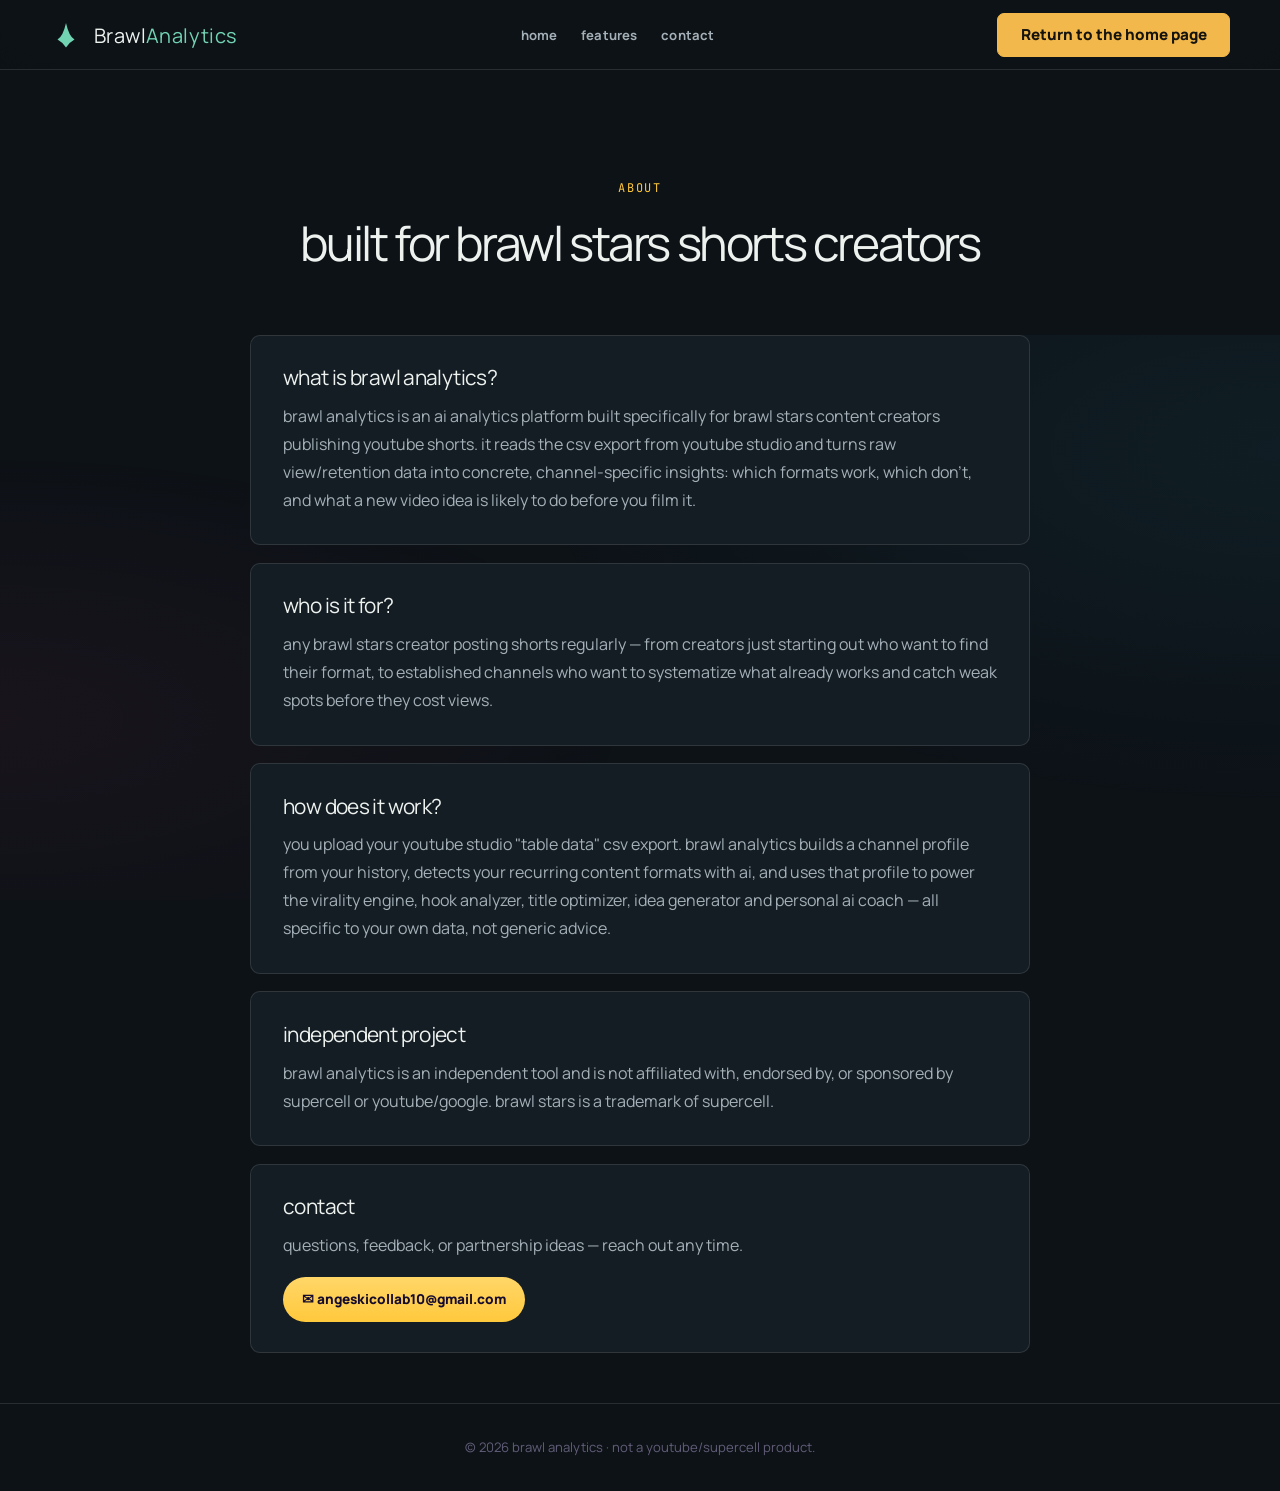
<file: about.html>
<!DOCTYPE html>
<html lang="en">
<head>
<meta charset="UTF-8">
<meta name="viewport" content="width=device-width, initial-scale=1.0">
<title>About | Brawl Analytics</title>
<meta name="description" content="Brawl Analytics is an AI analytics platform built for Brawl Stars YouTube Shorts creators. Learn what it is, who it's for, and how it works.">
<link rel="canonical" href="https://brawl-analytics-official.vercel.app/about.html">    <link rel="icon" href="assets/favicon.svg" type="image/svg+xml">
<link rel="preconnect" href="https://fonts.googleapis.com">
<link rel="preconnect" href="https://fonts.gstatic.com" crossorigin>
<link href="https://fonts.googleapis.com/css2?family=Manrope:wght@400;500;600;700;800&family=JetBrains+Mono:wght@400;500;600;700&display=swap" rel="stylesheet">
<link rel="stylesheet" href="css/css_variables.css">
<link rel="stylesheet" href="css/css_reset.css">
<link rel="stylesheet" href="css/css_layout.css">
<link rel="stylesheet" href="css/css_buttons.css">
<link rel="stylesheet" href="css/css_navbar.css">
<style>
:root{
    --bg:#150B2E; --surface:#1F1240; --primary:#FFC93C; --primary-hover:#FFD668;
    --success:#3EDC9A; --text:#F4F0FF; --muted:#A79BC9;
    --faded:rgba(167,155,201,.55); --border:rgba(244,240,255,.12);
    --font-display:'Plus Jakarta Sans',sans-serif; --font-body:'Manrope',sans-serif; --font-mono:'JetBrains Mono',monospace;
}
*,*::before,*::after{margin:0;padding:0;box-sizing:border-box}
html{scroll-behavior:smooth}
body{
    background:radial-gradient(circle at 12% -10%, rgba(61,220,255,.09), transparent 45%),
        radial-gradient(circle at 100% 0%, rgba(255,201,60,.08), transparent 40%), var(--bg);
    color:var(--text); font-family:var(--font-body); line-height:1.75; -webkit-font-smoothing:antialiased;
}
a{color:var(--secondary)}
.container{width:min(100% - 2.5rem,780px);margin-inline:auto}
.hero{padding:4.5rem 0 2rem;text-align:center}
.eyebrow{display:inline-block;font-family:var(--font-mono);font-size:.75rem;letter-spacing:.14em;text-transform:uppercase;color:var(--primary);margin-bottom:1rem}
.hero h1{font-family:var(--font-display);font-size:clamp(2rem,5vw,3rem);margin-bottom:1rem}
section.card{
    background:linear-gradient(160deg,rgba(31,18,64,.7),rgba(22,13,47,.7));
    border:1px solid var(--border);border-radius:18px;padding:1.9rem 2rem;margin-bottom:1.1rem;
}
section.card h2{font-family:var(--font-display);font-size:1.3rem;margin-bottom:.75rem}
section.card p{color:var(--muted);margin-bottom:.75rem}
section.card p:last-child{margin-bottom:0}
.mail-btn{display:inline-flex;align-items:center;gap:.5rem;margin-top:.4rem;background:linear-gradient(180deg,var(--primary-hover),var(--primary));color:#150B2E;font-weight:800;font-size:.85rem;padding:.65rem 1.2rem;border-radius:999px;text-decoration:none}
footer{border-top:1px solid var(--border);padding:2rem 0;color:var(--faded);font-size:.82rem;text-align:center;margin-top:2rem}
</style>
<link rel="stylesheet" href="css/css_design_refresh.css">
</head>
<body>
<header id="navbar" class="navbar">
    <div class="navbar__inner">
        <a href="index.html" class="logo">
            <img src="assets/favicon.svg" alt="Brawl Analytics logo" width="32" height="32">
            <span class="logo__text">Brawl<strong>Analytics</strong></span>
        </a>
        <nav class="navlinks">
            <a href="index.html">Home</a>
            <a href="features.html">Features</a>
            <a href="https://mail.google.com/mail/?view=cm&fs=1&to=angeskicollab10@gmail.com" target="_blank" rel="noopener">Contact</a>
        </nav>
        <div class="navbar__actions">
            <a href="index.html" class="btn btn-primary">Return to the home page</a>
        </div>
    </div>
</header>

<section class="hero">
    <div class="container">
        <span class="eyebrow">About</span>
        <h1>Built for Brawl Stars Shorts creators</h1>
    </div>
</section>

<div class="container">

    <section class="card">
        <h2>What is Brawl Analytics?</h2>
        <p>Brawl Analytics is an AI analytics platform built specifically for Brawl Stars content creators publishing YouTube Shorts. It reads the CSV export from YouTube Studio and turns raw view/retention data into concrete, channel-specific insights: which formats work, which don't, and what a new video idea is likely to do before you film it.</p>
    </section>

    <section class="card">
        <h2>Who is it for?</h2>
        <p>Any Brawl Stars creator posting Shorts regularly — from creators just starting out who want to find their format, to established channels who want to systematize what already works and catch weak spots before they cost views.</p>
    </section>

    <section class="card">
        <h2>How does it work?</h2>
        <p>You upload your YouTube Studio "Table data" CSV export. Brawl Analytics builds a Channel Profile from your history, detects your recurring content formats with AI, and uses that profile to power the Virality Engine, Hook Analyzer, Title Optimizer, Idea Generator and Personal AI Coach — all specific to your own data, not generic advice.</p>
    </section>

    <section class="card">
        <h2>Independent project</h2>
        <p>Brawl Analytics is an independent tool and is not affiliated with, endorsed by, or sponsored by Supercell or YouTube/Google. Brawl Stars is a trademark of Supercell.</p>
    </section>

    <section class="card">
        <h2>Contact</h2>
        <p>Questions, feedback, or partnership ideas — reach out any time.</p>
        <a class="mail-btn" href="https://mail.google.com/mail/?view=cm&fs=1&to=angeskicollab10@gmail.com" target="_blank" rel="noopener">✉ angeskicollab10@gmail.com</a>
    </section>

</div>

<footer>© 2026 Brawl Analytics · Not a YouTube/Supercell product.</footer>

</body>
</html>
</file>
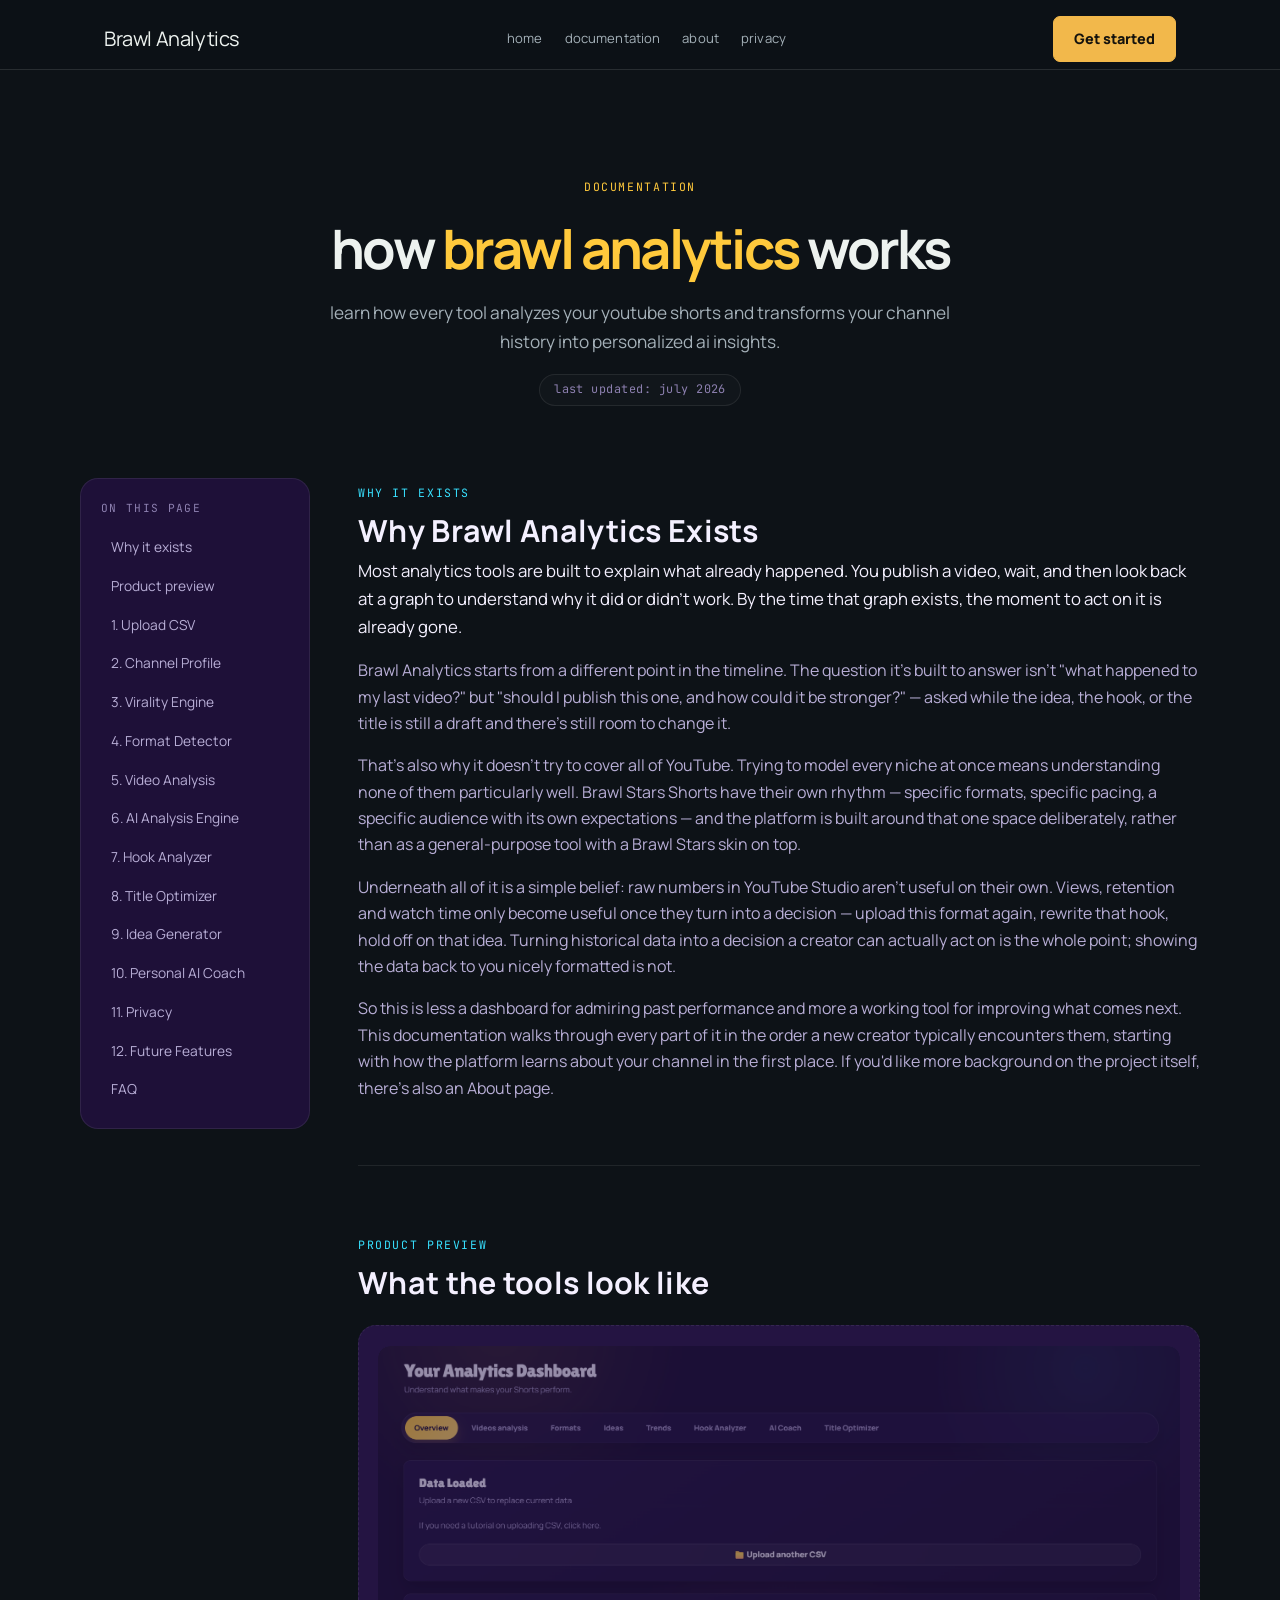
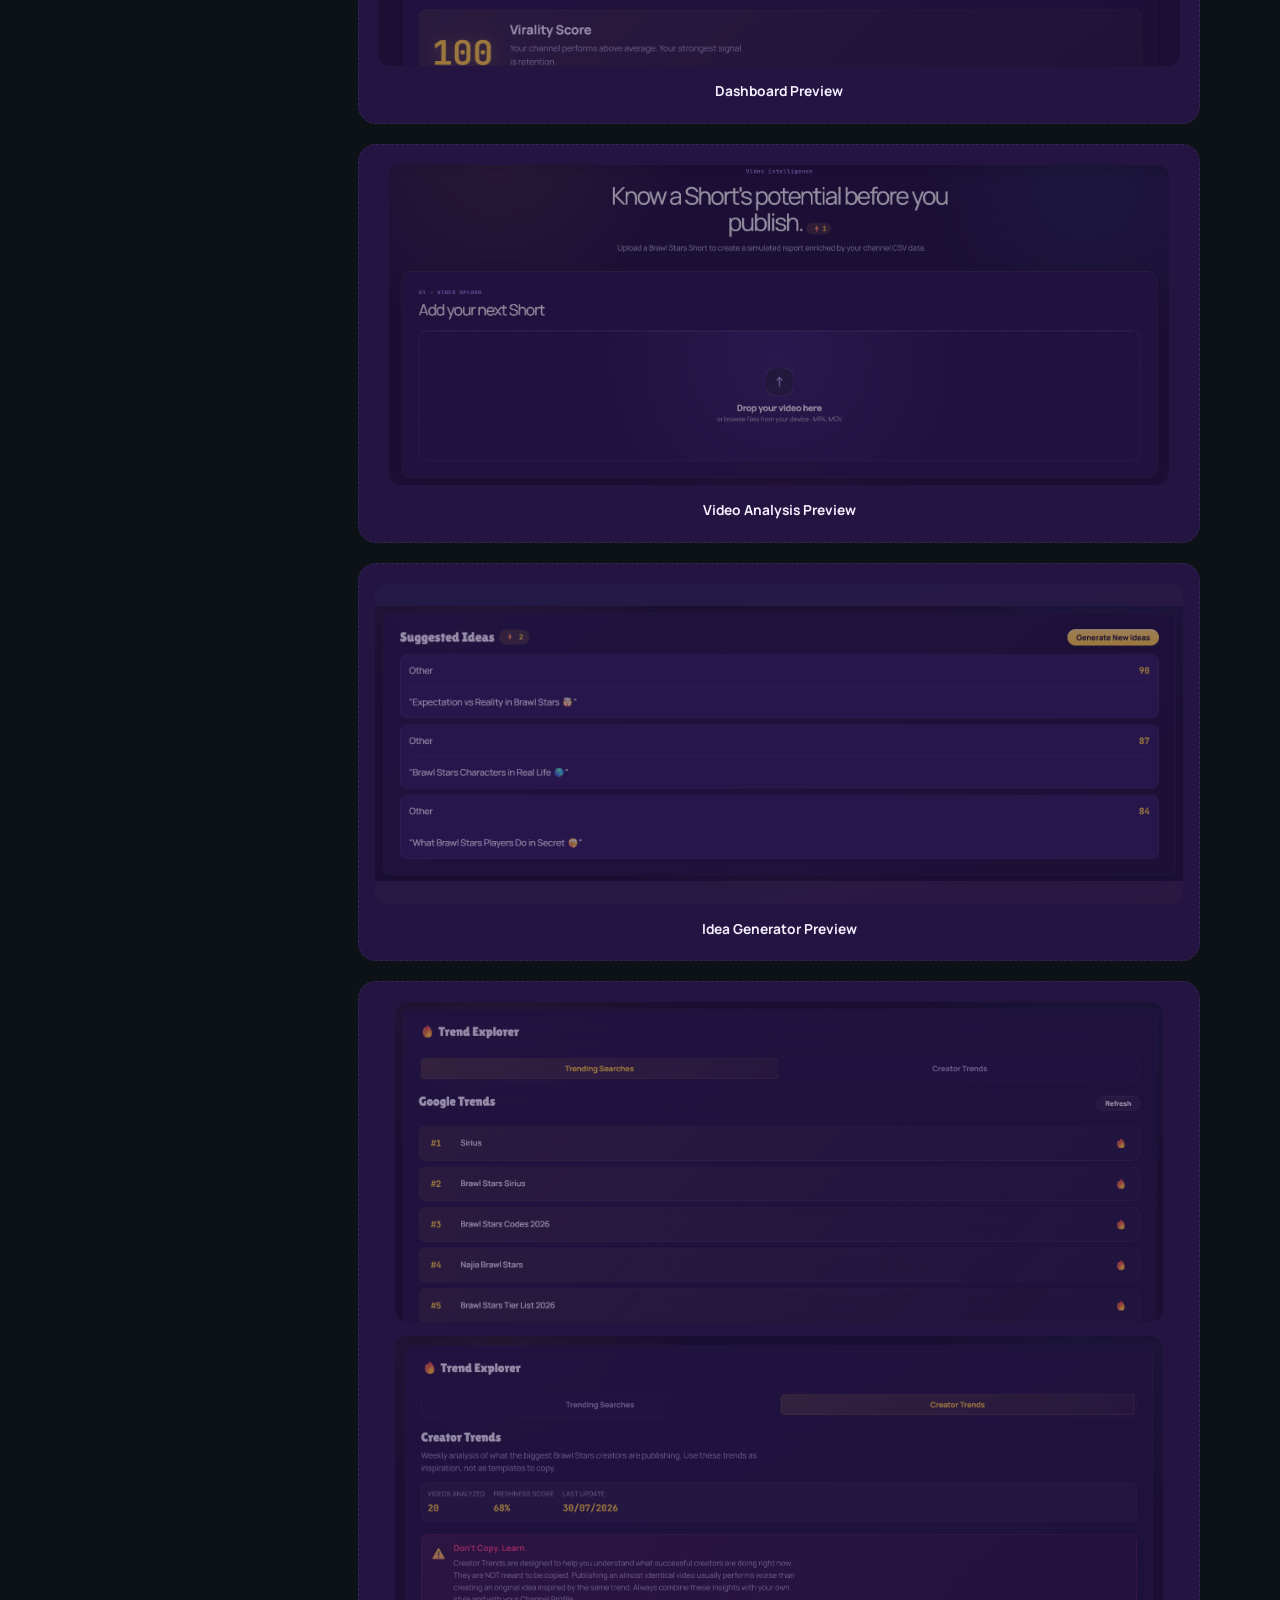
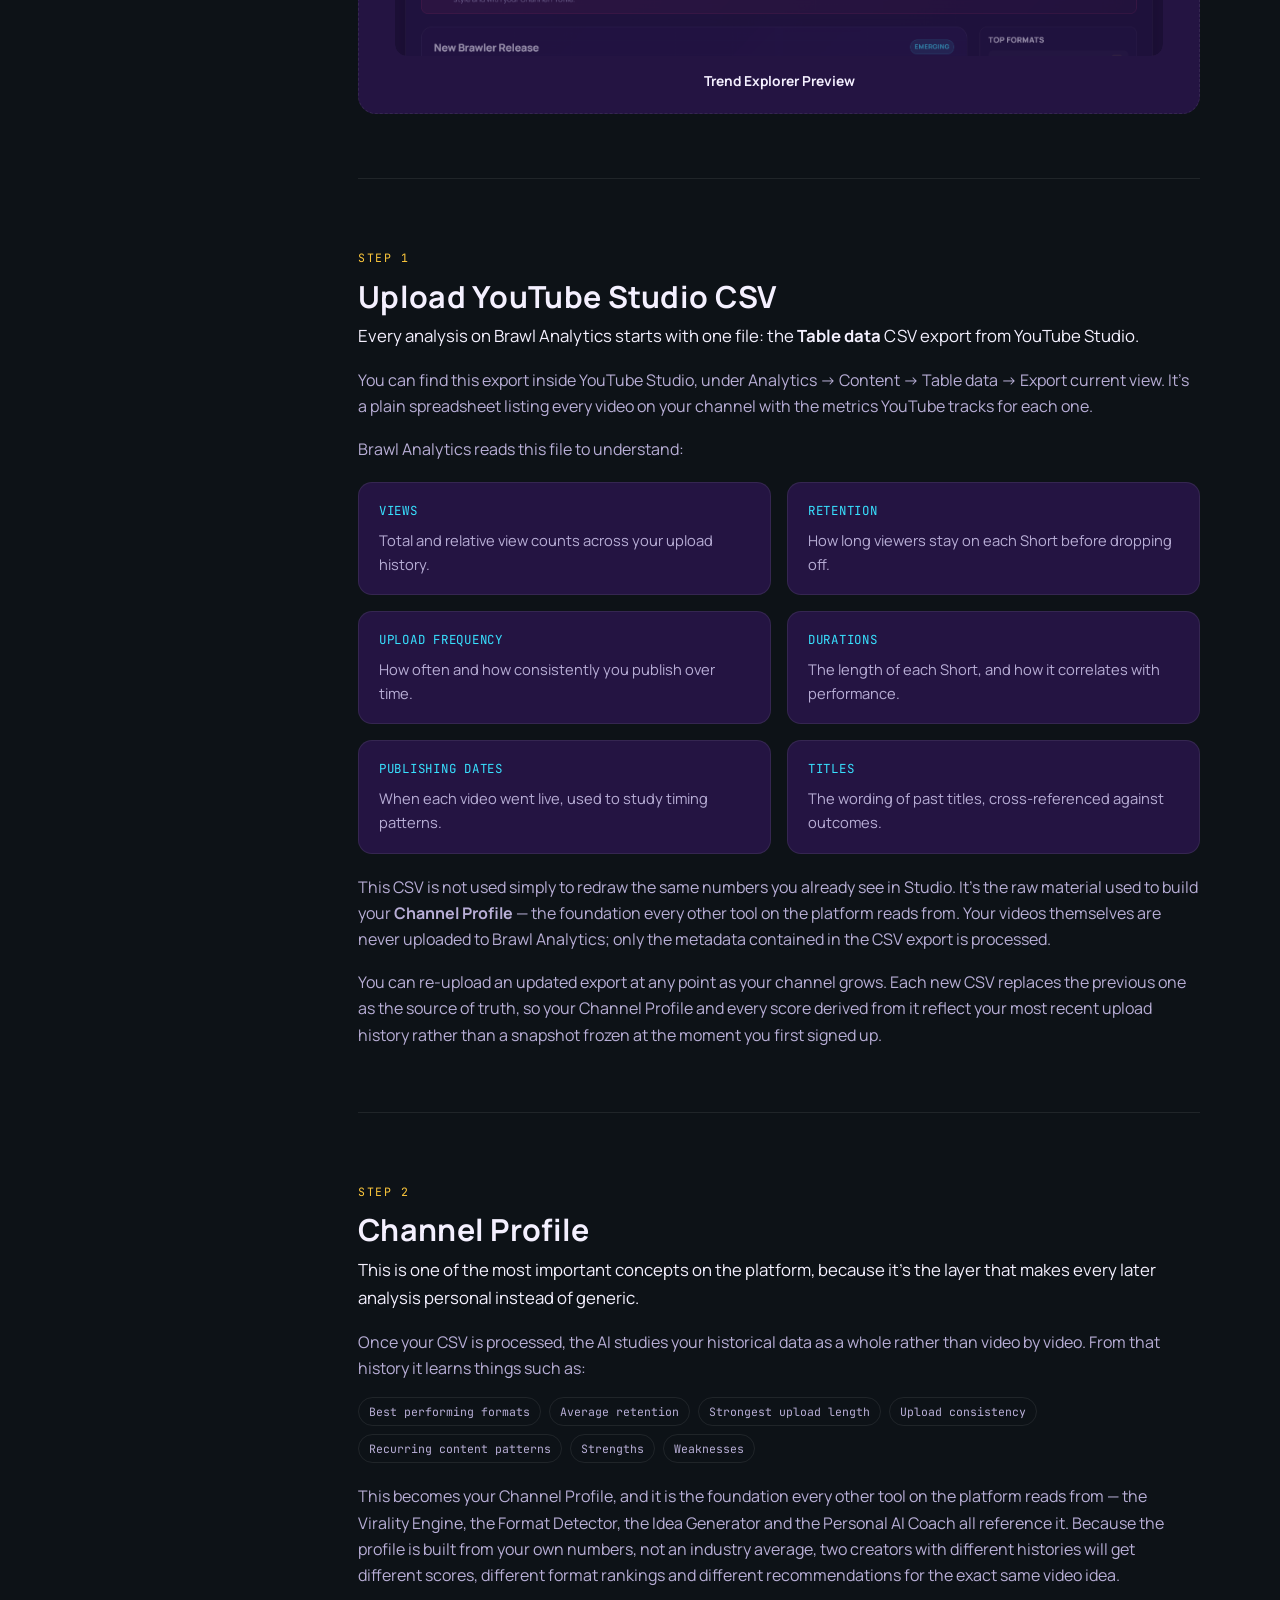
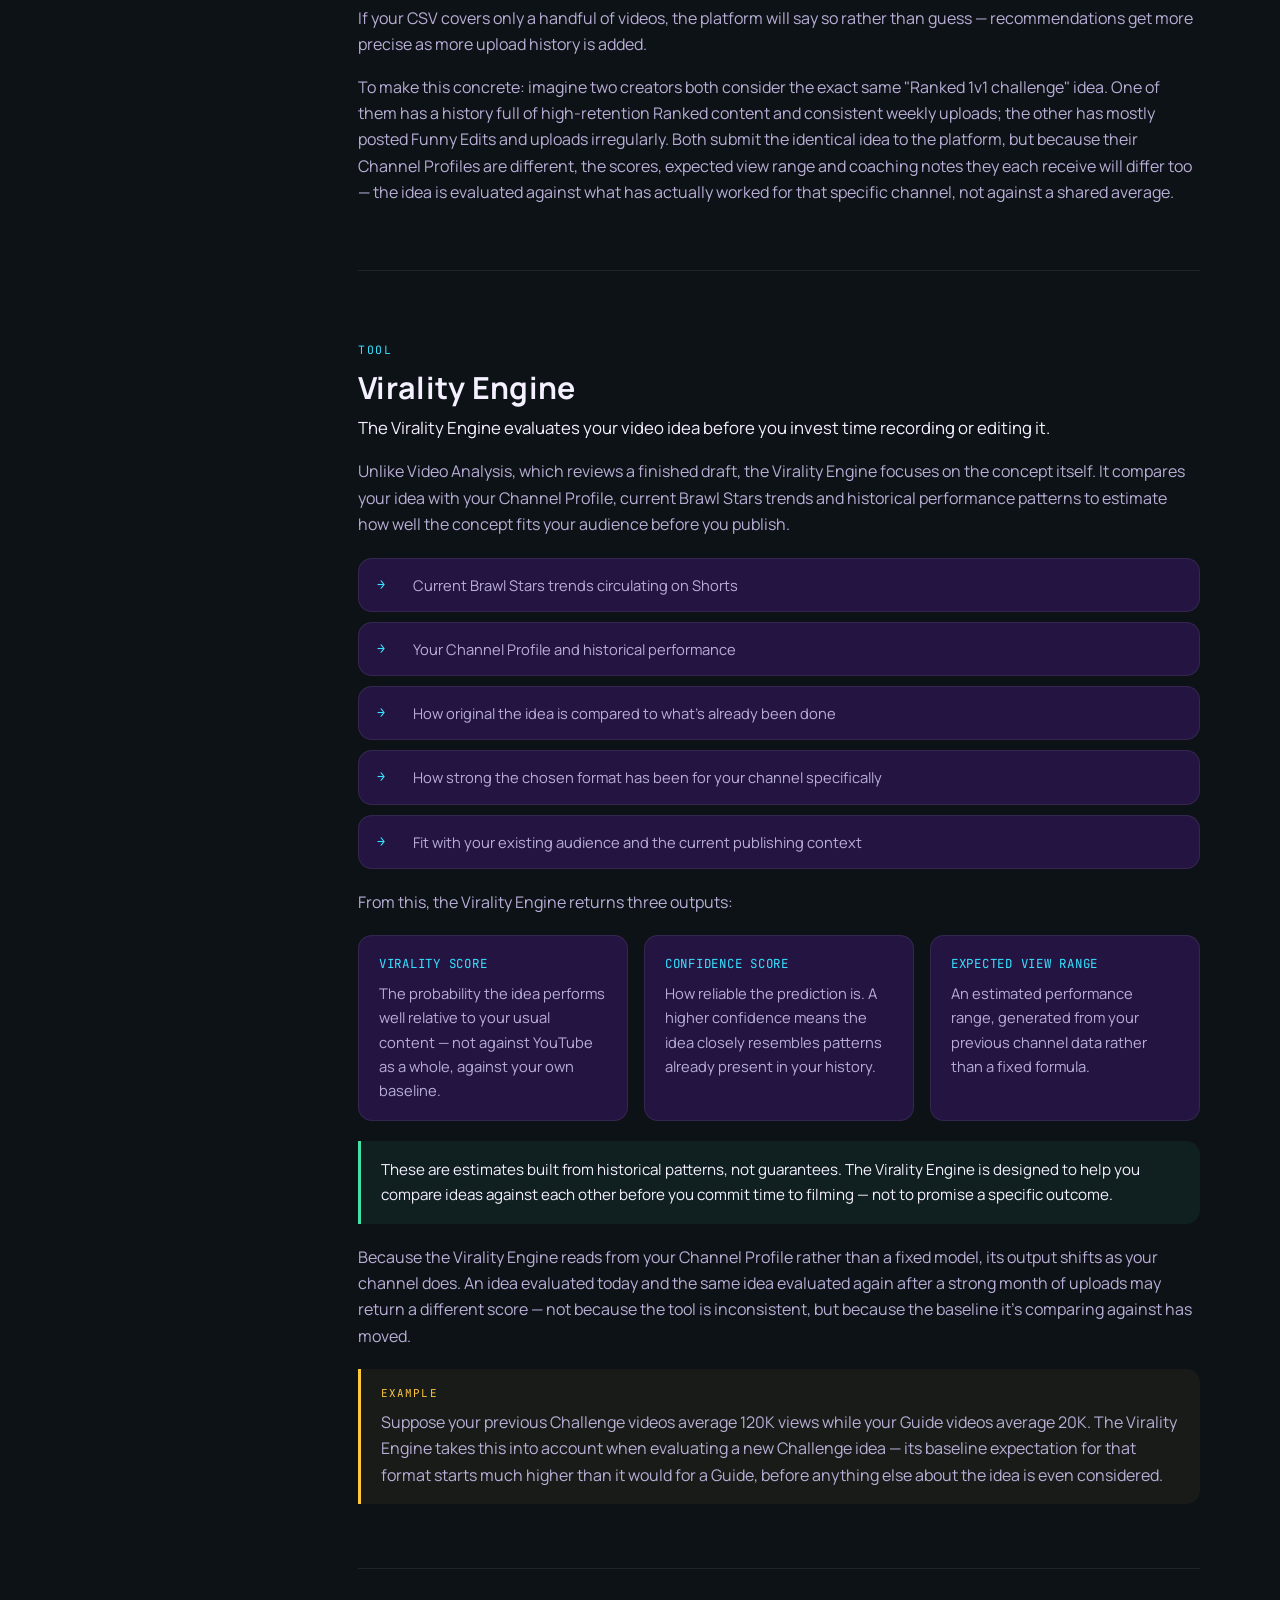
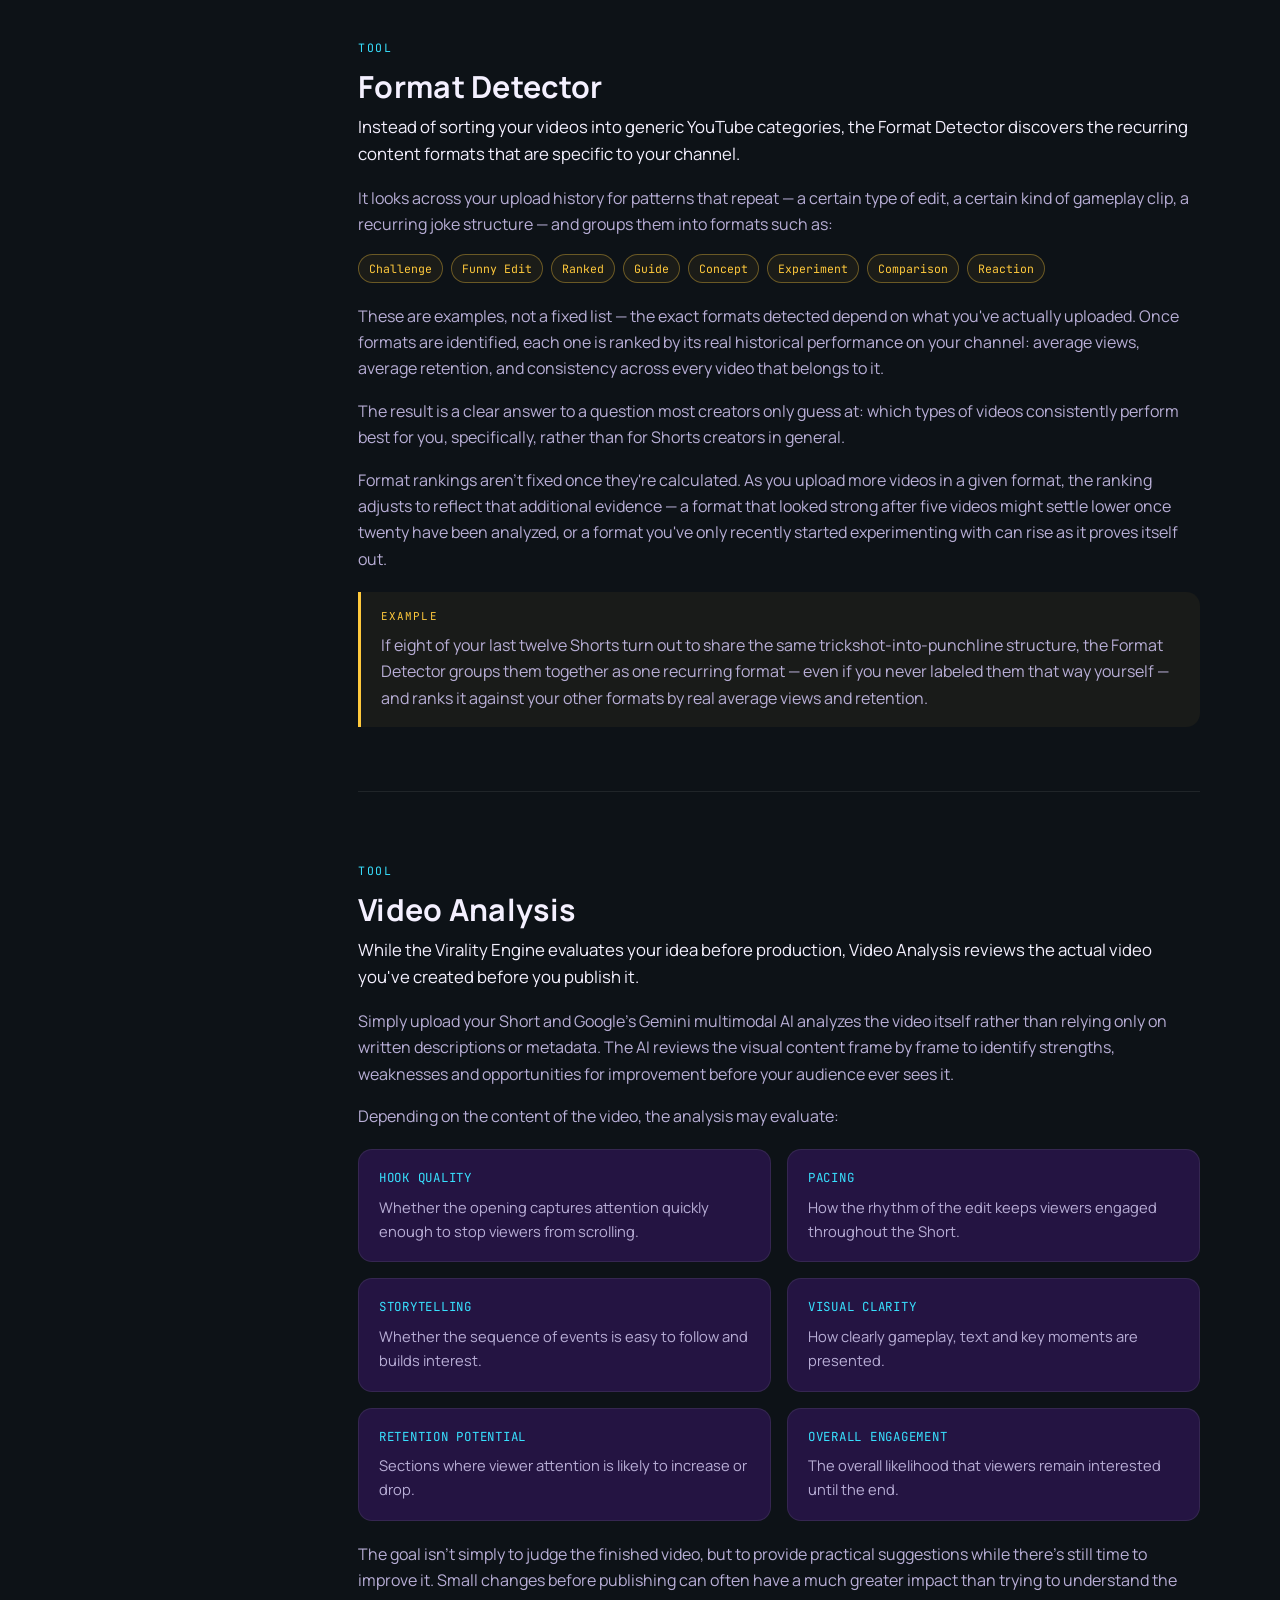
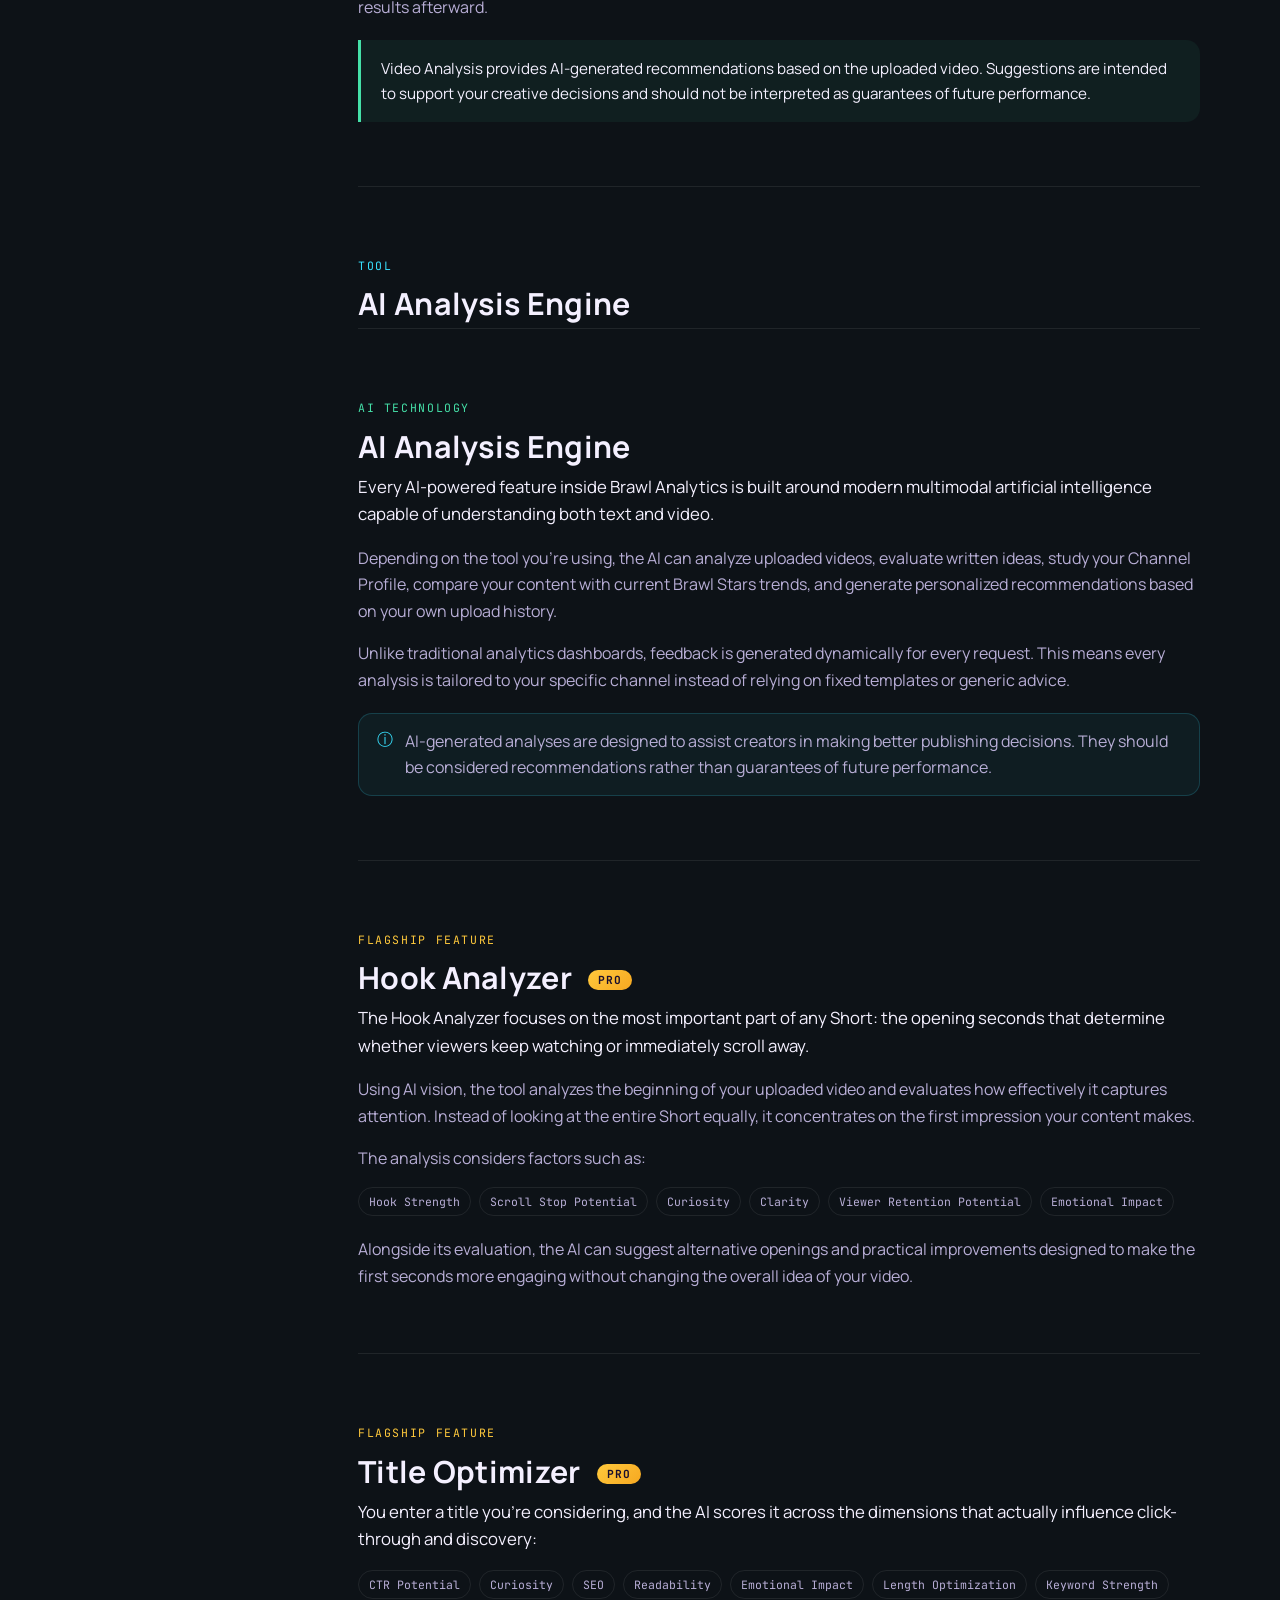
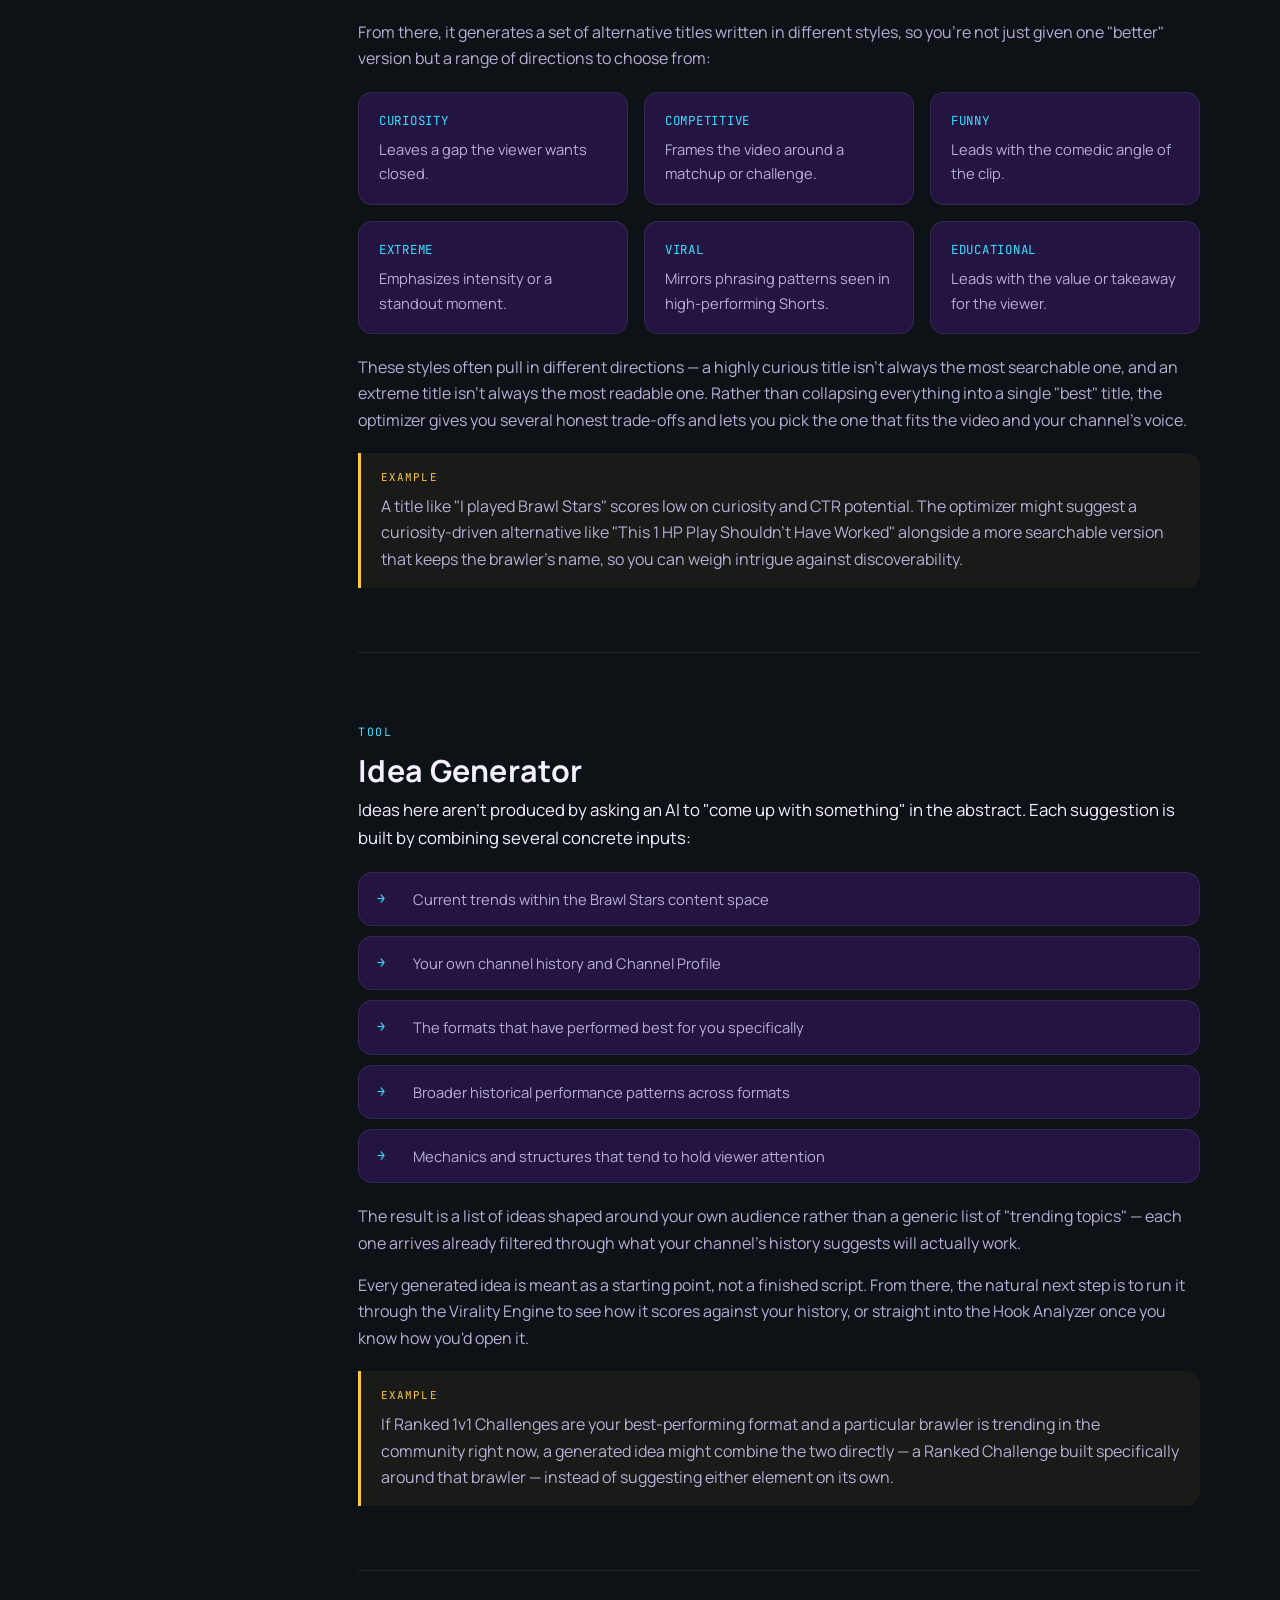
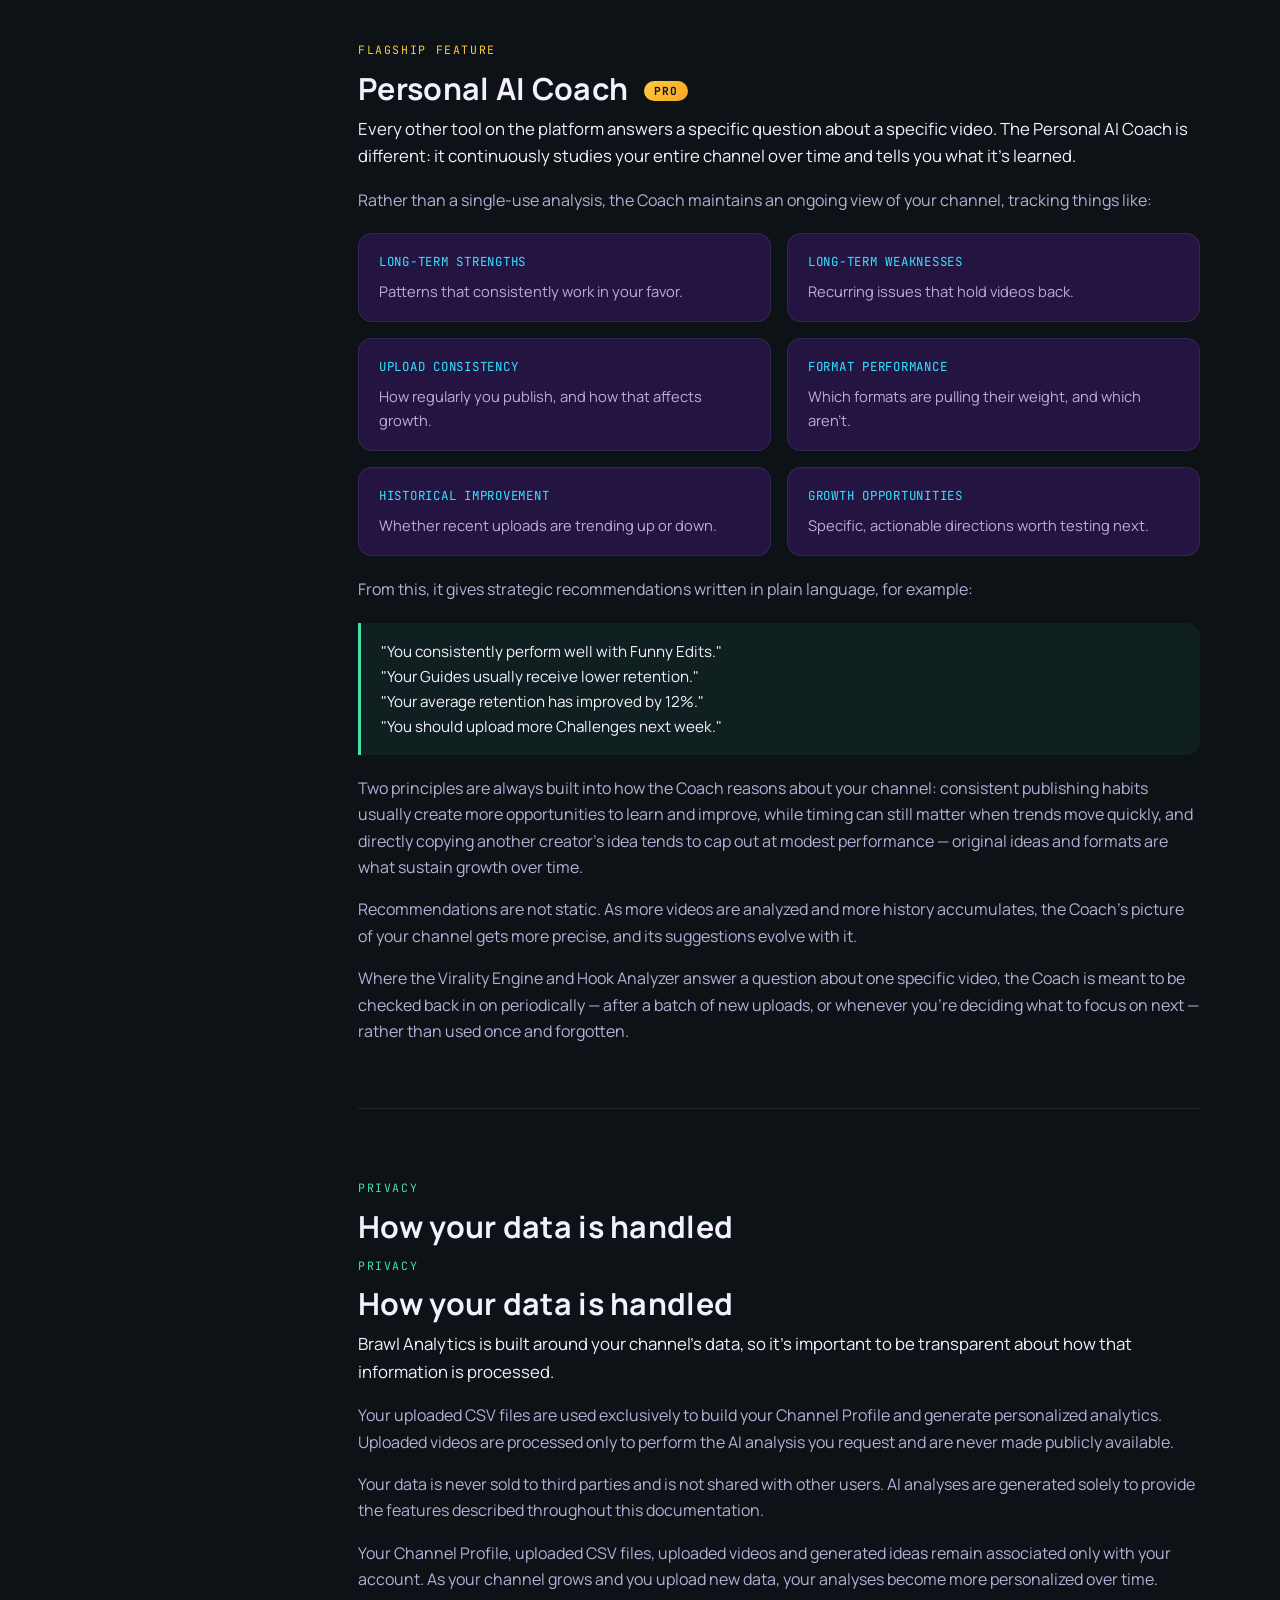
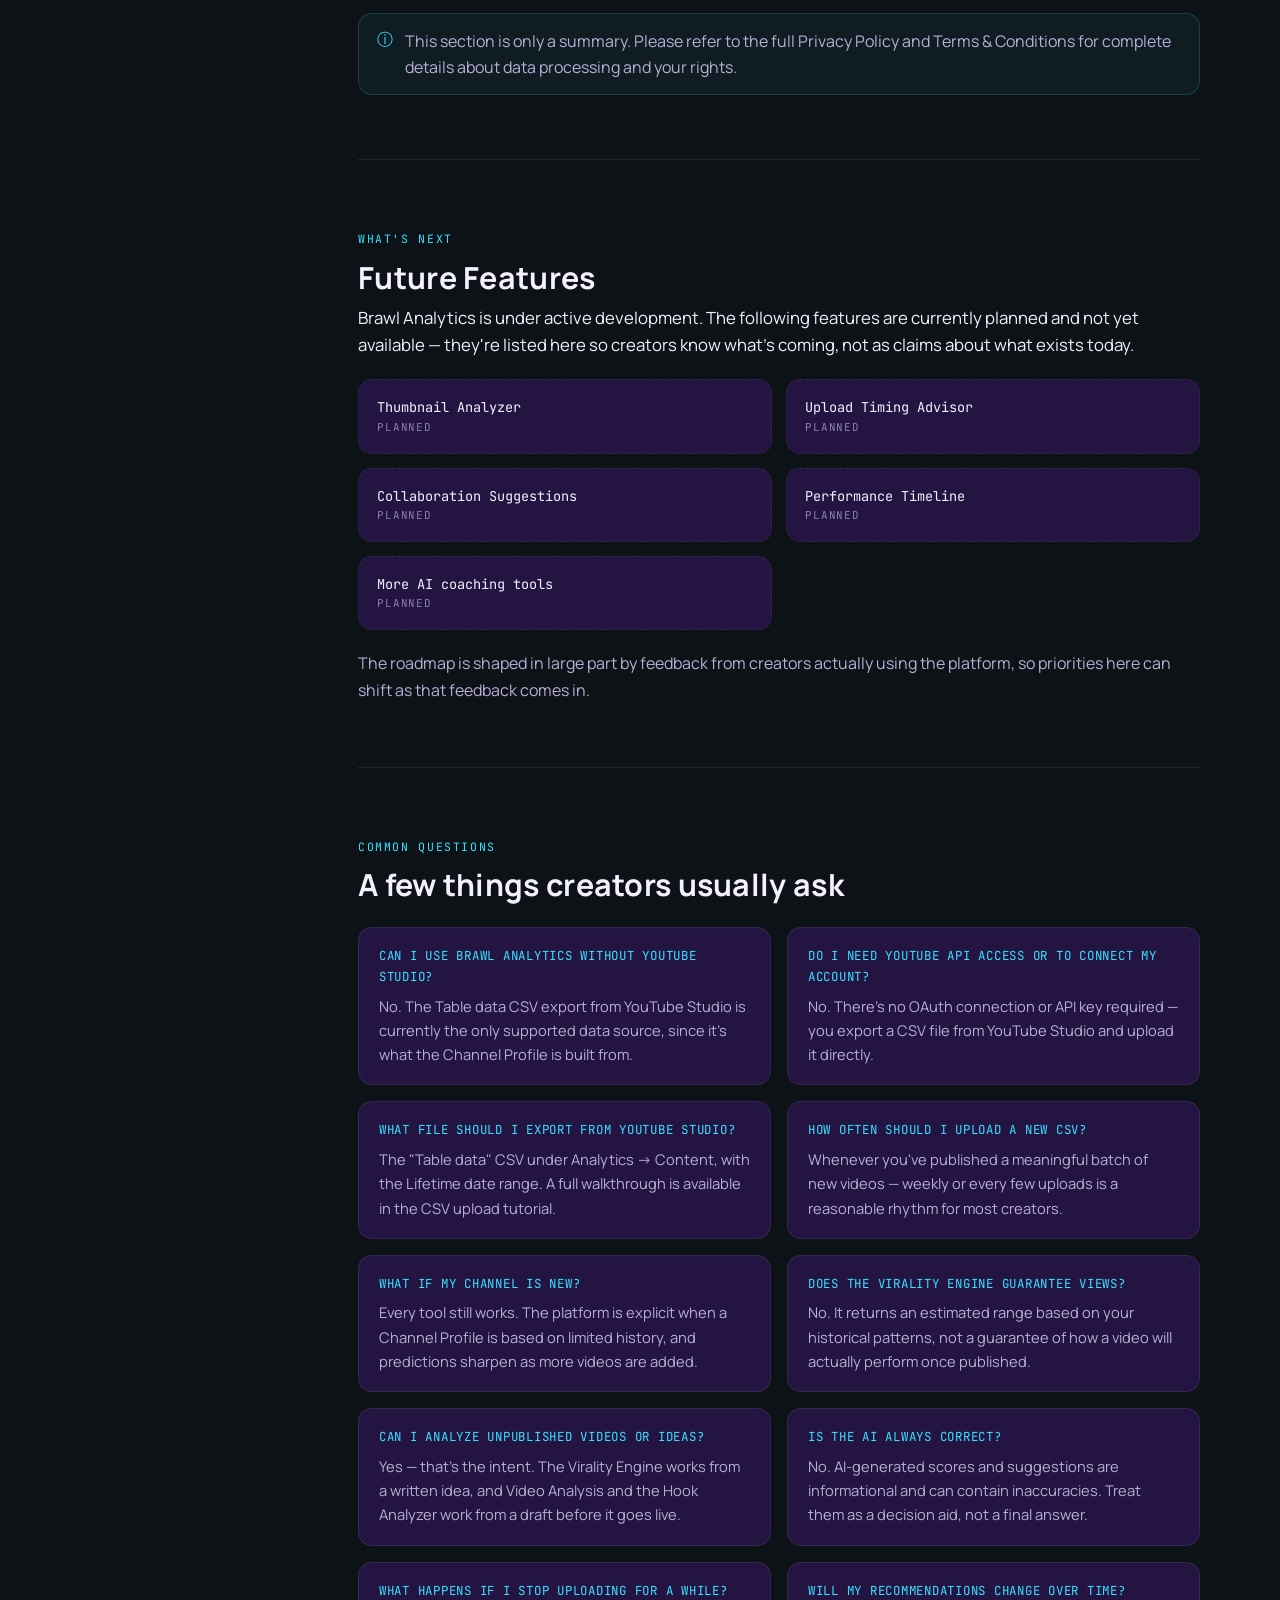
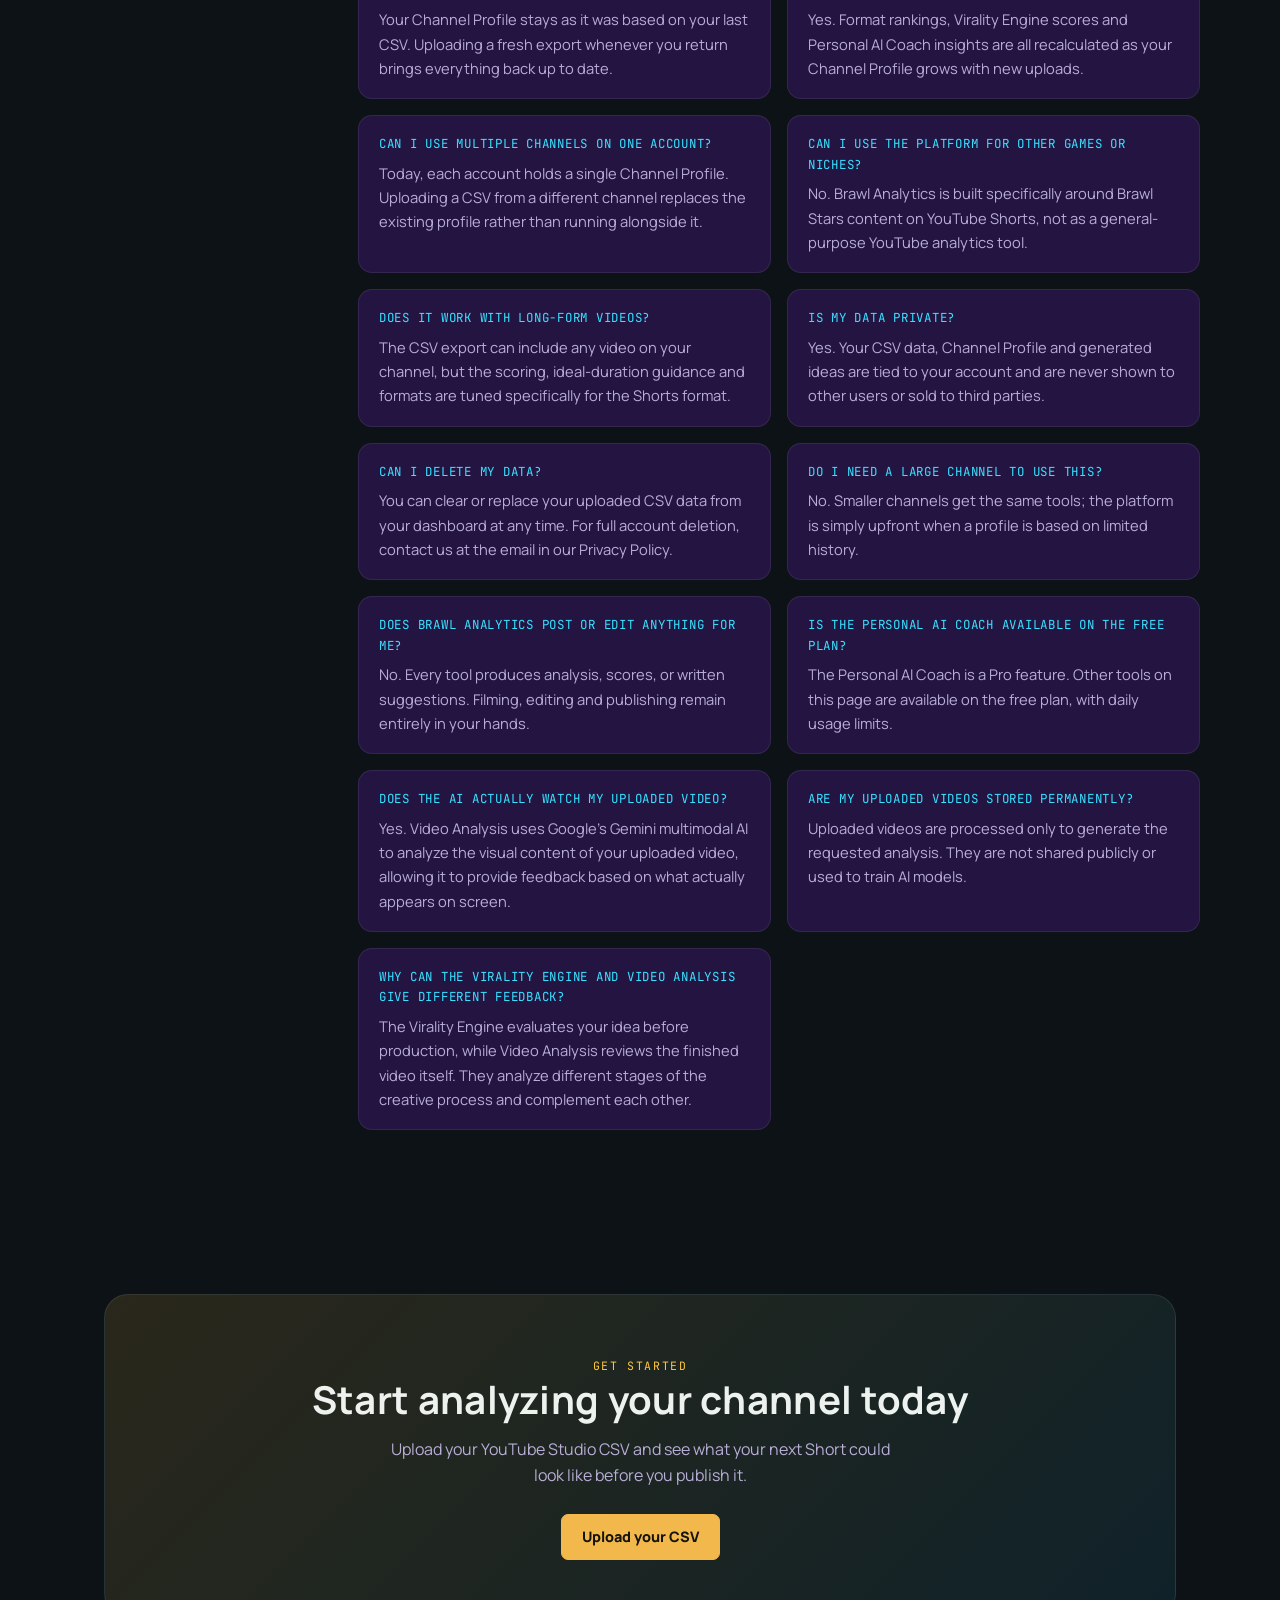
<file: documentation.html>
<!DOCTYPE html>
<html lang="en">
<head>
<meta charset="UTF-8">
<meta name="viewport" content="width=device-width, initial-scale=1.0">
<title>How Brawl Analytics Works — Documentation | Brawl Analytics</title>
<meta name="description" content="A complete guide to every Brawl Analytics tool: CSV upload, Channel Profile, Virality Engine, Format Detector, Hook Analyzer, Title Optimizer, Idea Generator and the Personal AI Coach.">
<link rel="preconnect" href="https://fonts.googleapis.com">
<link rel="preconnect" href="https://fonts.gstatic.com" crossorigin>
<link href="https://fonts.googleapis.com/css2?family=Manrope:wght@400;500;600;700;800&family=JetBrains+Mono:wght@400;500;600;700&display=swap" rel="stylesheet">
<link rel="canonical" href="https://brawl-analytics-official.vercel.app/documentation.html">

<script type="application/ld+json">
{
  "@context": "https://schema.org",
  "@type": "Organization",
  "name": "Brawl Analytics",
  "url": "https://brawl-analytics-official.vercel.app/",
  "logo": "https://brawl-analytics-official.vercel.app/assets/favicon.ico",
  "email": "angeskicollab10@gmail.com",
  "description": "AI-powered analytics platform for Brawl Stars YouTube Shorts creators."
}
</script>

<script type="application/ld+json">
{
  "@context": "https://schema.org",
  "@type": "BreadcrumbList",
  "itemListElement": [
    {
      "@type": "ListItem",
      "position": 1,
      "name": "Home",
      "item": "https://brawl-analytics-official.vercel.app/"
    },
    {
      "@type": "ListItem",
      "position": 2,
      "name": "Documentation",
      "item": "https://brawl-analytics-official.vercel.app/documentation.html"
    }
  ]
}
</script>

<script type="application/ld+json">
{
  "@context": "https://schema.org",
  "@type": "WebPage",
  "name": "How Brawl Analytics Works — Documentation",
  "url": "https://brawl-analytics-official.vercel.app/documentation.html",
  "description": "A complete guide to every Brawl Analytics tool: CSV upload, Channel Profile, Virality Engine, Format Detector, Hook Analyzer, Title Optimizer, Idea Generator and the Personal AI Coach.",
  "isPartOf": {
    "@type": "WebSite",
    "name": "Brawl Analytics",
    "url": "https://brawl-analytics-official.vercel.app/"
  },
  "publisher": {
    "@type": "Organization",
    "name": "Brawl Analytics"
  }
}
</script>

<script type="application/ld+json">
{
  "@context": "https://schema.org",
  "@type": "TechArticle",
  "headline": "How Brawl Analytics Works",
  "description": "Documentation covering CSV upload, the Channel Profile, the Virality Engine, Format Detector, Video Analysis, Hook Analyzer, Title Optimizer, Idea Generator and the Personal AI Coach.",
  "dateModified": "2026-07-01",
  "author": {
    "@type": "Organization",
    "name": "Brawl Analytics"
  },
  "publisher": {
    "@type": "Organization",
    "name": "Brawl Analytics",
    "logo": {
      "@type": "ImageObject",
      "url": "https://brawl-analytics-official.vercel.app/assets/favicon.ico"
    }
  },
  "mainEntityOfPage": "https://brawl-analytics-official.vercel.app/documentation.html"
}
</script>

<style>
  :root{
    --bg-deep: #150a26;
    --bg-panel: #1e1038;
    --bg-panel-alt: #241442;
    --border-soft: rgba(255,255,255,0.08);
    --text-primary: #f4f0ff;
    --text-secondary: #b8aed6;
    --text-muted: #8d80b0;
    --gold: #ffc93c;
    --gold-deep: #f6a821;
    --cyan: #38e1ff;
    --green: #45e0a8;
    --font-display: 'Plus Jakarta Sans', system-ui, sans-serif;
    --font-body: 'Manrope', system-ui, sans-serif;
    --font-mono: 'JetBrains Mono', monospace;
    --radius-card: 18px;
    --radius-pill: 999px;
  }

  *{box-sizing:border-box;}
  html{scroll-behavior:smooth;}
  body{
    margin:0;
    background:
      radial-gradient(circle at 15% 0%, rgba(56,225,255,0.10), transparent 45%),
      radial-gradient(circle at 85% 10%, rgba(255,201,60,0.08), transparent 40%),
      var(--bg-deep);
    color:var(--text-primary);
    font-family:var(--font-body);
    line-height:1.65;
    -webkit-font-smoothing:antialiased;
  }
  a{color:inherit;text-decoration:none;}
  h1,h2,h3{font-family:var(--font-display);letter-spacing:0.3px;line-height:1.15;margin:0;}
  .eyebrow{
    font-family:var(--font-mono);
    font-size:0.72rem;
    letter-spacing:0.14em;
    text-transform:uppercase;
    color:var(--cyan);
    display:inline-flex;
    align-items:center;
    gap:8px;
  }
  .eyebrow.gold{color:var(--gold);}
  .eyebrow.green{color:var(--green);}
  .wrap{max-width:1120px;margin:0 auto;padding:0 24px;}
  @media (max-width:480px){.wrap{padding:0 16px;}}
  img{display:block;max-width:100%;border-radius:14px;border:1px solid var(--border)}

  /* NAV */
  .nav{
    position:sticky;top:0;z-index:50;
    background:rgba(21,10,38,0.85);
    backdrop-filter:blur(10px);
    border-bottom:1px solid var(--border-soft);
  }
  .nav-inner{
    max-width:1120px;margin:0 auto;padding:16px 24px;
    display:flex;align-items:center;justify-content:space-between;
  }
  @media (max-width:480px){.nav-inner{padding:16px 16px;}}
  .logo{font-family:var(--font-display);font-size:1.25rem;color:var(--gold);}
  .nav-links{display:flex;align-items:center;gap:22px;font-size:0.92rem;color:var(--text-secondary);}
  .nav-links a:hover{color:var(--text-primary);}
  .btn{
    font-family:var(--font-body);font-weight:700;font-size:0.9rem;
    padding:10px 20px;border-radius:var(--radius-pill);
    display:inline-block;border:1px solid transparent;
  }
  .btn-primary{
    background:linear-gradient(135deg, var(--gold), var(--gold-deep));
    color:#1a0f2e;
    box-shadow:0 8px 24px rgba(255,201,60,0.25);
  }
  .btn-ghost{
    border-color:var(--border-soft); color:var(--text-primary);
  }

  /* HERO */
  .hero{padding:88px 0 56px;text-align:center;}
  @media (max-width:480px){.hero{padding:60px 0 40px;}}
  .hero h1{font-size:clamp(2.1rem, 5vw, 3.4rem); color:var(--text-primary); max-width:820px; margin:18px auto 0;}
  .hero h1 span{color:var(--gold);}
  .hero p.subtitle{
    max-width:620px;margin:20px auto 0;color:var(--text-secondary);
    font-size:1.08rem;
  }
  .updated-label{
    display:inline-block;margin-top:18px;
    font-family:var(--font-mono);font-size:0.74rem;
    color:var(--text-muted);letter-spacing:0.04em;
    border:1px solid var(--border-soft);
    padding:5px 14px;border-radius:var(--radius-pill);
    background:rgba(255,255,255,0.02);
  }

  .shots-grid{width:100%; display:grid;grid-template-columns:1fr;gap:20px;margin-top:24px;}
  .shot-card{
    background:var(--bg-panel-alt);
    border:1px dashed var(--border-soft);
    border-radius:var(--radius-card);
    padding:20px 16px;text-align:center;
    width:100%;display:flex;flex-direction:column;align-items:center;
  }
  .shot-frame{
    height:320px;display:flex;align-items:center;justify-content:center;
    font-size:1.8rem;opacity:0.55;
    background:linear-gradient(160deg, rgba(56,225,255,0.06), rgba(255,201,60,0.05));
    border-radius:12px;margin-bottom:14px;
    overflow:hidden;
  }
  .shot-frame img{
    width:100%;height:100%;object-fit:contain;border-radius:12px;
  }
  .shot-label{font-size:0.86rem;font-weight:700;color:var(--text-primary);}
  .shot-note{font-family:var(--font-mono);font-size:0.68rem;color:var(--text-muted);letter-spacing:0.08em;text-transform:uppercase;margin-top:4px;}

  .example-callout{
    border-left:3px solid var(--gold);
    background:rgba(255,201,60,0.05);
    border-radius:0 14px 14px 0;
    padding:16px 20px;margin:20px 0;
  }
  .example-callout .ex-label{
    font-family:var(--font-mono);font-size:0.68rem;letter-spacing:0.1em;
    text-transform:uppercase;color:var(--gold);display:block;margin-bottom:6px;
  }
  .example-callout p{margin:0;color:var(--text-primary);font-size:0.92rem;}

  .info-note{
    display:flex;gap:12px;align-items:flex-start;
    background:rgba(56,225,255,0.05);border:1px solid rgba(56,225,255,0.18);
    border-radius:14px;padding:14px 18px;margin:20px 0;
  }
  .info-note .dot{color:var(--cyan);font-size:1rem;line-height:1.4;}
  .info-note p{margin:0;font-size:0.9rem;color:var(--text-secondary);}

  /* LAYOUT: sidebar + content */
  .doc-layout{
    display:grid;grid-template-columns:230px 1fr;gap:48px;
    align-items:start;padding:24px 0 100px;
  }
  @media (max-width:480px){.doc-layout{padding:16px 0 60px;}}
  .toc{
    position:sticky;top:88px;
    background:var(--bg-panel);
    border:1px solid var(--border-soft);
    border-radius:var(--radius-card);
    padding:20px;
  }
  .toc-title{font-family:var(--font-mono);font-size:0.7rem;letter-spacing:0.12em;text-transform:uppercase;color:var(--text-muted);margin-bottom:12px;}
  .toc ul{list-style:none;margin:0;padding:0;display:flex;flex-direction:column;gap:2px;}
  .toc a{
    display:block;padding:7px 10px;border-radius:10px;
    font-size:0.86rem;color:var(--text-secondary);
  }
  .toc a:hover{background:var(--bg-panel-alt);color:var(--text-primary);}

  .content section{margin-bottom:64px;scroll-margin-top:90px;}
  @media (max-width:480px){.content section{margin-bottom:48px;}}
  .content h2{font-size:clamp(1.5rem,3vw,1.9rem);color:var(--text-primary);margin:10px 0 6px;}
  .content p{color:var(--text-secondary);font-size:1rem;}
  .content .lede{color:var(--text-primary);font-size:1.05rem;margin-top:8px;}
  @media (max-width:480px){.content h2{margin:8px 0 4px;}.content p{font-size:0.95rem;}}

  .card{
    background:var(--bg-panel);
    border:1px solid var(--border-soft);
    border-radius:var(--radius-card);
    padding:24px;
  }
  @media (max-width:480px){.card{padding:16px;}}
  .card-grid{display:grid;gap:16px;margin-top:20px;}
  .cols-2{grid-template-columns:repeat(2,1fr);}
  .cols-3{grid-template-columns:repeat(3,1fr);}

  .metric-card{
    background:var(--bg-panel-alt);
    border:1px solid var(--border-soft);
    border-radius:14px;padding:18px 20px;
  }
  .metric-card .m-title{font-family:var(--font-mono);font-size:0.78rem;color:var(--cyan);text-transform:uppercase;letter-spacing:0.06em;margin-bottom:6px;}
  .metric-card p{margin:0;font-size:0.92rem;color:var(--text-secondary);}

  .tag{
    font-family:var(--font-mono);font-size:0.72rem;
    padding:4px 10px;border-radius:var(--radius-pill);
    border:1px solid var(--border-soft);color:var(--text-secondary);
    display:inline-block;
  }
  .tag.format{color:var(--gold);border-color:rgba(255,201,60,0.35);background:rgba(255,201,60,0.06);}
  .tag-row{display:flex;flex-wrap:wrap;gap:8px;margin-top:16px;}

  .pro-badge{
    font-family:var(--font-mono);font-size:0.7rem;letter-spacing:0.08em;
    background:linear-gradient(135deg, var(--gold), var(--gold-deep));
    color:#1a0f2e;padding:3px 10px;border-radius:var(--radius-pill);
    margin-left:10px;vertical-align:middle;
  }

  .flow{display:flex;flex-direction:column;gap:10px;margin-top:20px;}
  .flow-step{
    display:flex;gap:14px;align-items:flex-start;
    background:var(--bg-panel-alt);border:1px solid var(--border-soft);
    border-radius:14px;padding:14px 18px;
  }
  .flow-step .num{
    font-family:var(--font-mono);color:var(--cyan);font-size:0.85rem;
    min-width:22px;
  }
  .flow-step p{margin:0;font-size:0.92rem;}

  .quote-callout{
    border-left:3px solid var(--green);
    background:rgba(69,224,168,0.06);
    border-radius:0 14px 14px 0;
    padding:16px 20px;margin:20px 0;
    font-style:normal;color:var(--text-primary);font-size:0.95rem;
  }

  .divider{height:1px;background:var(--border-soft);margin:0 0 64px;}

  .roadmap-grid{display:grid;grid-template-columns:repeat(2,1fr);gap:14px;margin-top:20px;}
  .roadmap-item{
    background:var(--bg-panel-alt);border:1px dashed var(--border-soft);
    border-radius:14px;padding:16px 18px;
  }
  .roadmap-item .m-title{font-family:var(--font-mono);font-size:0.85rem;color:var(--text-primary);}
  .roadmap-item .planned{font-family:var(--font-mono);font-size:0.68rem;color:var(--text-muted);letter-spacing:0.08em;}

  /* CTA */
  .cta{
    background:linear-gradient(135deg, rgba(255,201,60,0.12), rgba(56,225,255,0.08));
    border:1px solid var(--border-soft);
    border-radius:24px;padding:56px 40px;text-align:center;
    margin:0 auto 90px;
  }
  .cta h2{font-size:clamp(1.7rem,4vw,2.4rem);}
  .cta p{max-width:520px;margin:14px auto 26px;color:var(--text-secondary);}

  footer{border-top:1px solid var(--border-soft);padding:44px 0 28px;color:var(--text-muted);font-size:0.85rem;}
  .footer-grid{display:flex;justify-content:space-between;flex-wrap:wrap;gap:24px;margin-bottom:24px;}
  .footer-brand{font-family:var(--font-display);color:var(--text-secondary);font-size:1.05rem;}
  .footer-links{display:flex;flex-wrap:wrap;gap:18px;font-size:0.86rem;}
  .footer-links a:hover{color:var(--text-primary);}
  .footer-legal{border-top:1px solid var(--border-soft);padding-top:18px;font-size:0.78rem;text-align:center;}

  @media (max-width:860px){
    .doc-layout{grid-template-columns:1fr;}
    .toc{position:relative;top:0;}
    .cols-2,.cols-3{grid-template-columns:1fr;}
    .roadmap-grid{grid-template-columns:1fr;}
    .shots-grid{grid-template-columns:repeat(2,1fr);}
    .nav-links{display:none;}
    .footer-grid{flex-direction:column;text-align:center;}
    .footer-links{justify-content:center;}
    .card-grid{gap:12px;}
    .metric-card{padding:16px;}
  }
  @media (max-width:480px){
    .shots-grid{grid-template-columns:1fr;}
    .shot-frame{height:160px;}
    .card{padding:20px 16px;}
    .hero{padding:64px 0 40px;}
    .cta{padding:40px 24px;}
  }
</style>
<link rel="stylesheet" href="css/css_design_refresh.css">
</head>
<body>

<nav class="nav">
  <div class="nav-inner">
    <a class="logo" href="index.html">Brawl Analytics</a>
    <div class="nav-links">
      <a href="index.html">Home</a>
      <a href="documentation.html">Documentation</a>
      <a href="about.html">About</a>
      <a href="#privacy">Privacy</a>
    </div>
    <a class="btn btn-primary" href="index.html#signup">Get started</a>
  </div>
</nav>

<header class="hero">
  <div class="wrap">
    <span class="eyebrow gold">DOCUMENTATION</span>
    <h1>How <span>Brawl Analytics</span> Works</h1>
    <p class="subtitle">Learn how every tool analyzes your YouTube Shorts and transforms your channel history into personalized AI insights.</p>
    <span class="updated-label">Last updated: July 2026</span>
  </div>
</header>

<div class="wrap doc-layout">
  <aside class="toc">
    <div class="toc-title">On this page</div>
    <ul>
      <li><a href="#why-it-exists">Why it exists</a></li>
      <li><a href="#preview">Product preview</a></li>
      <li><a href="#csv-upload">1. Upload CSV</a></li>
      <li><a href="#channel-profile">2. Channel Profile</a></li>
      <li><a href="#virality-engine">3. Virality Engine</a></li>
      <li><a href="#format-detector">4. Format Detector</a></li>
      <li><a href="#video-analysis">5. Video Analysis</a></li>
      <li><a href="#ai-analysis">6. AI Analysis Engine</a></li>
      <li><a href="#hook-analyzer">7. Hook Analyzer</a></li>
      <li><a href="#title-optimizer">8. Title Optimizer</a></li>
      <li><a href="#idea-generator">9. Idea Generator</a></li>
      <li><a href="#ai-coach">10. Personal AI Coach</a></li>
      <li><a href="#privacy">11. Privacy</a></li>
      <li><a href="#roadmap">12. Future Features</a></li>
      <li><a href="#faq">FAQ</a></li>
    </ul>
  </aside>

  <main class="content">

    <section id="why-it-exists">
      <span class="eyebrow">Why it exists</span>
      <h2>Why Brawl Analytics Exists</h2>
      <p class="lede">Most analytics tools are built to explain what already happened. You publish a video, wait, and then look back at a graph to understand why it did or didn't work. By the time that graph exists, the moment to act on it is already gone.</p>
      <p>Brawl Analytics starts from a different point in the timeline. The question it's built to answer isn't "what happened to my last video?" but "should I publish this one, and how could it be stronger?" — asked while the idea, the hook, or the title is still a draft and there's still room to change it.</p>
      <p>That's also why it doesn't try to cover all of YouTube. Trying to model every niche at once means understanding none of them particularly well. Brawl Stars Shorts have their own rhythm — specific formats, specific pacing, a specific audience with its own expectations — and the platform is built around that one space deliberately, rather than as a general-purpose tool with a Brawl Stars skin on top.</p>
      <p>Underneath all of it is a simple belief: raw numbers in YouTube Studio aren't useful on their own. Views, retention and watch time only become useful once they turn into a decision — upload this format again, rewrite that hook, hold off on that idea. Turning historical data into a decision a creator can actually act on is the whole point; showing the data back to you nicely formatted is not.</p>
      <p>So this is less a dashboard for admiring past performance and more a working tool for improving what comes next. This documentation walks through every part of it in the order a new creator typically encounters them, starting with how the platform learns about your channel in the first place. If you'd like more background on the project itself, there's also an <a href="about.html">About page</a>.</p>
    </section>

    <div class="divider"></div>

    <section id="preview">
      <span class="eyebrow">Product preview</span>
      <h2>What the tools look like</h2>
      <div class="shots-grid">
        <div class="shot-card"><div class="shot-frame"><img src="assets/dashboard.png" alt="Dashboard Preview"></div><div class="shot-label">Dashboard Preview</div></div>
        <div class="shot-card"><div class="shot-frame"><img src="assets/video-analysis.png" alt="Video Analysis Preview"></div><div class="shot-label">Video Analysis Preview</div></div>
        <div class="shot-card"><div class="shot-frame"><img src="assets/idea-generator.png" alt="Idea Generator Preview"></div><div class="shot-label">Idea Generator Preview</div></div>
        <div class="shot-card"><div class="shot-frame"><img src="assets/search-trends.png" alt="Search Trends Preview"></div> <div class="shot-frame"><img src="assets/creators-trends.png" alt="Creators Trends Preview"></div><div class="shot-label">Trend Explorer Preview</div></div>
      </div>
    </section>

    <div class="divider"></div>

    <section id="csv-upload">
      <span class="eyebrow gold">Step 1</span>
      <h2>Upload YouTube Studio CSV</h2>
      <p class="lede">Every analysis on Brawl Analytics starts with one file: the <strong>Table data</strong> CSV export from YouTube Studio.</p>
      <p>You can find this export inside YouTube Studio, under Analytics → Content → Table data → Export current view. It's a plain spreadsheet listing every video on your channel with the metrics YouTube tracks for each one.</p>
      <p>Brawl Analytics reads this file to understand:</p>
      <div class="card-grid cols-2">
        <div class="metric-card"><div class="m-title">Views</div><p>Total and relative view counts across your upload history.</p></div>
        <div class="metric-card"><div class="m-title">Retention</div><p>How long viewers stay on each Short before dropping off.</p></div>
        <div class="metric-card"><div class="m-title">Upload frequency</div><p>How often and how consistently you publish over time.</p></div>
        <div class="metric-card"><div class="m-title">Durations</div><p>The length of each Short, and how it correlates with performance.</p></div>
        <div class="metric-card"><div class="m-title">Publishing dates</div><p>When each video went live, used to study timing patterns.</p></div>
        <div class="metric-card"><div class="m-title">Titles</div><p>The wording of past titles, cross-referenced against outcomes.</p></div>
      </div>
      <p style="margin-top:20px;">This CSV is not used simply to redraw the same numbers you already see in Studio. It's the raw material used to build your <strong>Channel Profile</strong> — the foundation every other tool on the platform reads from. Your videos themselves are never uploaded to Brawl Analytics; only the metadata contained in the CSV export is processed.</p>
      <p>You can re-upload an updated export at any point as your channel grows. Each new CSV replaces the previous one as the source of truth, so your Channel Profile and every score derived from it reflect your most recent upload history rather than a snapshot frozen at the moment you first signed up.</p>
    </section>

    <div class="divider"></div>

    <section id="channel-profile">
      <span class="eyebrow gold">Step 2</span>
      <h2>Channel Profile</h2>
      <p class="lede">This is one of the most important concepts on the platform, because it's the layer that makes every later analysis personal instead of generic.</p>
      <p>Once your CSV is processed, the AI studies your historical data as a whole rather than video by video. From that history it learns things such as:</p>
      <div class="tag-row">
        <span class="tag">Best performing formats</span>
        <span class="tag">Average retention</span>
        <span class="tag">Strongest upload length</span>
        <span class="tag">Upload consistency</span>
        <span class="tag">Recurring content patterns</span>
        <span class="tag">Strengths</span>
        <span class="tag">Weaknesses</span>
      </div>
      <p style="margin-top:20px;">This becomes your Channel Profile, and it is the foundation every other tool on the platform reads from — the Virality Engine, the Format Detector, the Idea Generator and the Personal AI Coach all reference it. Because the profile is built from your own numbers, not an industry average, two creators with different histories will get different scores, different format rankings and different recommendations for the exact same video idea.</p>
      <p>If your CSV covers only a handful of videos, the platform will say so rather than guess — recommendations get more precise as more upload history is added.</p>
      <p>To make this concrete: imagine two creators both consider the exact same "Ranked 1v1 challenge" idea. One of them has a history full of high-retention Ranked content and consistent weekly uploads; the other has mostly posted Funny Edits and uploads irregularly. Both submit the identical idea to the platform, but because their Channel Profiles are different, the scores, expected view range and coaching notes they each receive will differ too — the idea is evaluated against what has actually worked for that specific channel, not against a shared average.</p>
    </section>

    <div class="divider"></div>

    <section id="virality-engine">
      <span class="eyebrow">Tool</span>
      <h2>Virality Engine</h2>
      <p class="lede">
      The Virality Engine evaluates your video idea before you invest time recording or editing it.</p>
      <p>
          Unlike Video Analysis, which reviews a finished draft, the Virality Engine focuses on the concept itself. It compares your idea with your Channel Profile, current Brawl Stars trends and historical performance patterns to estimate how well the concept fits your audience before you publish.
      </p>
      <div class="flow">
        <div class="flow-step"><span class="num">→</span><p>Current Brawl Stars trends circulating on Shorts</p></div>
        <div class="flow-step"><span class="num">→</span><p>Your Channel Profile and historical performance</p></div>
        <div class="flow-step"><span class="num">→</span><p>How original the idea is compared to what's already been done</p></div>
        <div class="flow-step"><span class="num">→</span><p>How strong the chosen format has been for your channel specifically</p></div>
        <div class="flow-step"><span class="num">→</span><p>Fit with your existing audience and the current publishing context</p></div>
      </div>
      <p style="margin-top:20px;">From this, the Virality Engine returns three outputs:</p>
      <div class="card-grid cols-3">
        <div class="metric-card"><div class="m-title">Virality Score</div><p>The probability the idea performs well relative to your usual content — not against YouTube as a whole, against your own baseline.</p></div>
        <div class="metric-card"><div class="m-title">Confidence Score</div><p>How reliable the prediction is. A higher confidence means the idea closely resembles patterns already present in your history.</p></div>
        <div class="metric-card"><div class="m-title">Expected View Range</div><p>An estimated performance range, generated from your previous channel data rather than a fixed formula.</p></div>
      </div>
      <div class="quote-callout">These are estimates built from historical patterns, not guarantees. The Virality Engine is designed to help you compare ideas against each other before you commit time to filming — not to promise a specific outcome.</div>
      <p>Because the Virality Engine reads from your Channel Profile rather than a fixed model, its output shifts as your channel does. An idea evaluated today and the same idea evaluated again after a strong month of uploads may return a different score — not because the tool is inconsistent, but because the baseline it's comparing against has moved.</p>
      <div class="example-callout">
        <span class="ex-label">Example</span>
        <p>Suppose your previous Challenge videos average 120K views while your Guide videos average 20K. The Virality Engine takes this into account when evaluating a new Challenge idea — its baseline expectation for that format starts much higher than it would for a Guide, before anything else about the idea is even considered.</p>
      </div>
    </section>

    <div class="divider"></div>

    <section id="format-detector">
      <span class="eyebrow">Tool</span>
      <h2>Format Detector</h2>
      <p class="lede">Instead of sorting your videos into generic YouTube categories, the Format Detector discovers the recurring content formats that are specific to your channel.</p>
      <p>It looks across your upload history for patterns that repeat — a certain type of edit, a certain kind of gameplay clip, a recurring joke structure — and groups them into formats such as:</p>
      <div class="tag-row">
        <span class="tag format">Challenge</span>
        <span class="tag format">Funny Edit</span>
        <span class="tag format">Ranked</span>
        <span class="tag format">Guide</span>
        <span class="tag format">Concept</span>
        <span class="tag format">Experiment</span>
        <span class="tag format">Comparison</span>
        <span class="tag format">Reaction</span>
      </div>
      <p style="margin-top:20px;">These are examples, not a fixed list — the exact formats detected depend on what you've actually uploaded. Once formats are identified, each one is ranked by its real historical performance on your channel: average views, average retention, and consistency across every video that belongs to it.</p>
      <p>The result is a clear answer to a question most creators only guess at: which types of videos consistently perform best for you, specifically, rather than for Shorts creators in general.</p>
      <p>Format rankings aren't fixed once they're calculated. As you upload more videos in a given format, the ranking adjusts to reflect that additional evidence — a format that looked strong after five videos might settle lower once twenty have been analyzed, or a format you've only recently started experimenting with can rise as it proves itself out.</p>
      <div class="example-callout">
        <span class="ex-label">Example</span>
        <p>If eight of your last twelve Shorts turn out to share the same trickshot-into-punchline structure, the Format Detector groups them together as one recurring format — even if you never labeled them that way yourself — and ranks it against your other formats by real average views and retention.</p>
      </div>
    </section>

    <div class="divider"></div>

    <section id="video-analysis">
    <span class="eyebrow">Tool</span>
    <h2>Video Analysis</h2>

      <p class="lede">
        While the Virality Engine evaluates your idea before production, Video Analysis reviews the actual video you've created before you publish it.
      </p>

      <p>
        Simply upload your Short and Google's Gemini multimodal AI analyzes the video itself rather than relying only on written descriptions or metadata. The AI reviews the visual content frame by frame to identify strengths, weaknesses and opportunities for improvement before your audience ever sees it.
      </p>

      <p>
        Depending on the content of the video, the analysis may evaluate:
      </p>

      <div class="card-grid cols-2">
          <div class="metric-card">
              <div class="m-title">Hook quality</div>
              <p>Whether the opening captures attention quickly enough to stop viewers from scrolling.</p>
          </div>

          <div class="metric-card">
              <div class="m-title">Pacing</div>
              <p>How the rhythm of the edit keeps viewers engaged throughout the Short.</p>
          </div>

          <div class="metric-card">
              <div class="m-title">Storytelling</div>
              <p>Whether the sequence of events is easy to follow and builds interest.</p>
          </div>

          <div class="metric-card">
              <div class="m-title">Visual clarity</div>
              <p>How clearly gameplay, text and key moments are presented.</p>
          </div>

          <div class="metric-card">
              <div class="m-title">Retention potential</div>
              <p>Sections where viewer attention is likely to increase or drop.</p>
          </div>

          <div class="metric-card">
              <div class="m-title">Overall engagement</div>
              <p>The overall likelihood that viewers remain interested until the end.</p>
          </div>
      </div>

      <p style="margin-top:20px;">
        The goal isn't simply to judge the finished video, but to provide practical suggestions while there's still time to improve it. Small changes before publishing can often have a much greater impact than trying to understand the results afterward.
      </p>

      <div class="quote-callout">
        Video Analysis provides AI-generated recommendations based on the uploaded video. Suggestions are intended to support your creative decisions and should not be interpreted as guarantees of future performance.
      </div>

  </section>

    <div class="divider"></div>

    <section id="ai-analysis">
    <span class="eyebrow">Tool</span>
    <h2>AI Analysis Engine</h2>

      <div class="divider"></div>

  <section id="ai-analysis">
    <span class="eyebrow green">AI Technology</span>
    <h2>AI Analysis Engine</h2>

      <p class="lede">
          Every AI-powered feature inside Brawl Analytics is built around modern multimodal artificial intelligence capable of understanding both text and video.
      </p>

      <p>
          Depending on the tool you're using, the AI can analyze uploaded videos, evaluate written ideas, study your Channel Profile, compare your content with current Brawl Stars trends, and generate personalized recommendations based on your own upload history.
      </p>

      <p>
          Unlike traditional analytics dashboards, feedback is generated dynamically for every request. This means every analysis is tailored to your specific channel instead of relying on fixed templates or generic advice.
      </p>

      <div class="info-note">
          <span class="dot">ⓘ</span>
          <p>
              AI-generated analyses are designed to assist creators in making better publishing decisions. They should be considered recommendations rather than guarantees of future performance.
          </p>
      </div>

  </section>

    <div class="divider"></div>

    <section id="hook-analyzer">
    <span class="eyebrow gold">Flagship feature</span>
    <h2>Hook Analyzer <span class="pro-badge">PRO</span></h2>

      <p class="lede">
        The Hook Analyzer focuses on the most important part of any Short: the opening seconds that determine whether viewers keep watching or immediately scroll away.
      </p>

      <p>
        Using AI vision, the tool analyzes the beginning of your uploaded video and evaluates how effectively it captures attention. Instead of looking at the entire Short equally, it concentrates on the first impression your content makes.
      </p>

      <p>
        The analysis considers factors such as:
      </p>

      <div class="tag-row">
          <span class="tag">Hook Strength</span>
          <span class="tag">Scroll Stop Potential</span>
          <span class="tag">Curiosity</span>
          <span class="tag">Clarity</span>
          <span class="tag">Viewer Retention Potential</span>
          <span class="tag">Emotional Impact</span>
      </div>

      <p style="margin-top:20px;">
        Alongside its evaluation, the AI can suggest alternative openings and practical improvements designed to make the first seconds more engaging without changing the overall idea of your video.
      </p>

  </section>

    <div class="divider"></div>

    <section id="title-optimizer">
      <span class="eyebrow gold">Flagship feature</span>
      <h2>Title Optimizer <span class="pro-badge">PRO</span></h2>
      <p class="lede">You enter a title you're considering, and the AI scores it across the dimensions that actually influence click-through and discovery:</p>
      <div class="tag-row">
        <span class="tag">CTR Potential</span>
        <span class="tag">Curiosity</span>
        <span class="tag">SEO</span>
        <span class="tag">Readability</span>
        <span class="tag">Emotional Impact</span>
        <span class="tag">Length Optimization</span>
        <span class="tag">Keyword Strength</span>
      </div>
      <p style="margin-top:20px;">From there, it generates a set of alternative titles written in different styles, so you're not just given one "better" version but a range of directions to choose from:</p>
      <div class="card-grid cols-3">
        <div class="metric-card"><div class="m-title">Curiosity</div><p>Leaves a gap the viewer wants closed.</p></div>
        <div class="metric-card"><div class="m-title">Competitive</div><p>Frames the video around a matchup or challenge.</p></div>
        <div class="metric-card"><div class="m-title">Funny</div><p>Leads with the comedic angle of the clip.</p></div>
        <div class="metric-card"><div class="m-title">Extreme</div><p>Emphasizes intensity or a standout moment.</p></div>
        <div class="metric-card"><div class="m-title">Viral</div><p>Mirrors phrasing patterns seen in high-performing Shorts.</p></div>
        <div class="metric-card"><div class="m-title">Educational</div><p>Leads with the value or takeaway for the viewer.</p></div>
      </div>
      <p style="margin-top:20px;">These styles often pull in different directions — a highly curious title isn't always the most searchable one, and an extreme title isn't always the most readable one. Rather than collapsing everything into a single "best" title, the optimizer gives you several honest trade-offs and lets you pick the one that fits the video and your channel's voice.</p>
      <div class="example-callout">
        <span class="ex-label">Example</span>
        <p>A title like "I played Brawl Stars" scores low on curiosity and CTR potential. The optimizer might suggest a curiosity-driven alternative like "This 1 HP Play Shouldn't Have Worked" alongside a more searchable version that keeps the brawler's name, so you can weigh intrigue against discoverability.</p>
      </div>
    </section>

    <div class="divider"></div>

    <section id="idea-generator">
      <span class="eyebrow">Tool</span>
      <h2>Idea Generator</h2>
      <p class="lede">Ideas here aren't produced by asking an AI to "come up with something" in the abstract. Each suggestion is built by combining several concrete inputs:</p>
      <div class="flow">
        <div class="flow-step"><span class="num">→</span><p>Current trends within the Brawl Stars content space</p></div>
        <div class="flow-step"><span class="num">→</span><p>Your own channel history and Channel Profile</p></div>
        <div class="flow-step"><span class="num">→</span><p>The formats that have performed best for you specifically</p></div>
        <div class="flow-step"><span class="num">→</span><p>Broader historical performance patterns across formats</p></div>
        <div class="flow-step"><span class="num">→</span><p>Mechanics and structures that tend to hold viewer attention</p></div>
      </div>
      <p style="margin-top:20px;">The result is a list of ideas shaped around your own audience rather than a generic list of "trending topics" — each one arrives already filtered through what your channel's history suggests will actually work.</p>
      <p>Every generated idea is meant as a starting point, not a finished script. From there, the natural next step is to run it through the Virality Engine to see how it scores against your history, or straight into the Hook Analyzer once you know how you'd open it.</p>
      <div class="example-callout">
        <span class="ex-label">Example</span>
        <p>If Ranked 1v1 Challenges are your best-performing format and a particular brawler is trending in the community right now, a generated idea might combine the two directly — a Ranked Challenge built specifically around that brawler — instead of suggesting either element on its own.</p>
      </div>
    </section>

    <div class="divider"></div>

    <section id="ai-coach">
      <span class="eyebrow gold">Flagship feature</span>
      <h2>Personal AI Coach <span class="pro-badge">PRO</span></h2>
      <p class="lede">Every other tool on the platform answers a specific question about a specific video. The Personal AI Coach is different: it continuously studies your entire channel over time and tells you what it's learned.</p>
      <p>Rather than a single-use analysis, the Coach maintains an ongoing view of your channel, tracking things like:</p>
      <div class="card-grid cols-2">
        <div class="metric-card"><div class="m-title">Long-term strengths</div><p>Patterns that consistently work in your favor.</p></div>
        <div class="metric-card"><div class="m-title">Long-term weaknesses</div><p>Recurring issues that hold videos back.</p></div>
        <div class="metric-card"><div class="m-title">Upload consistency</div><p>How regularly you publish, and how that affects growth.</p></div>
        <div class="metric-card"><div class="m-title">Format performance</div><p>Which formats are pulling their weight, and which aren't.</p></div>
        <div class="metric-card"><div class="m-title">Historical improvement</div><p>Whether recent uploads are trending up or down.</p></div>
        <div class="metric-card"><div class="m-title">Growth opportunities</div><p>Specific, actionable directions worth testing next.</p></div>
      </div>
      <p style="margin-top:20px;">From this, it gives strategic recommendations written in plain language, for example:</p>
      <div class="quote-callout">"You consistently perform well with Funny Edits."<br>"Your Guides usually receive lower retention."<br>"Your average retention has improved by 12%."<br>"You should upload more Challenges next week."</div>
      <p>Two principles are always built into how the Coach reasons about your channel: consistent publishing habits usually create more opportunities to learn and improve, while timing can still matter when trends move quickly, and directly copying another creator's idea tends to cap out at modest performance — original ideas and formats are what sustain growth over time.</p>
      <p>Recommendations are not static. As more videos are analyzed and more history accumulates, the Coach's picture of your channel gets more precise, and its suggestions evolve with it.</p>
      <p>Where the Virality Engine and Hook Analyzer answer a question about one specific video, the Coach is meant to be checked back in on periodically — after a batch of new uploads, or whenever you're deciding what to focus on next — rather than used once and forgotten.</p>
    </section>

    <div class="divider"></div>

    <section id="privacy">
      <span class="eyebrow green">Privacy</span>
      <h2>How your data is handled</h2>
      <section id="privacy">
      <span class="eyebrow green">Privacy</span>
      <h2>How your data is handled</h2>

      <p class="lede">
        Brawl Analytics is built around your channel's data, so it's important to be transparent about how that information is processed.
      </p>

      <p>
        Your uploaded CSV files are used exclusively to build your Channel Profile and generate personalized analytics. Uploaded videos are processed only to perform the AI analysis you request and are never made publicly available.
      </p>

      <p>
        Your data is never sold to third parties and is not shared with other users. AI analyses are generated solely to provide the features described throughout this documentation.
      </p>

      <p>
        Your Channel Profile, uploaded CSV files, uploaded videos and generated ideas remain associated only with your account. As your channel grows and you upload new data, your analyses become more personalized over time.
      </p>

      <div class="info-note">
          <span class="dot">ⓘ</span>
          <p>
              This section is only a summary. Please refer to the full
              <a href="legal/privacy.html">Privacy Policy</a>
              and
              <a href="legal/terms.html">Terms &amp; Conditions</a>
              for complete details about data processing and your rights.
          </p>
      </div>

  </section>

    <div class="divider"></div>

    <section id="roadmap">
      <span class="eyebrow">What's next</span>
      <h2>Future Features</h2>
      <p class="lede">Brawl Analytics is under active development. The following features are currently planned and not yet available — they're listed here so creators know what's coming, not as claims about what exists today.</p>
      <div class="roadmap-grid">
        <div class="roadmap-item"><div class="m-title">Thumbnail Analyzer</div><div class="planned">PLANNED</div></div>
        <div class="roadmap-item"><div class="m-title">Upload Timing Advisor</div><div class="planned">PLANNED</div></div>
        <div class="roadmap-item"><div class="m-title">Collaboration Suggestions</div><div class="planned">PLANNED</div></div>
        <div class="roadmap-item"><div class="m-title">Performance Timeline</div><div class="planned">PLANNED</div></div>
        <div class="roadmap-item"><div class="m-title">More AI coaching tools</div><div class="planned">PLANNED</div></div>
      </div>
      <p style="margin-top:20px;">The roadmap is shaped in large part by feedback from creators actually using the platform, so priorities here can shift as that feedback comes in.</p>
    </section>

    <div class="divider"></div>

    <section id="faq">
      <span class="eyebrow">Common questions</span>
      <h2>A few things creators usually ask</h2>
      <div class="card-grid cols-2" style="margin-top:24px;">
        <div class="metric-card">
          <div class="m-title">Can I use Brawl Analytics without YouTube Studio?</div>
          <p>No. The Table data CSV export from YouTube Studio is currently the only supported data source, since it's what the Channel Profile is built from.</p>
        </div>
        <div class="metric-card">
          <div class="m-title">Do I need YouTube API access or to connect my account?</div>
          <p>No. There's no OAuth connection or API key required — you export a CSV file from YouTube Studio and upload it directly.</p>
        </div>
        <div class="metric-card">
          <div class="m-title">What file should I export from YouTube Studio?</div>
          <p>The "Table data" CSV under Analytics → Content, with the Lifetime date range. A full walkthrough is available in the CSV upload tutorial.</p>
        </div>
        <div class="metric-card">
          <div class="m-title">How often should I upload a new CSV?</div>
          <p>Whenever you've published a meaningful batch of new videos — weekly or every few uploads is a reasonable rhythm for most creators.</p>
        </div>
        <div class="metric-card">
          <div class="m-title">What if my channel is new?</div>
          <p>Every tool still works. The platform is explicit when a Channel Profile is based on limited history, and predictions sharpen as more videos are added.</p>
        </div>
        <div class="metric-card">
          <div class="m-title">Does the Virality Engine guarantee views?</div>
          <p>No. It returns an estimated range based on your historical patterns, not a guarantee of how a video will actually perform once published.</p>
        </div>
        <div class="metric-card">
          <div class="m-title">Can I analyze unpublished videos or ideas?</div>
          <p>Yes — that's the intent. The Virality Engine works from a written idea, and Video Analysis and the Hook Analyzer work from a draft before it goes live.</p>
        </div>
        <div class="metric-card">
          <div class="m-title">Is the AI always correct?</div>
          <p>No. AI-generated scores and suggestions are informational and can contain inaccuracies. Treat them as a decision aid, not a final answer.</p>
        </div>
        <div class="metric-card">
          <div class="m-title">What happens if I stop uploading for a while?</div>
          <p>Your Channel Profile stays as it was based on your last CSV. Uploading a fresh export whenever you return brings everything back up to date.</p>
        </div>
        <div class="metric-card">
          <div class="m-title">Will my recommendations change over time?</div>
          <p>Yes. Format rankings, Virality Engine scores and Personal AI Coach insights are all recalculated as your Channel Profile grows with new uploads.</p>
        </div>
        <div class="metric-card">
          <div class="m-title">Can I use multiple channels on one account?</div>
          <p>Today, each account holds a single Channel Profile. Uploading a CSV from a different channel replaces the existing profile rather than running alongside it.</p>
        </div>
        <div class="metric-card">
          <div class="m-title">Can I use the platform for other games or niches?</div>
          <p>No. Brawl Analytics is built specifically around Brawl Stars content on YouTube Shorts, not as a general-purpose YouTube analytics tool.</p>
        </div>
        <div class="metric-card">
          <div class="m-title">Does it work with long-form videos?</div>
          <p>The CSV export can include any video on your channel, but the scoring, ideal-duration guidance and formats are tuned specifically for the Shorts format.</p>
        </div>
        <div class="metric-card">
          <div class="m-title">Is my data private?</div>
          <p>Yes. Your CSV data, Channel Profile and generated ideas are tied to your account and are never shown to other users or sold to third parties.</p>
        </div>
        <div class="metric-card">
          <div class="m-title">Can I delete my data?</div>
          <p>You can clear or replace your uploaded CSV data from your dashboard at any time. For full account deletion, contact us at the email in our <a href="legal/privacy.html">Privacy Policy</a>.</p>
        </div>
        <div class="metric-card">
          <div class="m-title">Do I need a large channel to use this?</div>
          <p>No. Smaller channels get the same tools; the platform is simply upfront when a profile is based on limited history.</p>
        </div>
        <div class="metric-card">
          <div class="m-title">Does Brawl Analytics post or edit anything for me?</div>
          <p>No. Every tool produces analysis, scores, or written suggestions. Filming, editing and publishing remain entirely in your hands.</p>
        </div>
        <div class="metric-card">
          <div class="m-title">Is the Personal AI Coach available on the free plan?</div>
          <p>The Personal AI Coach is a Pro feature. Other tools on this page are available on the free plan, with daily usage limits.</p>
        </div>
        <div class="metric-card">
        <div class="m-title">Does the AI actually watch my uploaded video?</div>
        <p>Yes. Video Analysis uses Google's Gemini multimodal AI to analyze the visual content of your uploaded video, allowing it to provide feedback based on what actually appears on screen.</p>
        </div>
        <div class="metric-card">
            <div class="m-title">Are my uploaded videos stored permanently?</div>
            <p>Uploaded videos are processed only to generate the requested analysis. They are not shared publicly or used to train AI models.</p>
        </div>
        <div class="metric-card">
            <div class="m-title">Why can the Virality Engine and Video Analysis give different feedback?</div>
            <p>The Virality Engine evaluates your idea before production, while Video Analysis reviews the finished video itself. They analyze different stages of the creative process and complement each other.</p>
        </div>
      </div>
    </section>

  </main>
</div>

<div class="wrap">
  <div class="cta">
    <span class="eyebrow gold">Get started</span>
    <h2>Start analyzing your channel today</h2>
    <p>Upload your YouTube Studio CSV and see what your next Short could look like before you publish it.</p>
    <a class="btn btn-primary" href="index.html#signup">Upload your CSV</a>
  </div>
</div>

<footer>
  <div class="wrap">
    <div class="footer-grid">
      <div class="footer-brand">Brawl Analytics</div>
      <nav class="footer-links">
        <a href="index.html">Home</a>
        <a href="documentation.html">Documentation</a>
        <a href="about.html">About</a>
        <a href="legal/privacy.html">Privacy Policy</a>
        <a href="legal/terms.html">Terms &amp; Conditions</a>
        <a href="https://mail.google.com/mail/?view=cm&fs=1&to=angeskicollab10@gmail.com" target="_blank" rel="noopener">Contact</a>
      </nav>
    </div>
    <div class="footer-legal">© 2026 Brawl Analytics · Not a YouTube/Supercell product.</div>
  </div>
</footer>

</body>
</html>
</file>
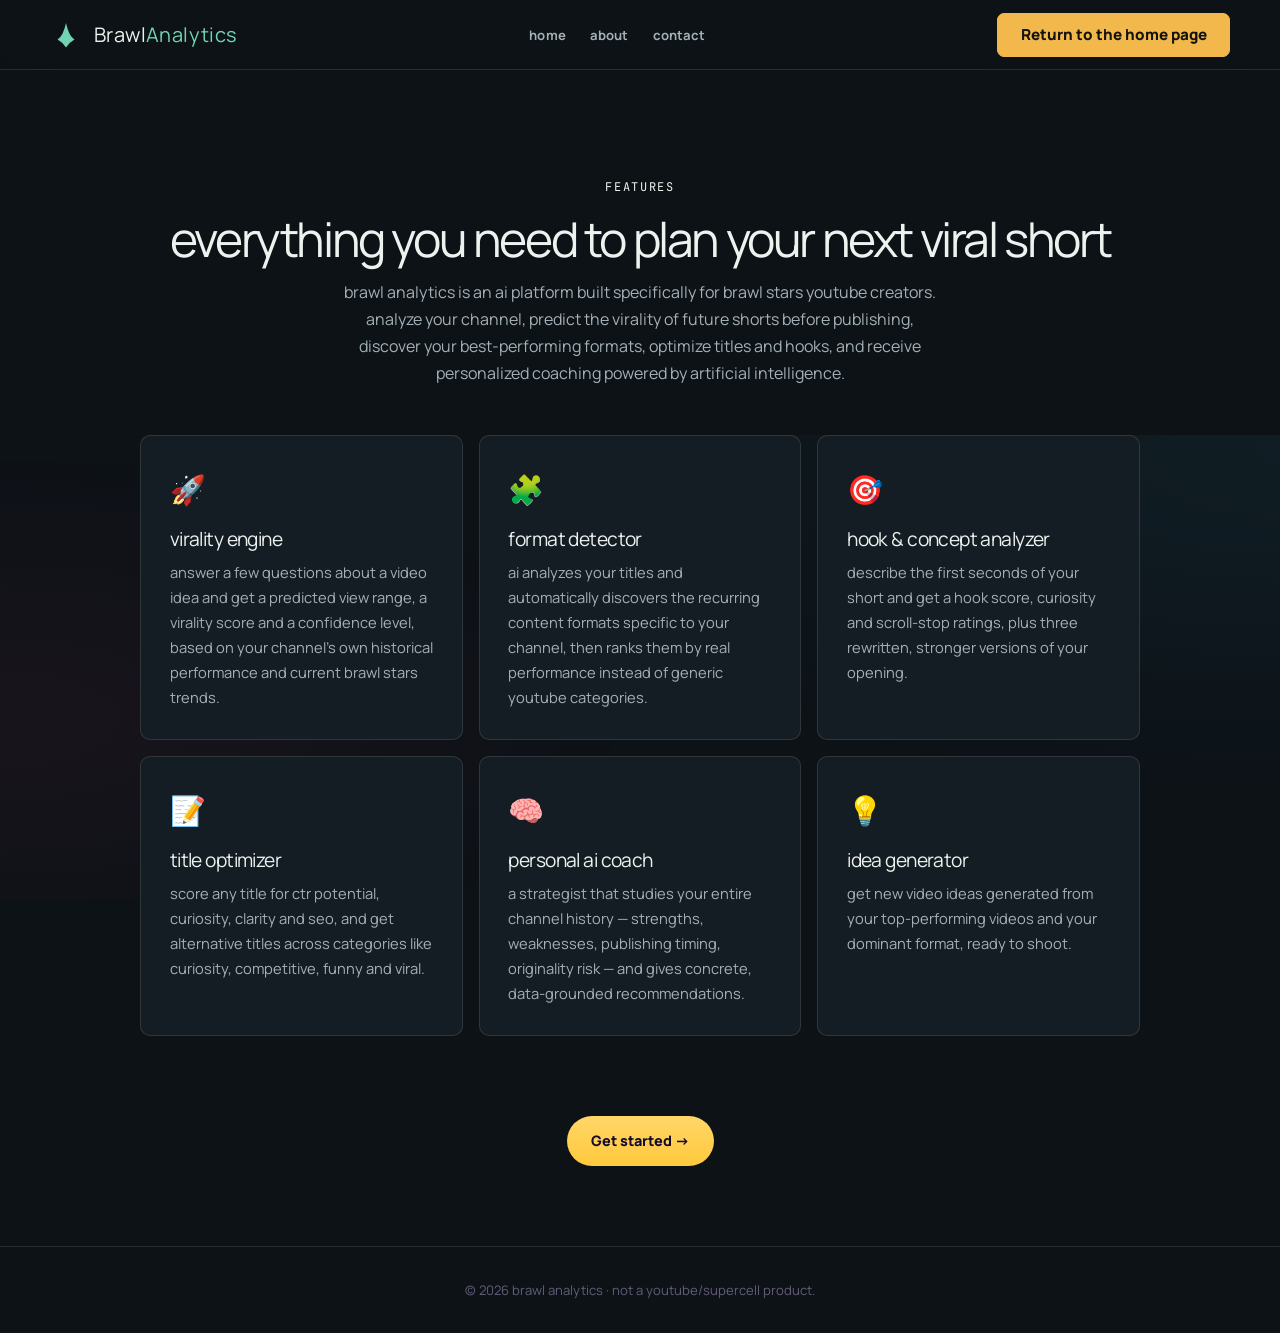
<file: features.html>
<!DOCTYPE html>
<html lang="en">
<head>
<meta charset="UTF-8">
<meta name="viewport" content="width=device-width, initial-scale=1.0">
<meta property="og:type" content="website">
<meta property="og:title" content="Brawl Analytics Features">
<meta property="og:description" content="Explore AI-powered tools for Brawl Stars creators including the Virality Engine, Hook Analyzer, Title Optimizer and Personal AI Coach.">
<meta property="og:image" content="https://brawl-analytics-official.vercel.app/favicon.ico">
<meta property="og:url" content="https://brawl-analytics-official.vercel.app/features.html">
<meta name="twitter:card" content="summary_large_image">
<title>Features | Brawl Analytics</title>
<meta name="description" content="Explore Brawl Analytics features: Virality Engine, Format Detector, Hook Analyzer, Title Optimizer, AI Coach and Idea Generator for Brawl Stars YouTube Shorts creators.">
<link rel="canonical" href="https://brawl-analytics-official.vercel.app/features.html">    <link rel="icon" href="assets/favicon.svg" type="image/svg+xml">
<link rel="preconnect" href="https://fonts.googleapis.com">
<link rel="preconnect" href="https://fonts.gstatic.com" crossorigin>
<link href="https://fonts.googleapis.com/css2?family=Manrope:wght@400;500;600;700;800&family=JetBrains+Mono:wght@400;500;600;700&display=swap" rel="stylesheet">
<link rel="stylesheet" href="css/css_variables.css">
<link rel="stylesheet" href="css/css_reset.css">
<link rel="stylesheet" href="css/css_layout.css">
<link rel="stylesheet" href="css/css_buttons.css">
<link rel="stylesheet" href="css/css_navbar.css">
<script type="application/ld+json">
{
  "@context":"https://schema.org",
  "@type":"SoftwareApplication",
  "name":"Brawl Analytics",
  "applicationCategory":"BusinessApplication",
  "operatingSystem":"Web",
  "description":"AI analytics platform for Brawl Stars YouTube Shorts creators.",
  "url":"https://brawl-analytics-official.vercel.app",
  "offers":{
    "@type":"Offer",
    "price":"0",
    "priceCurrency":"EUR"
  }
}
</script>
<style>
:root{
    --bg:#150B2E; --surface:#1F1240; --primary:#FFC93C; --primary-hover:#FFD668;
    --success:#3EDC9A; --text:#F4F0FF; --muted:#A79BC9;
    --faded:rgba(167,155,201,.55); --border:rgba(244,240,255,.12);
    --font-display:'Plus Jakarta Sans',sans-serif; --font-body:'Manrope',sans-serif; --font-mono:'JetBrains Mono',monospace;
}
*,*::before,*::after{margin:0;padding:0;box-sizing:border-box}
html{scroll-behavior:smooth}
body{
    background:radial-gradient(circle at 12% -10%, rgba(255,201,60,.10), transparent 45%),
        radial-gradient(circle at 100% 10%, rgba(61,220,255,.08), transparent 40%), var(--bg);
    color:var(--text); font-family:var(--font-body); line-height:1.7; -webkit-font-smoothing:antialiased;
}
a{color:var(--secondary);text-decoration:none}
.container{width:min(100% - 2.5rem,1000px);margin-inline:auto}
.hero{padding:4rem 0 2.5rem;text-align:center}
.eyebrow{display:inline-block;font-family:var(--font-mono);font-size:.75rem;letter-spacing:.14em;text-transform:uppercase;color:var(--secondary);margin-bottom:1rem}
.hero h1{font-family:var(--font-display);font-size:clamp(2rem,5vw,3rem);line-height:1.05;margin-bottom:.9rem}
.hero p{color:var(--muted);max-width:600px;margin:0 auto;font-size:1rem}
.grid{display:grid;grid-template-columns:repeat(auto-fit,minmax(260px,1fr));gap:1.1rem;padding-bottom:5rem}
.card{
    background:linear-gradient(160deg,rgba(31,18,64,.7),rgba(22,13,47,.7));
    border:1px solid var(--border);border-radius:18px;padding:1.8rem;
}
.card-icon{font-size:1.8rem;margin-bottom:.9rem;display:block}
.card h2{font-family:var(--font-display);font-size:1.2rem;margin-bottom:.6rem}
.card p{color:var(--muted);font-size:.92rem}
.cta-band{text-align:center;padding:0 0 5rem}
.cta{display:inline-flex;align-items:center;gap:.5rem;background:linear-gradient(180deg,var(--primary-hover),var(--primary));color:#150B2E;font-weight:800;font-size:.9rem;padding:.8rem 1.5rem;border-radius:999px;text-decoration:none}
footer{border-top:1px solid var(--border);padding:2rem 0;color:var(--faded);font-size:.82rem;text-align:center}
</style>
<link rel="stylesheet" href="css/css_design_refresh.css">
</head>
<body>
<header id="navbar" class="navbar">
    <div class="navbar__inner">
        <a href="index.html" class="logo">
            <img src="assets/favicon.svg" alt="Brawl Analytics logo" width="32" height="32">
            <span class="logo__text">Brawl<strong>Analytics</strong></span>
        </a>
        <nav class="navlinks">
            <a href="index.html">Home</a>
            <a href="about.html">About</a>
            <a href="https://mail.google.com/mail/?view=cm&fs=1&to=angeskicollab10@gmail.com" target="_blank" rel="noopener">Contact</a>
        </nav>
        <div class="navbar__actions">
            <a href="index.html" class="btn btn-primary">Return to the home page</a>
        </div>
    </div>
</header>

<section class="hero">
    <div class="container">
        <span class="eyebrow">Features</span>
        <h1>Everything you need to plan your next viral Short</h1>
        <p>Brawl Analytics is an AI platform built specifically for Brawl Stars YouTube creators. Analyze your channel, predict the virality of future Shorts before publishing, discover your best-performing formats, optimize titles and hooks, and receive personalized coaching powered by artificial intelligence.</p>
    </div>
</section>

<div class="container grid">

    <div class="card">
        <span class="card-icon">🚀</span>
        <h2>Virality Engine</h2>
        <p>Answer a few questions about a video idea and get a predicted view range, a Virality Score and a confidence level, based on your channel's own historical performance and current Brawl Stars trends.</p>
    </div>

    <div class="card">
        <span class="card-icon">🧩</span>
        <h2>Format Detector</h2>
        <p>AI analyzes your titles and automatically discovers the recurring content formats specific to your channel, then ranks them by real performance instead of generic YouTube categories.</p>
    </div>

    <div class="card">
        <span class="card-icon">🎯</span>
        <h2>Hook & Concept Analyzer</h2>
        <p>Describe the first seconds of your Short and get a hook score, curiosity and scroll-stop ratings, plus three rewritten, stronger versions of your opening.</p>
    </div>

    <div class="card">
        <span class="card-icon">📝</span>
        <h2>Title Optimizer</h2>
        <p>Score any title for CTR potential, curiosity, clarity and SEO, and get alternative titles across categories like curiosity, competitive, funny and viral.</p>
    </div>

    <div class="card">
        <span class="card-icon">🧠</span>
        <h2>Personal AI Coach</h2>
        <p>A strategist that studies your entire channel history — strengths, weaknesses, publishing timing, originality risk — and gives concrete, data-grounded recommendations.</p>
    </div>

    <div class="card">
        <span class="card-icon">💡</span>
        <h2>Idea Generator</h2>
        <p>Get new video ideas generated from your top-performing videos and your dominant format, ready to shoot.</p>
    </div>

</div>

<section class="cta-band">
    <a class="cta" href="index.html">Get started →</a>
</section>

<footer>© 2026 Brawl Analytics · Not a YouTube/Supercell product.</footer>

</body>
</html>
</file>
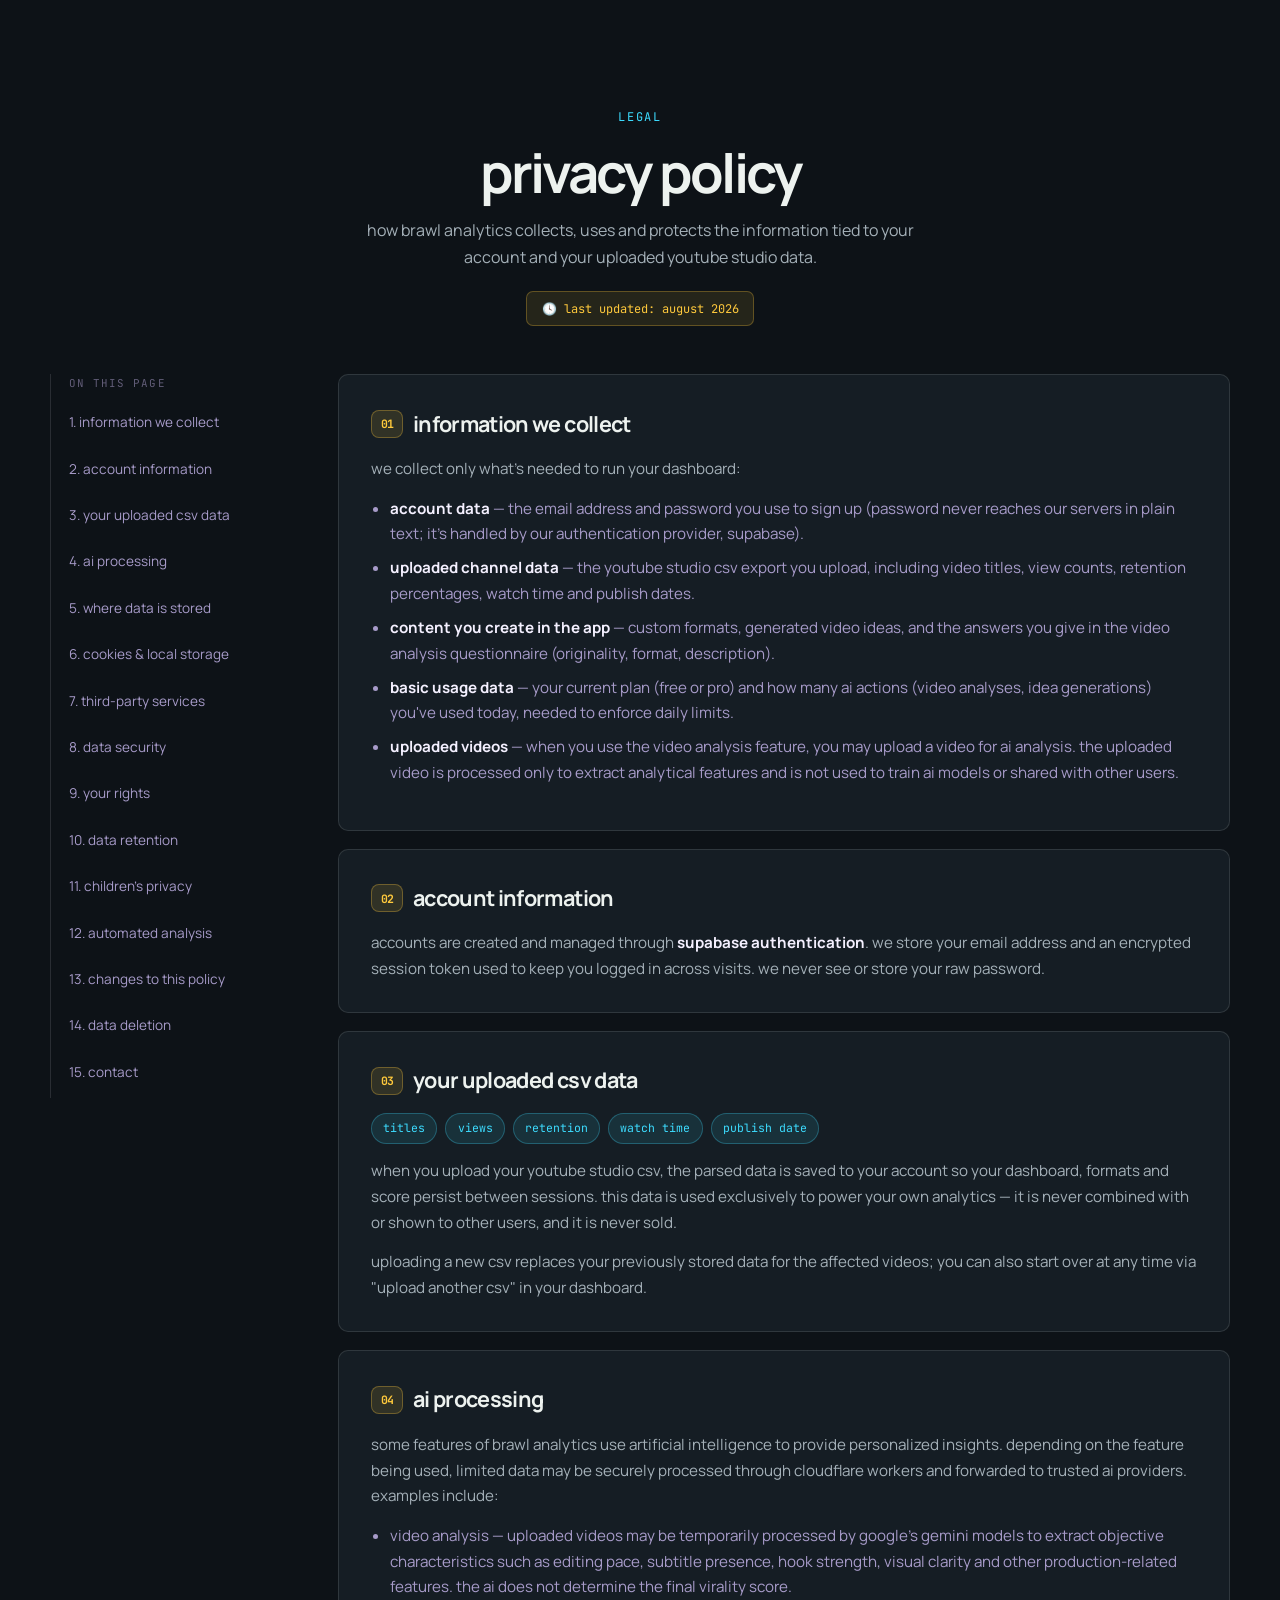
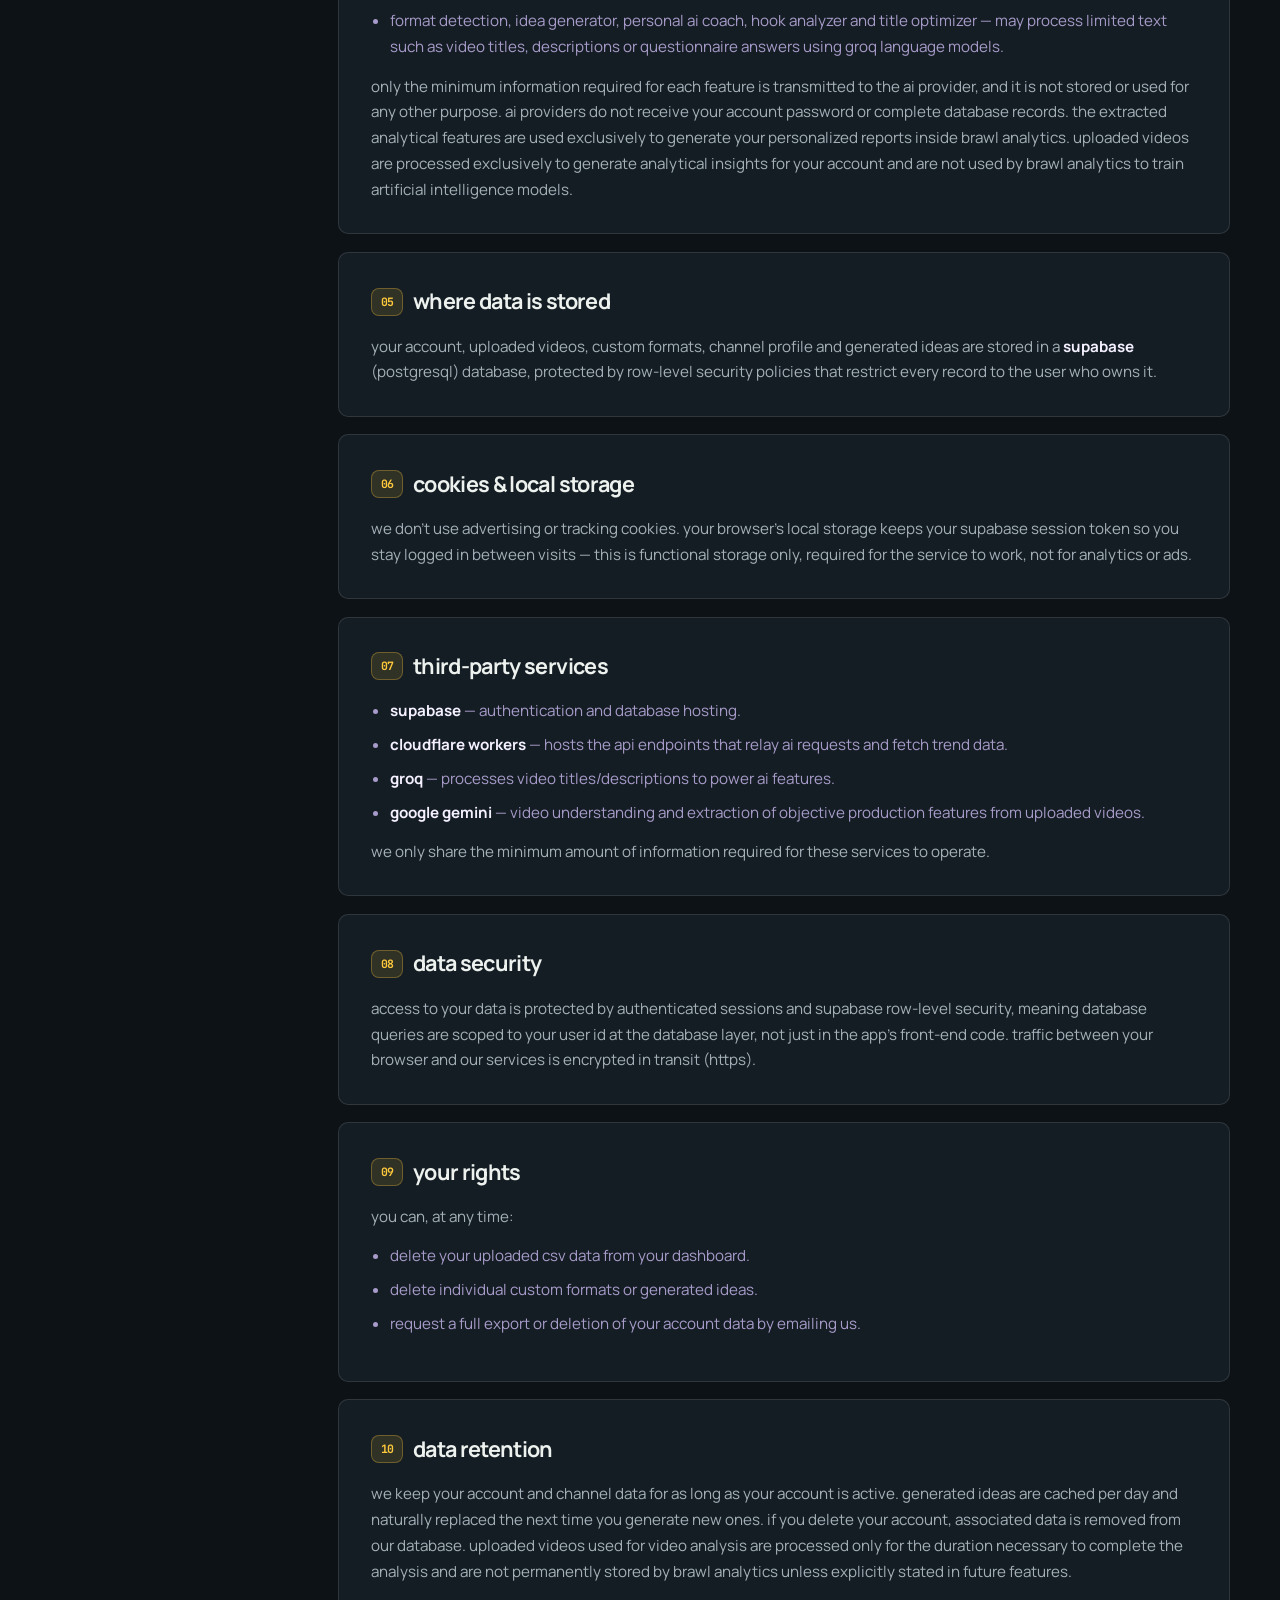
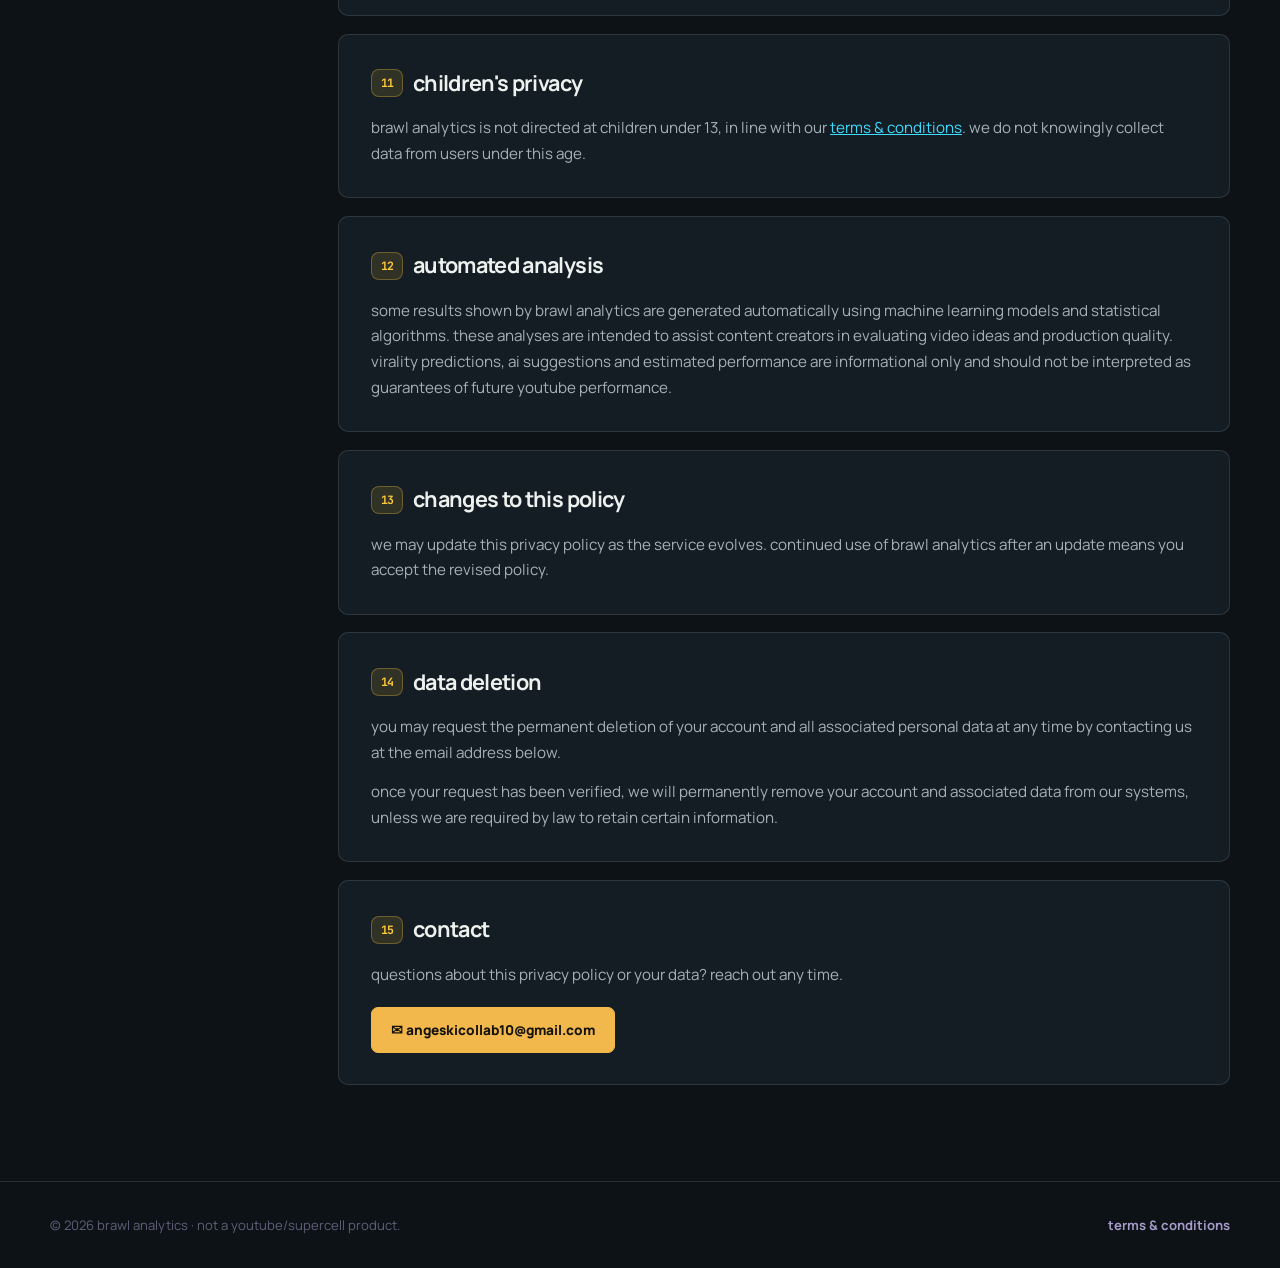
<file: legal/privacy.html>
<!DOCTYPE html>
<html lang="en">
<head>
<meta charset="UTF-8">
<meta name="viewport" content="width=device-width, initial-scale=1.0">
<title>Privacy Policy | Brawl Analytics</title>
<link rel="preconnect" href="https://fonts.googleapis.com">
<link rel="preconnect" href="https://fonts.gstatic.com" crossorigin>
<link href="https://fonts.googleapis.com/css2?family=Manrope:wght@400;500;600;700;800&family=JetBrains+Mono:wght@400;500;600;700&display=swap" rel="stylesheet">
<style>
:root{
    --bg:#150B2E;
    --surface:#1F1240;
    --surface-light:#2A1856;
    --primary:#FFC93C;
    --primary-hover:#FFD668;
    --secondary:#3DDCFF;
    --accent:#FF3D7F;
    --success:#3EDC9A;
    --text:#F4F0FF;
    --muted:#A79BC9;
    --faded:rgba(167,155,201,.55);
    --border:rgba(244,240,255,.12);
    --font-display:'Plus Jakarta Sans',sans-serif;
    --font-body:'Manrope',sans-serif;
    --font-mono:'JetBrains Mono',monospace;
}
*,*::before,*::after{margin:0;padding:0;box-sizing:border-box}
html{scroll-behavior:smooth}
body{
    background:
        radial-gradient(circle at 12% -10%, rgba(255,201,60,.10), transparent 45%),
        radial-gradient(circle at 100% 0%, rgba(61,220,255,.08), transparent 40%),
        var(--bg);
    color:var(--text);
    font-family:var(--font-body);
    line-height:1.7;
    -webkit-font-smoothing:antialiased;
}
a{color:inherit}
.container{width:min(100% - 2.5rem,1180px);margin-inline:auto}


/* ---------- Hero ---------- */
.legal-hero{padding:4.5rem 0 3rem;text-align:center}
.eyebrow{
    display:inline-block;font-family:var(--font-mono);font-size:.75rem;letter-spacing:.14em;
    text-transform:uppercase;color:var(--secondary);margin-bottom:1rem;
}
.legal-hero h1{
    font-family:var(--font-display);font-size:clamp(2.2rem,5vw,3.4rem);line-height:1.05;
    letter-spacing:.01em;margin-bottom:1rem;
}
.legal-hero p{color:var(--muted);max-width:560px;margin:0 auto 1.25rem;font-size:1rem}
.updated-badge{
    display:inline-flex;align-items:center;gap:.5rem;font-family:var(--font-mono);font-size:.75rem;
    color:var(--primary);background:rgba(255,201,60,.1);border:1px solid rgba(255,201,60,.28);
    padding:.4rem .9rem;border-radius:999px;
}

/* ---------- Layout ---------- */
.legal-layout{
    display:grid;grid-template-columns:240px 1fr;gap:3rem;
    padding-bottom:6rem;align-items:start;
}
.toc{
    position:sticky;top:100px;
    display:flex;flex-direction:column;gap:.15rem;
    border-left:1px solid var(--border);padding-left:1.1rem;
}
.toc span{
    font-family:var(--font-mono);font-size:.68rem;text-transform:uppercase;letter-spacing:.1em;
    color:var(--faded);margin-bottom:.6rem;
}
.toc a{
    font-size:.85rem;color:var(--muted);text-decoration:none;padding:.4rem 0;
    border-left:2px solid transparent;margin-left:-1.12rem;padding-left:1rem;transition:.15s ease;
}
.toc a:hover{color:var(--text);border-left-color:var(--secondary)}

.content{display:flex;flex-direction:column;gap:1.1rem}
section.card{
    scroll-margin-top:100px;
    background:linear-gradient(160deg,rgba(31,18,64,.7),rgba(22,13,47,.7));
    border:1px solid var(--border);border-radius:18px;padding:1.9rem 2rem;
}
section.card h2{
    font-family:var(--font-display);font-size:1.35rem;letter-spacing:.01em;margin-bottom:.85rem;
    display:flex;align-items:center;gap:.6rem;
}
section.card h2 .num{
    font-family:var(--font-mono);font-size:.72rem;color:var(--primary);
    background:rgba(255,201,60,.12);border:1px solid rgba(255,201,60,.3);
    border-radius:8px;padding:.2rem .55rem;
}
section.card p{color:var(--muted);margin-bottom:.85rem;font-size:.95rem}
section.card p:last-child{margin-bottom:0}
section.card ul{margin:0 0 .85rem 1.2rem;color:var(--muted);font-size:.95rem}
section.card li{margin-bottom:.5rem}
section.card li:last-child{margin-bottom:0}
section.card strong{color:var(--text)}
.mail-btn{
    display:inline-flex;align-items:center;gap:.5rem;margin-top:.4rem;
    background:linear-gradient(180deg,var(--primary-hover),var(--primary));
    color:#150B2E;font-weight:800;font-size:.85rem;padding:.65rem 1.2rem;
    border-radius:999px;text-decoration:none;
}
.tag-row{display:flex;flex-wrap:wrap;gap:.5rem;margin-bottom:.9rem}
.tag{
    font-family:var(--font-mono);font-size:.72rem;color:var(--secondary);
    background:rgba(61,220,255,.1);border:1px solid rgba(61,220,255,.28);
    border-radius:999px;padding:.3rem .7rem;
}

/* ---------- Footer ---------- */
footer{border-top:1px solid var(--border);padding:2rem 0;color:var(--faded);font-size:.82rem}
footer .container{display:flex;justify-content:space-between;flex-wrap:wrap;gap:.75rem}
footer a{color:var(--muted);text-decoration:none;font-weight:700}
footer a:hover{color:var(--primary)}

@media(max-width:880px){
    .legal-layout{grid-template-columns:1fr}
    .toc{position:static;border-left:none;padding-left:0;flex-direction:row;flex-wrap:wrap;gap:.5rem}
    .toc span{display:none}
    .toc a{border:1px solid var(--border);border-radius:999px;margin:0;padding:.4rem .8rem}
    .toc a:hover{border-color:var(--secondary)}
}
</style>
<link rel="stylesheet" href="../css/css_design_refresh.css">
</head>
<body>

<section class="legal-hero">
    <div class="container">
        <span class="eyebrow">Legal</span>
        <h1>Privacy Policy</h1>
        <p>How Brawl Analytics collects, uses and protects the information tied to your account and your uploaded YouTube Studio data.</p>
        <span class="updated-badge">🕓 Last updated: August 2026</span>
    </div>
</section>

<div class="container legal-layout">

    <nav class="toc">
        <span>On this page</span>
        <a href="#information">1. Information we collect</a>
        <a href="#account">2. Account information</a>
        <a href="#uploaded-data">3. Your uploaded CSV data</a>
        <a href="#ai">4. AI processing</a>
        <a href="#storage">5. Where data is stored</a>
        <a href="#cookies">6. Cookies & local storage</a>
        <a href="#third-party">7. Third-party services</a>
        <a href="#security">8. Data security</a>
        <a href="#rights">9. Your rights</a>
        <a href="#retention">10. Data retention</a>
        <a href="#children">11. Children's privacy</a>
        <a href="#automated">12. Automated Analysis</a> 
        <a href="#changes">13. Changes to this policy</a>
        <a href="#deletion">14. Data deletion</a>
        <a href="#contact">15. Contact</a>
    </nav>

    <div class="content">

        <section class="card" id="information">
            <h2><span class="num">01</span>Information we collect</h2>
            <p>We collect only what's needed to run your dashboard:</p>
            <ul>
                <li><strong>Account data</strong> — the email address and password you use to sign up (password never reaches our servers in plain text; it's handled by our authentication provider, Supabase).</li>
                <li><strong>Uploaded channel data</strong> — the YouTube Studio CSV export you upload, including video titles, view counts, retention percentages, watch time and publish dates.</li>
                <li><strong>Content you create in the app</strong> — custom formats, generated video ideas, and the answers you give in the Video Analysis questionnaire (originality, format, description).</li>
                <li><strong>Basic usage data</strong> — your current plan (Free or Pro) and how many AI actions (video analyses, idea generations) you've used today, needed to enforce daily limits.</li>
                <li><strong>Uploaded videos</strong> — when you use the Video Analysis feature, you may upload a video for AI analysis. The uploaded video is processed only to extract analytical features and is not used to train AI models or shared with other users.</li>
            </ul>
        </section>

        <section class="card" id="account">
            <h2><span class="num">02</span>Account information</h2>
            <p>Accounts are created and managed through <strong>Supabase Authentication</strong>. We store your email address and an encrypted session token used to keep you logged in across visits. We never see or store your raw password.</p>
        </section>

        <section class="card" id="uploaded-data">
            <h2><span class="num">03</span>Your uploaded CSV data</h2>
            <div class="tag-row"><span class="tag">titles</span><span class="tag">views</span><span class="tag">retention</span><span class="tag">watch time</span><span class="tag">publish date</span></div>
            <p>When you upload your YouTube Studio CSV, the parsed data is saved to your account so your dashboard, formats and score persist between sessions. This data is used exclusively to power your own analytics — it is never combined with or shown to other users, and it is never sold.</p>
            <p>Uploading a new CSV replaces your previously stored data for the affected videos; you can also start over at any time via "Upload another CSV" in your dashboard.</p>
        </section>

        <section class="card" id="ai">
            <h2><span class="num">04</span>AI processing</h2>
            <p>Some features of Brawl Analytics use artificial intelligence to provide personalized insights.

                Depending on the feature being used, limited data may be securely processed through Cloudflare Workers and forwarded to trusted AI providers.

                Examples include:

                <ul>

                <li>Video Analysis — uploaded videos may be temporarily processed by Google's Gemini models to extract objective characteristics such as editing pace, subtitle presence, hook strength, visual clarity and other production-related features. The AI does not determine the final Virality Score.</li>

                <li>Format Detection, Idea Generator, Personal AI Coach, Hook Analyzer and Title Optimizer — may process limited text such as video titles, descriptions or questionnaire answers using Groq language models.</li>
                
                </ul>
                <p>
                Only the minimum information required for each feature is transmitted to the AI provider, and it is not stored or used for any other purpose.
                AI providers do not receive your account password or complete database records.

                The extracted analytical features are used exclusively to generate your personalized reports inside Brawl Analytics.
                
                Uploaded videos are processed exclusively to generate analytical insights for your account and are not used by Brawl Analytics to train artificial intelligence models.
            </p>
            </section>

        <section class="card" id="storage">
            <h2><span class="num">05</span>Where data is stored</h2>
            <p>Your account, uploaded videos, custom formats, channel profile and generated ideas are stored in a <strong>Supabase</strong> (PostgreSQL) database, protected by row-level security policies that restrict every record to the user who owns it.</p>
        </section>

        <section class="card" id="cookies">
            <h2><span class="num">06</span>Cookies & local storage</h2>
            <p>We don't use advertising or tracking cookies. Your browser's local storage keeps your Supabase session token so you stay logged in between visits — this is functional storage only, required for the Service to work, not for analytics or ads.</p>
        </section>

        <section class="card" id="third-party">
            <h2><span class="num">07</span>Third-party services</h2>
            <ul>
                <li><strong>Supabase</strong> — authentication and database hosting.</li>
                <li><strong>Cloudflare Workers</strong> — hosts the API endpoints that relay AI requests and fetch trend data.</li>
                <li><strong>Groq</strong> — processes video titles/descriptions to power AI features.</li>
                <li><strong>Google Gemini</strong> — video understanding and extraction of objective production features from uploaded videos.</li>
            </ul>
            <p>We only share the minimum amount of information required for these services to operate.</p>
        </section>

        <section class="card" id="security">
            <h2><span class="num">08</span>Data security</h2>
            <p>Access to your data is protected by authenticated sessions and Supabase row-level security, meaning database queries are scoped to your user ID at the database layer, not just in the app's front-end code. Traffic between your browser and our services is encrypted in transit (HTTPS).</p>
        </section>

        <section class="card" id="rights">
            <h2><span class="num">09</span>Your rights</h2>
            <p>You can, at any time:</p>
            <ul>
                <li>Delete your uploaded CSV data from your dashboard.</li>
                <li>Delete individual custom formats or generated ideas.</li>
                <li>Request a full export or deletion of your account data by emailing us.</li>
            </ul>
        </section>

        <section class="card" id="retention">
            <h2><span class="num">10</span>Data retention</h2>
            <p>We keep your account and channel data for as long as your account is active. Generated ideas are cached per day and naturally replaced the next time you generate new ones. If you delete your account, associated data is removed from our database. Uploaded videos used for Video Analysis are processed only for the duration necessary to complete the analysis and are not permanently stored by Brawl Analytics unless explicitly stated in future features.</p>
        </section>

        <section class="card" id="children">
            <h2><span class="num">11</span>Children's privacy</h2>
            <p>Brawl Analytics is not directed at children under 13, in line with our <a href="terms.html" style="color:var(--secondary)">Terms & Conditions</a>. We do not knowingly collect data from users under this age.</p>
        </section>

        
        <section class="card" id="automated">
            <h2><span class="num">12</span>Automated Analysis</h2>
            <p>Some results shown by Brawl Analytics are generated automatically using machine learning models and statistical algorithms.

                These analyses are intended to assist content creators in evaluating video ideas and production quality.

                Virality predictions, AI suggestions and estimated performance are informational only and should not be interpreted as guarantees of future YouTube performance.</p>
        </section>

        <section class="card" id="changes">
            <h2><span class="num">13</span>Changes to this policy</h2>
            <p>We may update this Privacy Policy as the Service evolves. Continued use of Brawl Analytics after an update means you accept the revised policy.</p>
        </section>

        <section class="card" id="deletion">

            <h2><span class="num">14</span>Data deletion</h2>

            <p>
                You may request the permanent deletion of your account and all associated personal
                data at any time by contacting us at the email address below.
            </p>

            <p>
                Once your request has been verified, we will permanently remove your account and
                associated data from our systems, unless we are required by law to retain certain
                information.
            </p>

        </section>

        <section class="card" id="contact">
            <h2><span class="num">15</span>Contact</h2>
            <p>Questions about this Privacy Policy or your data? Reach out any time.</p>
            <a class="mail-btn" href="https://mail.google.com/mail/?view=cm&fs=1&to=angeskicollab10@gmail.com" target="_blank" rel="noopener">✉ angeskicollab10@gmail.com</a>
        </section>

    </div>
</div>

<footer>
    <div class="container">
        <span>© 2026 Brawl Analytics · Not a YouTube/Supercell product.</span>
        <span><a href="terms.html">Terms & Conditions</a></span>
    </div>
</footer>

</body>
</html>
</file>
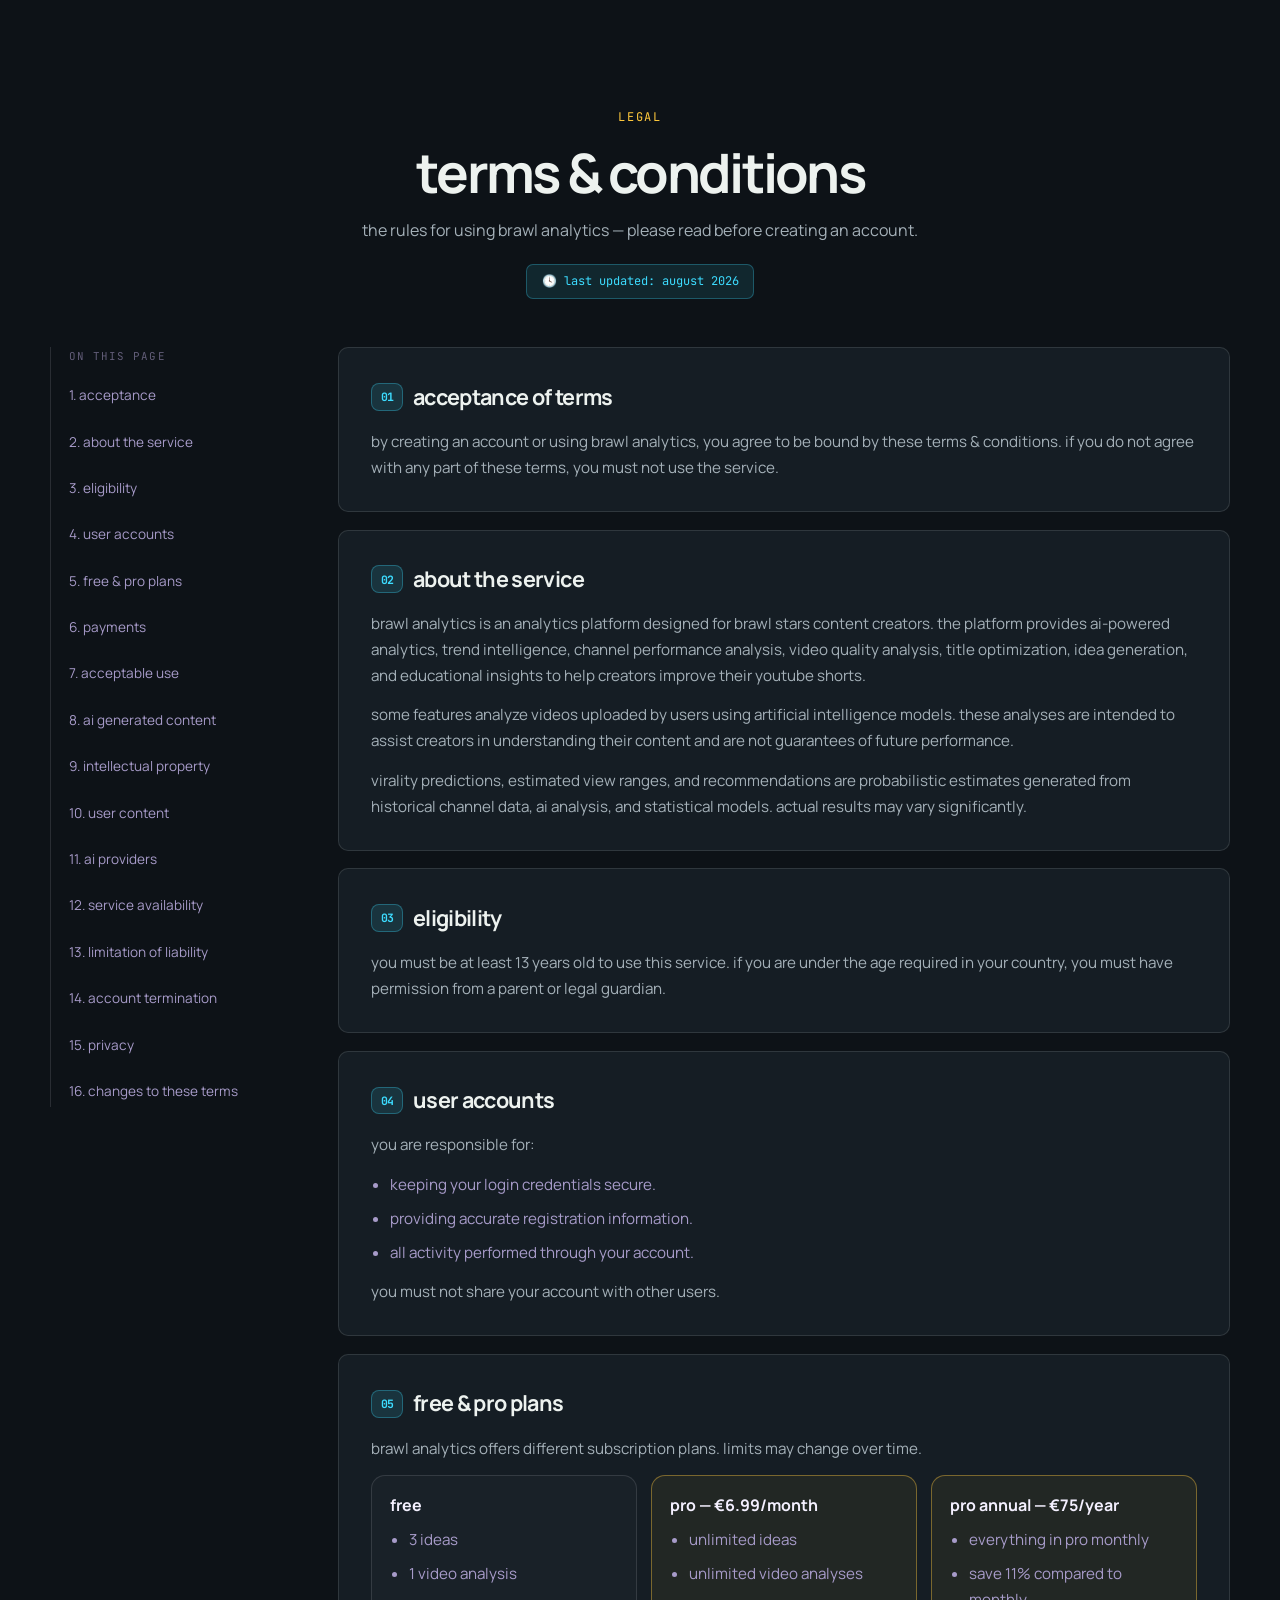
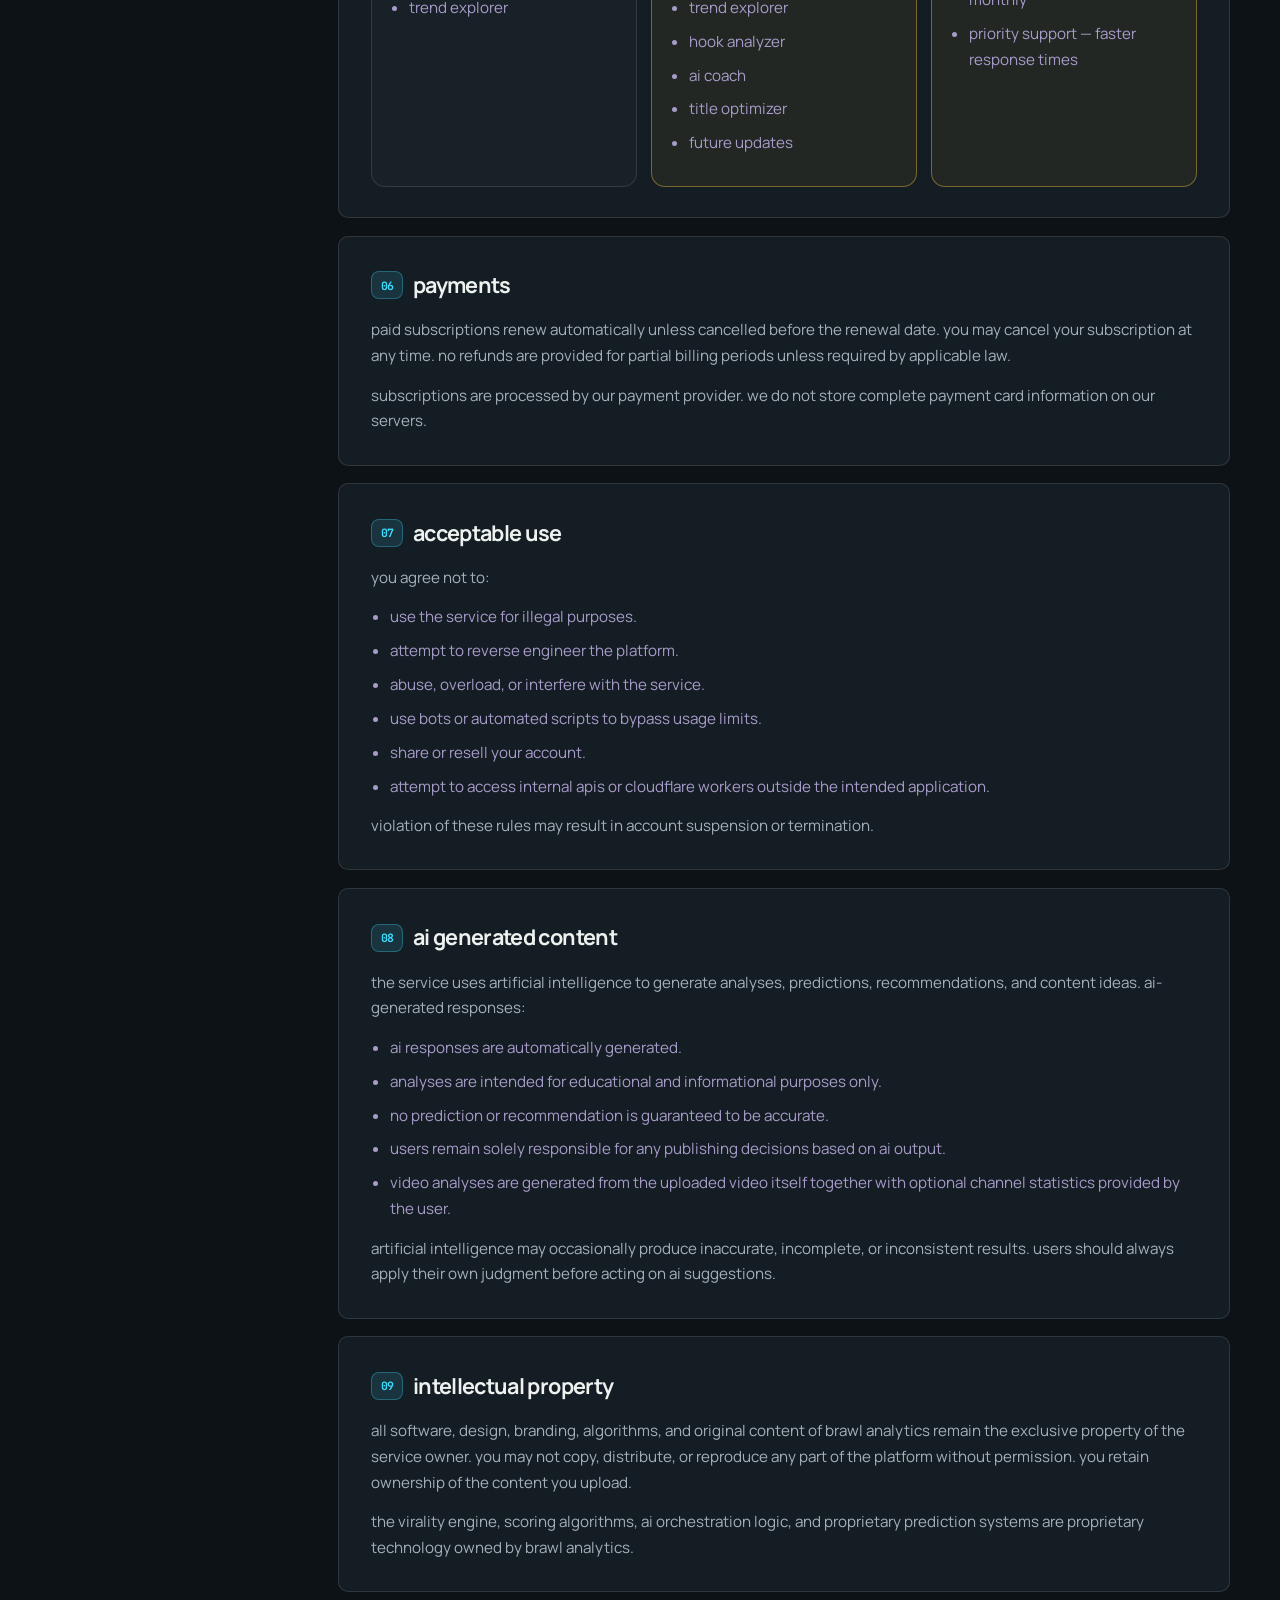
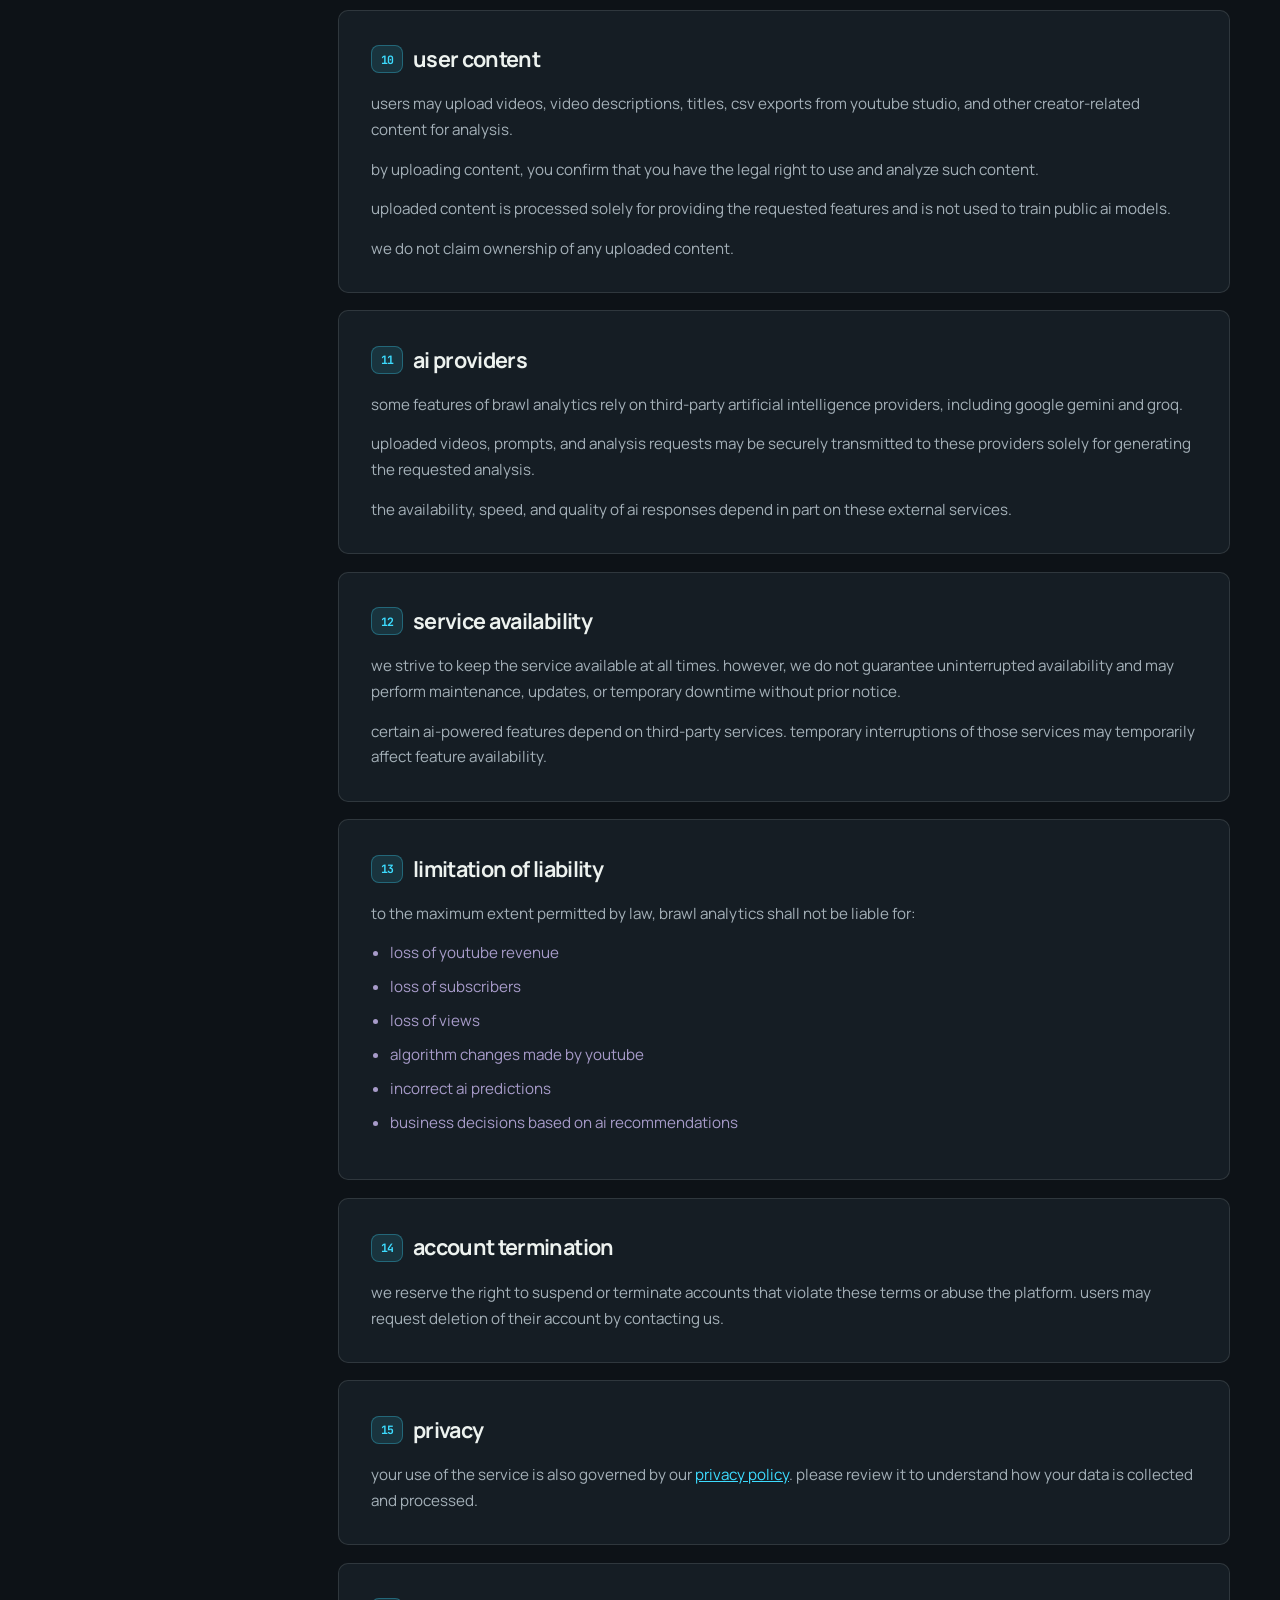
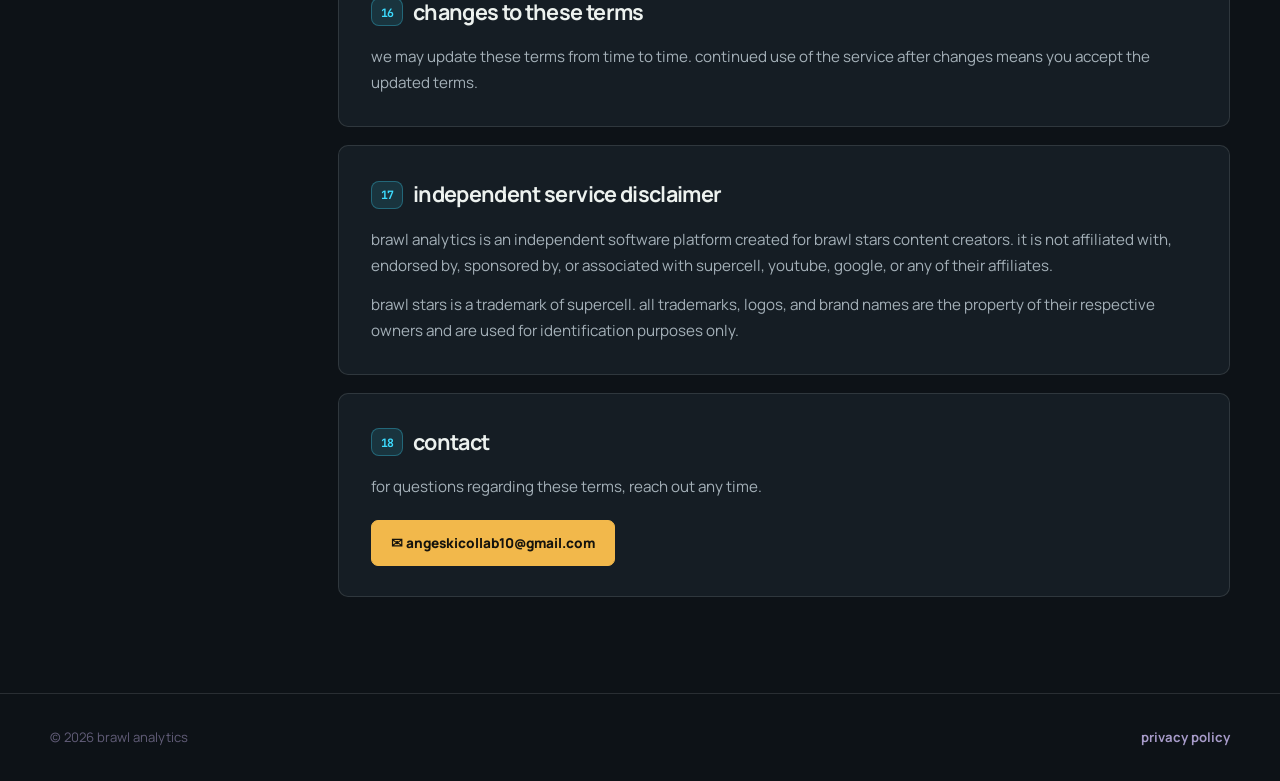
<file: legal/terms.html>
<!DOCTYPE html>
<html lang="en">
<head>
<meta charset="UTF-8">
<meta name="viewport" content="width=device-width, initial-scale=1.0">
<title>Terms & Conditions | Brawl Analytics</title>
<link rel="preconnect" href="https://fonts.googleapis.com">
<link rel="preconnect" href="https://fonts.gstatic.com" crossorigin>
<link href="https://fonts.googleapis.com/css2?family=Manrope:wght@400;500;600;700;800&family=JetBrains+Mono:wght@400;500;600;700&display=swap" rel="stylesheet">
<style>
:root{
    --bg:#150B2E;
    --surface:#1F1240;
    --surface-light:#2A1856;
    --primary:#FFC93C;
    --primary-hover:#FFD668;
    --secondary:#3DDCFF;
    --accent:#FF3D7F;
    --success:#3EDC9A;
    --text:#F4F0FF;
    --muted:#A79BC9;
    --faded:rgba(167,155,201,.55);
    --border:rgba(244,240,255,.12);
    --font-display:'Plus Jakarta Sans',sans-serif;
    --font-body:'Manrope',sans-serif;
    --font-mono:'JetBrains Mono',monospace;
}
*,*::before,*::after{margin:0;padding:0;box-sizing:border-box}
html{scroll-behavior:smooth}
body{
    background:
        radial-gradient(circle at 12% -10%, rgba(61,220,255,.09), transparent 45%),
        radial-gradient(circle at 100% 0%, rgba(255,201,60,.08), transparent 40%),
        var(--bg);
    color:var(--text);
    font-family:var(--font-body);
    line-height:1.7;
    -webkit-font-smoothing:antialiased;
}
a{color:inherit}
.container{width:min(100% - 2.5rem,1180px);margin-inline:auto}

.legal-hero{padding:4.5rem 0 3rem;text-align:center}
.eyebrow{display:inline-block;font-family:var(--font-mono);font-size:.75rem;letter-spacing:.14em;text-transform:uppercase;color:var(--primary);margin-bottom:1rem}
.legal-hero h1{font-family:var(--font-display);font-size:clamp(2.2rem,5vw,3.4rem);line-height:1.05;letter-spacing:.01em;margin-bottom:1rem}
.legal-hero p{color:var(--muted);max-width:560px;margin:0 auto 1.25rem;font-size:1rem}
.updated-badge{display:inline-flex;align-items:center;gap:.5rem;font-family:var(--font-mono);font-size:.75rem;color:var(--secondary);background:rgba(61,220,255,.1);border:1px solid rgba(61,220,255,.28);padding:.4rem .9rem;border-radius:999px}

.legal-layout{display:grid;grid-template-columns:240px 1fr;gap:3rem;padding-bottom:6rem;align-items:start}
.toc{position:sticky;top:100px;display:flex;flex-direction:column;gap:.15rem;border-left:1px solid var(--border);padding-left:1.1rem;max-height:calc(100vh - 140px);overflow-y:auto}
.toc span{font-family:var(--font-mono);font-size:.68rem;text-transform:uppercase;letter-spacing:.1em;color:var(--faded);margin-bottom:.6rem}
.toc a{font-size:.85rem;color:var(--muted);text-decoration:none;padding:.4rem 0;border-left:2px solid transparent;margin-left:-1.12rem;padding-left:1rem;transition:.15s ease}
.toc a:hover{color:var(--text);border-left-color:var(--primary)}

.content{display:flex;flex-direction:column;gap:1.1rem}
section.card{scroll-margin-top:100px;background:linear-gradient(160deg,rgba(31,18,64,.7),rgba(22,13,47,.7));border:1px solid var(--border);border-radius:18px;padding:1.9rem 2rem}
section.card h2{font-family:var(--font-display);font-size:1.35rem;letter-spacing:.01em;margin-bottom:.85rem;display:flex;align-items:center;gap:.6rem}
section.card h2 .num{font-family:var(--font-mono);font-size:.72rem;color:var(--secondary);background:rgba(61,220,255,.12);border:1px solid rgba(61,220,255,.3);border-radius:8px;padding:.2rem .55rem}
section.card p{color:var(--muted);margin-bottom:.85rem;font-size:.95rem}
section.card p:last-child{margin-bottom:0}
section.card ul{margin:0 0 .85rem 1.2rem;color:var(--muted);font-size:.95rem}
section.card li{margin-bottom:.5rem}
section.card li:last-child{margin-bottom:0}
section.card strong{color:var(--text)}
.plan-grid{display:grid;grid-template-columns:repeat(3,1fr);gap:.9rem;margin-top:.5rem}
.plan-box{border:1px solid var(--border);border-radius:14px;padding:1rem 1.1rem;background:rgba(255,255,255,.02)}
.plan-box.pro{border-color:rgba(255,201,60,.4);background:rgba(255,201,60,.06)}
.plan-box strong{display:block;font-family:var(--font-display);font-size:1rem;margin-bottom:.5rem;color:var(--text)}
.plan-box ul{margin:0 0 0 1.1rem;font-size:.88rem}
.mail-btn{display:inline-flex;align-items:center;gap:.5rem;margin-top:.4rem;background:linear-gradient(180deg,var(--primary-hover),var(--primary));color:#150B2E;font-weight:800;font-size:.85rem;padding:.65rem 1.2rem;border-radius:999px;text-decoration:none}

footer{border-top:1px solid var(--border);padding:2rem 0;color:var(--faded);font-size:.82rem}
footer .container{display:flex;justify-content:space-between;flex-wrap:wrap;gap:.75rem}
footer a{color:var(--muted);text-decoration:none;font-weight:700}
footer a:hover{color:var(--primary)}

@media(max-width:880px){
    .legal-layout{grid-template-columns:1fr}
    .toc{position:static;border-left:none;padding-left:0;flex-direction:row;flex-wrap:wrap;gap:.5rem;max-height:none}
    .toc span{display:none}
    .toc a{border:1px solid var(--border);border-radius:999px;margin:0;padding:.4rem .8rem}
    .toc a:hover{border-color:var(--primary)}
    .plan-grid{grid-template-columns:1fr}
}
</style>
<link rel="stylesheet" href="../css/css_design_refresh.css">
</head>
<body>

<section class="legal-hero">
    <div class="container">
        <span class="eyebrow">Legal</span>
        <h1>Terms &amp; Conditions</h1>
        <p>The rules for using Brawl Analytics — please read before creating an account.</p>
        <span class="updated-badge">🕓 Last updated: August 2026</span>
    </div>
</section>

<div class="container legal-layout">

    <nav class="toc">
        <span>On this page</span>
        <a href="#acceptance">1. Acceptance</a>
        <a href="#about">2. About the service</a>
        <a href="#eligibility">3. Eligibility</a>
        <a href="#accounts">4. User accounts</a>
        <a href="#plans">5. Free & Pro plans</a>
        <a href="#payments">6. Payments</a>
        <a href="#acceptable-use">7. Acceptable use</a>
        <a href="#ai-content">8. AI generated content</a>
        <a href="#ip">9. Intellectual property</a>
        <a href="#user-content">10. User content</a>
        <a href="#AI-providers">11. AI Providers</a>
        <a href="#availability">12. Service availability</a>
        <a href="#liability">13. Limitation of liability</a>
        <a href="#termination">14. Account termination</a>
        <a href="#privacy">15. Privacy</a>
        <a href="#changes">16. Changes to these terms</a>
        <a href="#disclaimer">17. Independent service disclaimer</a>
        <a href="#contact">18. Contact</a>
    </nav>

    <div class="content">

        <section class="card" id="acceptance">
            <h2><span class="num">01</span>Acceptance of terms</h2>
            <p>By creating an account or using Brawl Analytics, you agree to be bound by these Terms &amp; Conditions. If you do not agree with any part of these terms, you must not use the Service.</p>
        </section>

        <section class="card" id="about">
            <h2><span class="num">02</span>About the service</h2>
            <p>
            Brawl Analytics is an analytics platform designed for Brawl Stars content creators.
            The platform provides AI-powered analytics, trend intelligence, channel performance
            analysis, video quality analysis, title optimization, idea generation, and educational
            insights to help creators improve their YouTube Shorts.
            </p>

            <p>
            Some features analyze videos uploaded by users using artificial intelligence models.
            These analyses are intended to assist creators in understanding their content and are
            not guarantees of future performance.
            </p>

            <p>
            Virality predictions, estimated view ranges, and recommendations are probabilistic
            estimates generated from historical channel data, AI analysis, and statistical models.
            Actual results may vary significantly.
            </p>
        </section>

        <section class="card" id="eligibility">
            <h2><span class="num">03</span>Eligibility</h2>
            <p>You must be at least 13 years old to use this Service. If you are under the age required in your country, you must have permission from a parent or legal guardian.</p>
        </section>

        <section class="card" id="accounts">
            <h2><span class="num">04</span>User accounts</h2>
            <p>You are responsible for:</p>
            <ul>
                <li>Keeping your login credentials secure.</li>
                <li>Providing accurate registration information.</li>
                <li>All activity performed through your account.</li>
            </ul>
            <p>You must not share your account with other users.</p>
        </section>

        <section class="card" id="plans">
            <h2><span class="num">05</span>Free &amp; Pro plans</h2>
            <p>Brawl Analytics offers different subscription plans. Limits may change over time.</p>
            <div class="plan-grid">
                <div class="plan-box">
                    <strong>FREE</strong>
                    <ul>
                    <li>3 ideas</li>
                    <li>1 video analysis</li>
                    <li>Trend Explorer</li>
                    </ul>
                </div>
                <div class="plan-box pro">
                    <strong>PRO — €6.99/month</strong>
                    <ul>
                    <li>Unlimited ideas</li>
                    <li>Unlimited video analyses</li>
                    <li>Trend Explorer</li>
                    <li>Hook Analyzer</li>
                    <li>AI Coach</li>
                    <li>Title Optimizer</li>
                    <li>Future updates</li>
                    </ul>
                </div>
                <div class="plan-box pro">
                    <strong>PRO ANNUAL — €75/year</strong>
                    <ul>
                    <li>Everything in Pro monthly</li>
                    <li>Save 11% compared to monthly</li>
                    <li>Priority support — faster response times</li>
                    </ul>
                </div>
            </div>
        </section>

        <section class="card" id="payments">
            <h2><span class="num">06</span>Payments</h2>
            <p>Paid subscriptions renew automatically unless cancelled before the renewal date. You may cancel your subscription at any time. No refunds are provided for partial billing periods unless required by applicable law.</p>
            <p>Subscriptions are processed by our payment provider. We do not store complete payment card information on our servers.</p>
        </section>

        <section class="card" id="acceptable-use">
            <h2><span class="num">07</span>Acceptable use</h2>
            <p>You agree not to:</p>
            <ul>
                <li>Use the Service for illegal purposes.</li>
                <li>Attempt to reverse engineer the platform.</li>
                <li>Abuse, overload, or interfere with the Service.</li>
                <li>Use bots or automated scripts to bypass usage limits.</li>
                <li>Share or resell your account.</li>
                <li>Attempt to access internal APIs or Cloudflare Workers outside the intended application.</li>
            </ul>
            <p>Violation of these rules may result in account suspension or termination.</p>
        </section>

        <section class="card" id="ai-content">
            <h2><span class="num">08</span>AI generated content</h2>
            <p>The Service uses artificial intelligence to generate analyses, predictions, recommendations, and content ideas. AI-generated responses:</p>
            <ul>

                <li>AI responses are automatically generated.</li>

                <li>Analyses are intended for educational and informational purposes only.</li>

                <li>No prediction or recommendation is guaranteed to be accurate.</li>

                <li>Users remain solely responsible for any publishing decisions based on AI output.</li>

                <li>Video analyses are generated from the uploaded video itself together with optional channel statistics provided by the user.</li>

            </ul>

            <p>
                Artificial intelligence may occasionally produce inaccurate, incomplete, or inconsistent
                results. Users should always apply their own judgment before acting on AI suggestions.
            </p>
        </section>

        <section class="card" id="ip">
            <h2><span class="num">09</span>Intellectual property</h2>
            <p>All software, design, branding, algorithms, and original content of Brawl Analytics remain the exclusive property of the Service owner. You may not copy, distribute, or reproduce any part of the platform without permission. You retain ownership of the content you upload.</p>
            <p>
                The Virality Engine, scoring algorithms, AI orchestration logic, and proprietary
                prediction systems are proprietary technology owned by Brawl Analytics.
            </p>
        </section>

        <section class="card" id="user-content">
            <h2><span class="num">10</span>User content</h2>
            <p>
                Users may upload videos, video descriptions, titles, CSV exports from YouTube Studio,
                and other creator-related content for analysis.
            </p>

            <p>
                By uploading content, you confirm that you have the legal right to use and analyze such
                content.
            </p>

            <p>
                Uploaded content is processed solely for providing the requested features and is not
                used to train public AI models.
            </p>

            <p>
                We do not claim ownership of any uploaded content.
            </p>


        </section>

                <section class="card" id="AI-providers">
            <h2><span class="num">11</span>AI Providers</h2>

            <p>
            Some features of Brawl Analytics rely on third-party artificial intelligence providers,
            including Google Gemini and Groq.
            </p>

            <p>
            Uploaded videos, prompts, and analysis requests may be securely transmitted to these
            providers solely for generating the requested analysis.
            </p>

            <p>
            The availability, speed, and quality of AI responses depend in part on these external
            services.
            </p>
        </section>

        <section class="card" id="availability">
            <h2><span class="num">12</span>Service availability</h2>
            <p>We strive to keep the Service available at all times. However, we do not guarantee uninterrupted availability and may perform maintenance, updates, or temporary downtime without prior notice.</p>
            <p>
                Certain AI-powered features depend on third-party services. Temporary interruptions of
                those services may temporarily affect feature availability.
            </p>
        </section>

        <section class="card" id="liability">
            <h2><span class="num">13</span>Limitation of liability</h2>
            <p>To the maximum extent permitted by law, Brawl Analytics shall not be liable for:</p>
        <ul>

            <li>Loss of YouTube revenue</li>

            <li>Loss of subscribers</li>

            <li>Loss of views</li>

            <li>Algorithm changes made by YouTube</li>

            <li>Incorrect AI predictions</li>

            <li>Business decisions based on AI recommendations</li>

        </ul>
        
        </section>

        <section class="card" id="termination">
            <h2><span class="num">14</span>Account termination</h2>
            <p>We reserve the right to suspend or terminate accounts that violate these Terms or abuse the platform. Users may request deletion of their account by contacting us.</p>
        </section>

        <section class="card" id="privacy">
            <h2><span class="num">15</span>Privacy</h2>
            <p>Your use of the Service is also governed by our <a href="privacy.html" style="color:var(--secondary)">Privacy Policy</a>. Please review it to understand how your data is collected and processed.</p>
        </section>

        <section class="card" id="changes">
            <h2><span class="num">16</span>Changes to these terms</h2>
            <p>We may update these Terms from time to time. Continued use of the Service after changes means you accept the updated Terms.</p>
        </section>


        <section class="card" id="disclaimer">

        <h2><span class="num">17</span>Independent Service Disclaimer</h2>

            <p>
                Brawl Analytics is an independent software platform created for Brawl Stars content
                creators. It is not affiliated with, endorsed by, sponsored by, or associated with
                Supercell, YouTube, Google, or any of their affiliates.
            </p>

            <p>
                Brawl Stars is a trademark of Supercell. All trademarks, logos, and brand names are
                the property of their respective owners and are used for identification purposes only.
            </p>

        </section>

        <section class="card" id="contact">
            <h2><span class="num">18</span>Contact</h2>
            <p>For questions regarding these Terms, reach out any time.</p>
            <a class="mail-btn" href="https://mail.google.com/mail/?view=cm&fs=1&to=angeskicollab10@gmail.com" target="_blank" rel="noopener">✉ angeskicollab10@gmail.com</a>
        </section>

    </div>
</div>

<footer>
    <div class="container">
        <span>© 2026 Brawl Analytics</span>
        <span><a href="privacy.html">Privacy Policy</a></span>
    </div>
</footer>

</body>
</html>
</file>
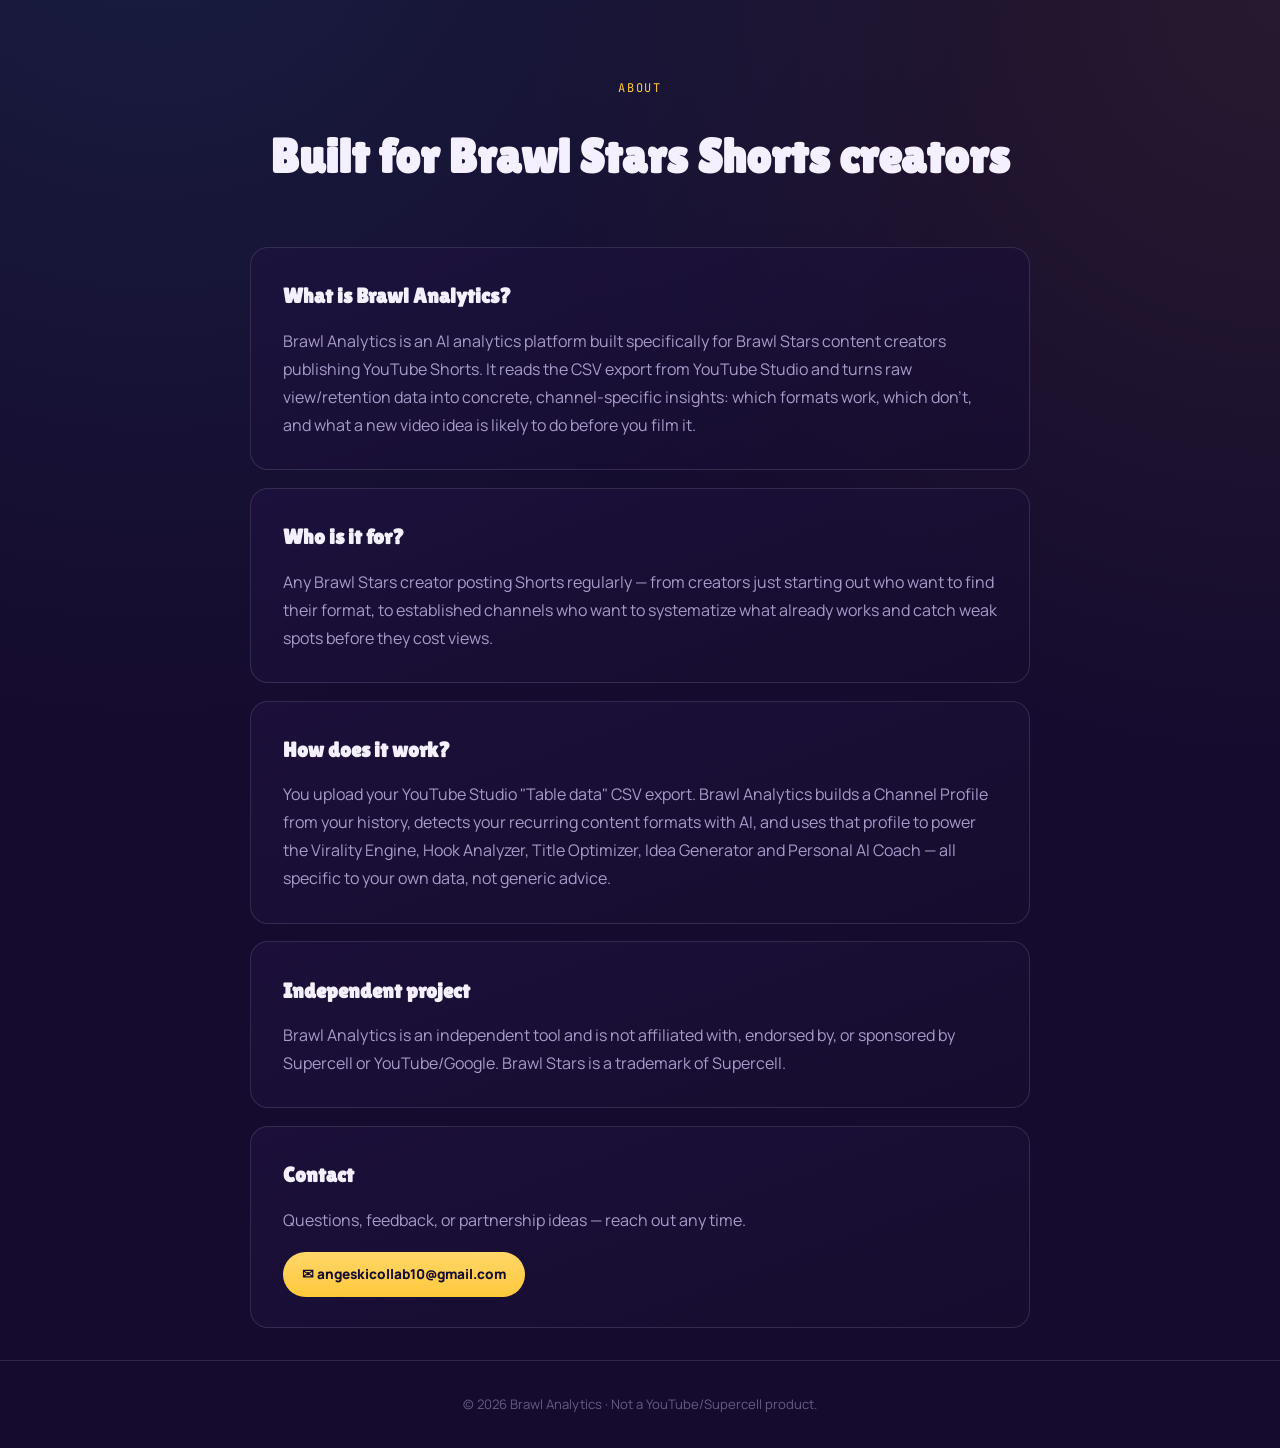
<file: SEO/about.html>
<!DOCTYPE html>
<html lang="en">
<head>
<meta charset="UTF-8">
<meta name="viewport" content="width=device-width, initial-scale=1.0">
<title>About | Brawl Analytics</title>
<meta name="description" content="Brawl Analytics is an AI analytics platform built for Brawl Stars YouTube Shorts creators. Learn what it is, who it's for, and how it works.">
<link rel="canonical" href="https://brawl-analytics-official.vercel.app/about.html">
<link rel="preconnect" href="https://fonts.googleapis.com">
<link rel="preconnect" href="https://fonts.gstatic.com" crossorigin>
<link href="https://fonts.googleapis.com/css2?family=Lilita+One&family=Manrope:wght@400;500;600;700;800&family=JetBrains+Mono:wght@500;700&display=swap" rel="stylesheet">
<style>
:root{
    --bg:#150B2E; --surface:#1F1240; --primary:#FFC93C; --primary-hover:#FFD668;
    --secondary:#3DDCFF; --success:#3EDC9A; --text:#F4F0FF; --muted:#A79BC9;
    --faded:rgba(167,155,201,.55); --border:rgba(244,240,255,.12);
    --font-display:'Lilita One',sans-serif; --font-body:'Manrope',sans-serif; --font-mono:'JetBrains Mono',monospace;
}
*,*::before,*::after{margin:0;padding:0;box-sizing:border-box}
html{scroll-behavior:smooth}
body{
    background:radial-gradient(circle at 12% -10%, rgba(61,220,255,.09), transparent 45%),
        radial-gradient(circle at 100% 0%, rgba(255,201,60,.08), transparent 40%), var(--bg);
    color:var(--text); font-family:var(--font-body); line-height:1.75; -webkit-font-smoothing:antialiased;
}
a{color:var(--secondary)}
.container{width:min(100% - 2.5rem,780px);margin-inline:auto}
.hero{padding:4.5rem 0 2rem;text-align:center}
.eyebrow{display:inline-block;font-family:var(--font-mono);font-size:.75rem;letter-spacing:.14em;text-transform:uppercase;color:var(--primary);margin-bottom:1rem}
.hero h1{font-family:var(--font-display);font-size:clamp(2rem,5vw,3rem);margin-bottom:1rem}
section.card{
    background:linear-gradient(160deg,rgba(31,18,64,.7),rgba(22,13,47,.7));
    border:1px solid var(--border);border-radius:18px;padding:1.9rem 2rem;margin-bottom:1.1rem;
}
section.card h2{font-family:var(--font-display);font-size:1.3rem;margin-bottom:.75rem}
section.card p{color:var(--muted);margin-bottom:.75rem}
section.card p:last-child{margin-bottom:0}
.mail-btn{display:inline-flex;align-items:center;gap:.5rem;margin-top:.4rem;background:linear-gradient(180deg,var(--primary-hover),var(--primary));color:#150B2E;font-weight:800;font-size:.85rem;padding:.65rem 1.2rem;border-radius:999px;text-decoration:none}
footer{border-top:1px solid var(--border);padding:2rem 0;color:var(--faded);font-size:.82rem;text-align:center;margin-top:2rem}
</style>
</head>
<body>

<section class="hero">
    <div class="container">
        <span class="eyebrow">About</span>
        <h1>Built for Brawl Stars Shorts creators</h1>
    </div>
</section>

<div class="container">

    <section class="card">
        <h2>What is Brawl Analytics?</h2>
        <p>Brawl Analytics is an AI analytics platform built specifically for Brawl Stars content creators publishing YouTube Shorts. It reads the CSV export from YouTube Studio and turns raw view/retention data into concrete, channel-specific insights: which formats work, which don't, and what a new video idea is likely to do before you film it.</p>
    </section>

    <section class="card">
        <h2>Who is it for?</h2>
        <p>Any Brawl Stars creator posting Shorts regularly — from creators just starting out who want to find their format, to established channels who want to systematize what already works and catch weak spots before they cost views.</p>
    </section>

    <section class="card">
        <h2>How does it work?</h2>
        <p>You upload your YouTube Studio "Table data" CSV export. Brawl Analytics builds a Channel Profile from your history, detects your recurring content formats with AI, and uses that profile to power the Virality Engine, Hook Analyzer, Title Optimizer, Idea Generator and Personal AI Coach — all specific to your own data, not generic advice.</p>
    </section>

    <section class="card">
        <h2>Independent project</h2>
        <p>Brawl Analytics is an independent tool and is not affiliated with, endorsed by, or sponsored by Supercell or YouTube/Google. Brawl Stars is a trademark of Supercell.</p>
    </section>

    <section class="card">
        <h2>Contact</h2>
        <p>Questions, feedback, or partnership ideas — reach out any time.</p>
        <a class="mail-btn" href="https://mail.google.com/mail/?view=cm&fs=1&to=angeskicollab10@gmail.com" target="_blank" rel="noopener">✉ angeskicollab10@gmail.com</a>
    </section>

</div>

<footer>© 2026 Brawl Analytics · Not a YouTube/Supercell product.</footer>

</body>
</html>
</file>
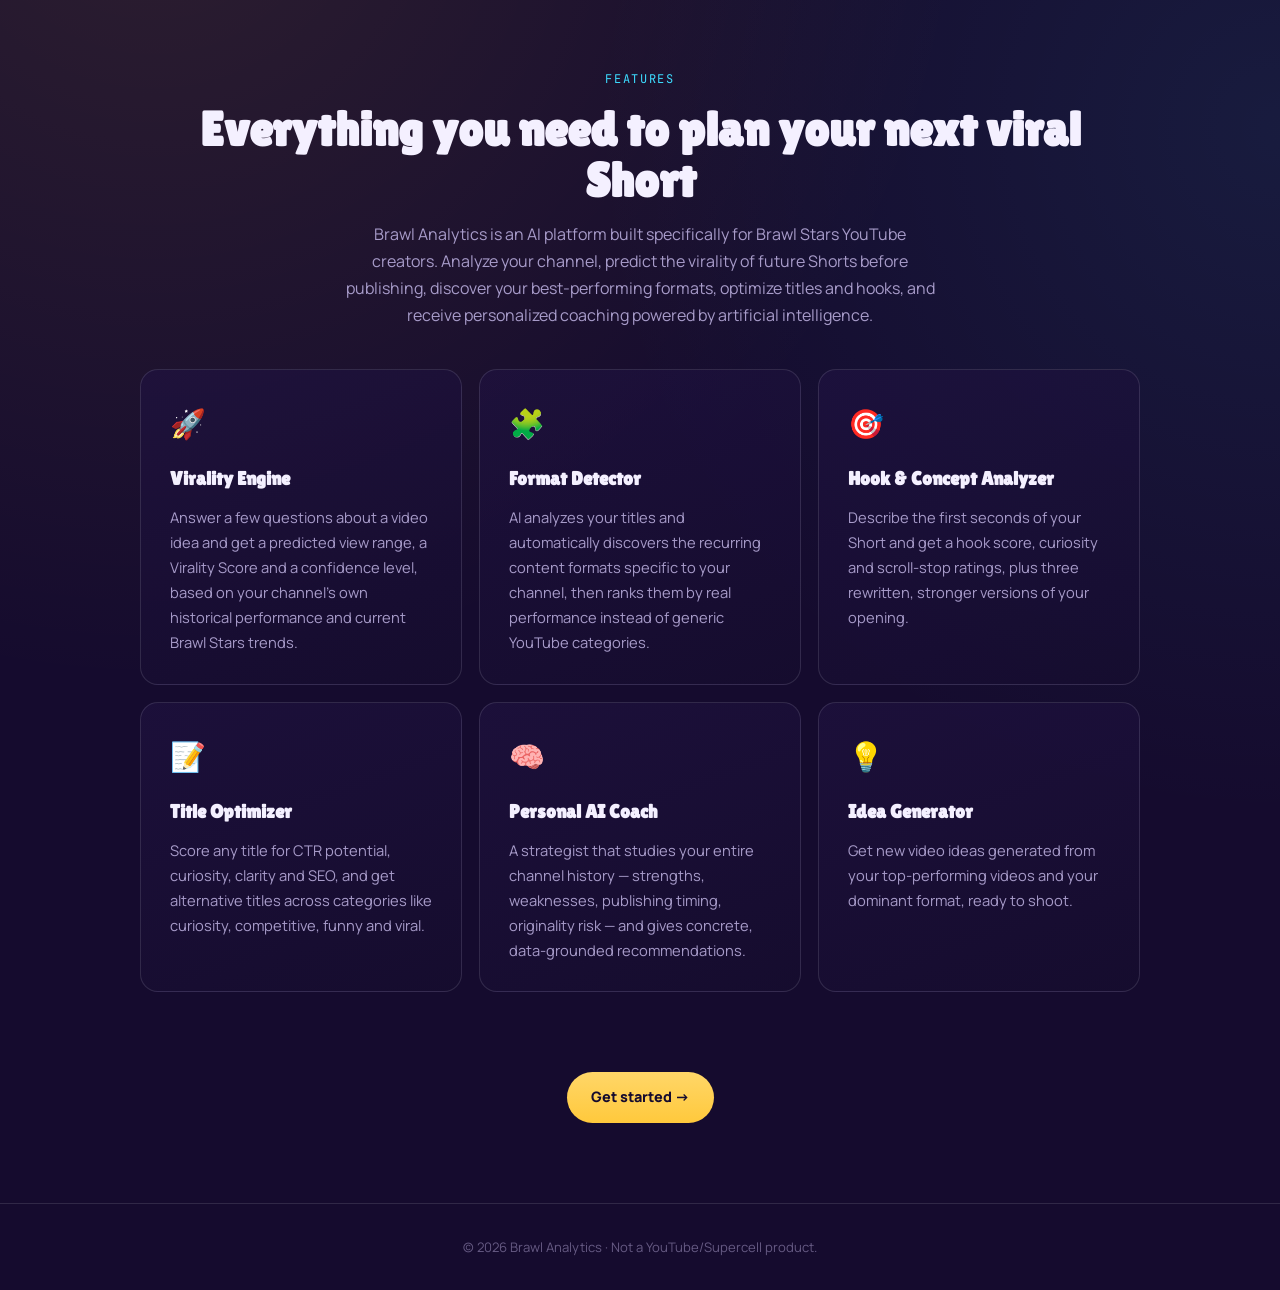
<file: SEO/features.html>
<!DOCTYPE html>
<html lang="en">
<head>
<meta charset="UTF-8">
<meta name="viewport" content="width=device-width, initial-scale=1.0">
<meta property="og:type" content="website">
<meta property="og:title" content="Brawl Analytics Features">
<meta property="og:description" content="Explore AI-powered tools for Brawl Stars creators including the Virality Engine, Hook Analyzer, Title Optimizer and Personal AI Coach.">
<meta property="og:image" content="https://brawl-analytics-official.vercel.app/favicon.ico">
<meta property="og:url" content="https://brawl-analytics-official.vercel.app/features.html">
<meta name="twitter:card" content="summary_large_image">
<title>Features | Brawl Analytics</title>
<meta name="description" content="Explore Brawl Analytics features: Virality Engine, Format Detector, Hook Analyzer, Title Optimizer, AI Coach and Idea Generator for Brawl Stars YouTube Shorts creators.">
<link rel="canonical" href="https://brawl-analytics-official.vercel.app/features.html">
<link rel="preconnect" href="https://fonts.googleapis.com">
<link rel="preconnect" href="https://fonts.gstatic.com" crossorigin>
<link href="https://fonts.googleapis.com/css2?family=Lilita+One&family=Manrope:wght@400;500;600;700;800&family=JetBrains+Mono:wght@500;700&display=swap" rel="stylesheet">
<script type="application/ld+json">
{
  "@context":"https://schema.org",
  "@type":"SoftwareApplication",
  "name":"Brawl Analytics",
  "applicationCategory":"BusinessApplication",
  "operatingSystem":"Web",
  "description":"AI analytics platform for Brawl Stars YouTube Shorts creators.",
  "url":"https://brawl-analytics-official.vercel.app",
  "offers":{
    "@type":"Offer",
    "price":"0",
    "priceCurrency":"EUR"
  }
}
</script>
<style>
:root{
    --bg:#150B2E; --surface:#1F1240; --primary:#FFC93C; --primary-hover:#FFD668;
    --secondary:#3DDCFF; --success:#3EDC9A; --text:#F4F0FF; --muted:#A79BC9;
    --faded:rgba(167,155,201,.55); --border:rgba(244,240,255,.12);
    --font-display:'Lilita One',sans-serif; --font-body:'Manrope',sans-serif; --font-mono:'JetBrains Mono',monospace;
}
*,*::before,*::after{margin:0;padding:0;box-sizing:border-box}
html{scroll-behavior:smooth}
body{
    background:radial-gradient(circle at 12% -10%, rgba(255,201,60,.10), transparent 45%),
        radial-gradient(circle at 100% 10%, rgba(61,220,255,.08), transparent 40%), var(--bg);
    color:var(--text); font-family:var(--font-body); line-height:1.7; -webkit-font-smoothing:antialiased;
}
a{color:var(--secondary);text-decoration:none}
a:hover{text-decoration:underline}
.container{width:min(100% - 2.5rem,1000px);margin-inline:auto}
.hero{padding:4rem 0 2.5rem;text-align:center}
.eyebrow{display:inline-block;font-family:var(--font-mono);font-size:.75rem;letter-spacing:.14em;text-transform:uppercase;color:var(--secondary);margin-bottom:1rem}
.hero h1{font-family:var(--font-display);font-size:clamp(2rem,5vw,3rem);line-height:1.05;margin-bottom:.9rem}
.hero p{color:var(--muted);max-width:600px;margin:0 auto;font-size:1rem}
.grid{display:grid;grid-template-columns:repeat(auto-fit,minmax(260px,1fr));gap:1.1rem;padding-bottom:5rem}
.card{
    background:linear-gradient(160deg,rgba(31,18,64,.7),rgba(22,13,47,.7));
    border:1px solid var(--border);border-radius:18px;padding:1.8rem;
}
.card-icon{font-size:1.8rem;margin-bottom:.9rem;display:block}
.card h2{font-family:var(--font-display);font-size:1.2rem;margin-bottom:.6rem}
.card p{color:var(--muted);font-size:.92rem}
.cta-band{text-align:center;padding:0 0 5rem}
.cta{display:inline-flex;align-items:center;gap:.5rem;background:linear-gradient(180deg,var(--primary-hover),var(--primary));color:#150B2E;font-weight:800;font-size:.9rem;padding:.8rem 1.5rem;border-radius:999px;text-decoration:none}
footer{border-top:1px solid var(--border);padding:2rem 0;color:var(--faded);font-size:.82rem;text-align:center}
</style>
</head>
<body>

<section class="hero">
    <div class="container">
        <span class="eyebrow">Features</span>
        <h1>Everything you need to plan your next viral Short</h1>
        <p>Brawl Analytics is an AI platform built specifically for Brawl Stars YouTube creators. Analyze your channel, predict the virality of future Shorts before publishing, discover your best-performing formats, optimize titles and hooks, and receive personalized coaching powered by artificial intelligence.</p>
    </div>
</section>

<div class="container grid">

    <div class="card">
        <span class="card-icon">🚀</span>
        <h2>Virality Engine</h2>
        <p>Answer a few questions about a video idea and get a predicted view range, a Virality Score and a confidence level, based on your channel's own historical performance and current Brawl Stars trends.</p>
    </div>

    <div class="card">
        <span class="card-icon">🧩</span>
        <h2>Format Detector</h2>
        <p>AI analyzes your titles and automatically discovers the recurring content formats specific to your channel, then ranks them by real performance instead of generic YouTube categories.</p>
    </div>

    <div class="card">
        <span class="card-icon">🎯</span>
        <h2>Hook & Concept Analyzer</h2>
        <p>Describe the first seconds of your Short and get a hook score, curiosity and scroll-stop ratings, plus three rewritten, stronger versions of your opening.</p>
    </div>

    <div class="card">
        <span class="card-icon">📝</span>
        <h2>Title Optimizer</h2>
        <p>Score any title for CTR potential, curiosity, clarity and SEO, and get alternative titles across categories like curiosity, competitive, funny and viral.</p>
    </div>

    <div class="card">
        <span class="card-icon">🧠</span>
        <h2>Personal AI Coach</h2>
        <p>A strategist that studies your entire channel history — strengths, weaknesses, publishing timing, originality risk — and gives concrete, data-grounded recommendations.</p>
    </div>

    <div class="card">
        <span class="card-icon">💡</span>
        <h2>Idea Generator</h2>
        <p>Get new video ideas generated from your top-performing videos and your dominant format, ready to shoot.</p>
    </div>

</div>

<section class="cta-band">
    <a class="cta" href="../index.html">Get started →</a>
</section>

<footer>© 2026 Brawl Analytics · Not a YouTube/Supercell product.</footer>

</body>
</html>
</file>
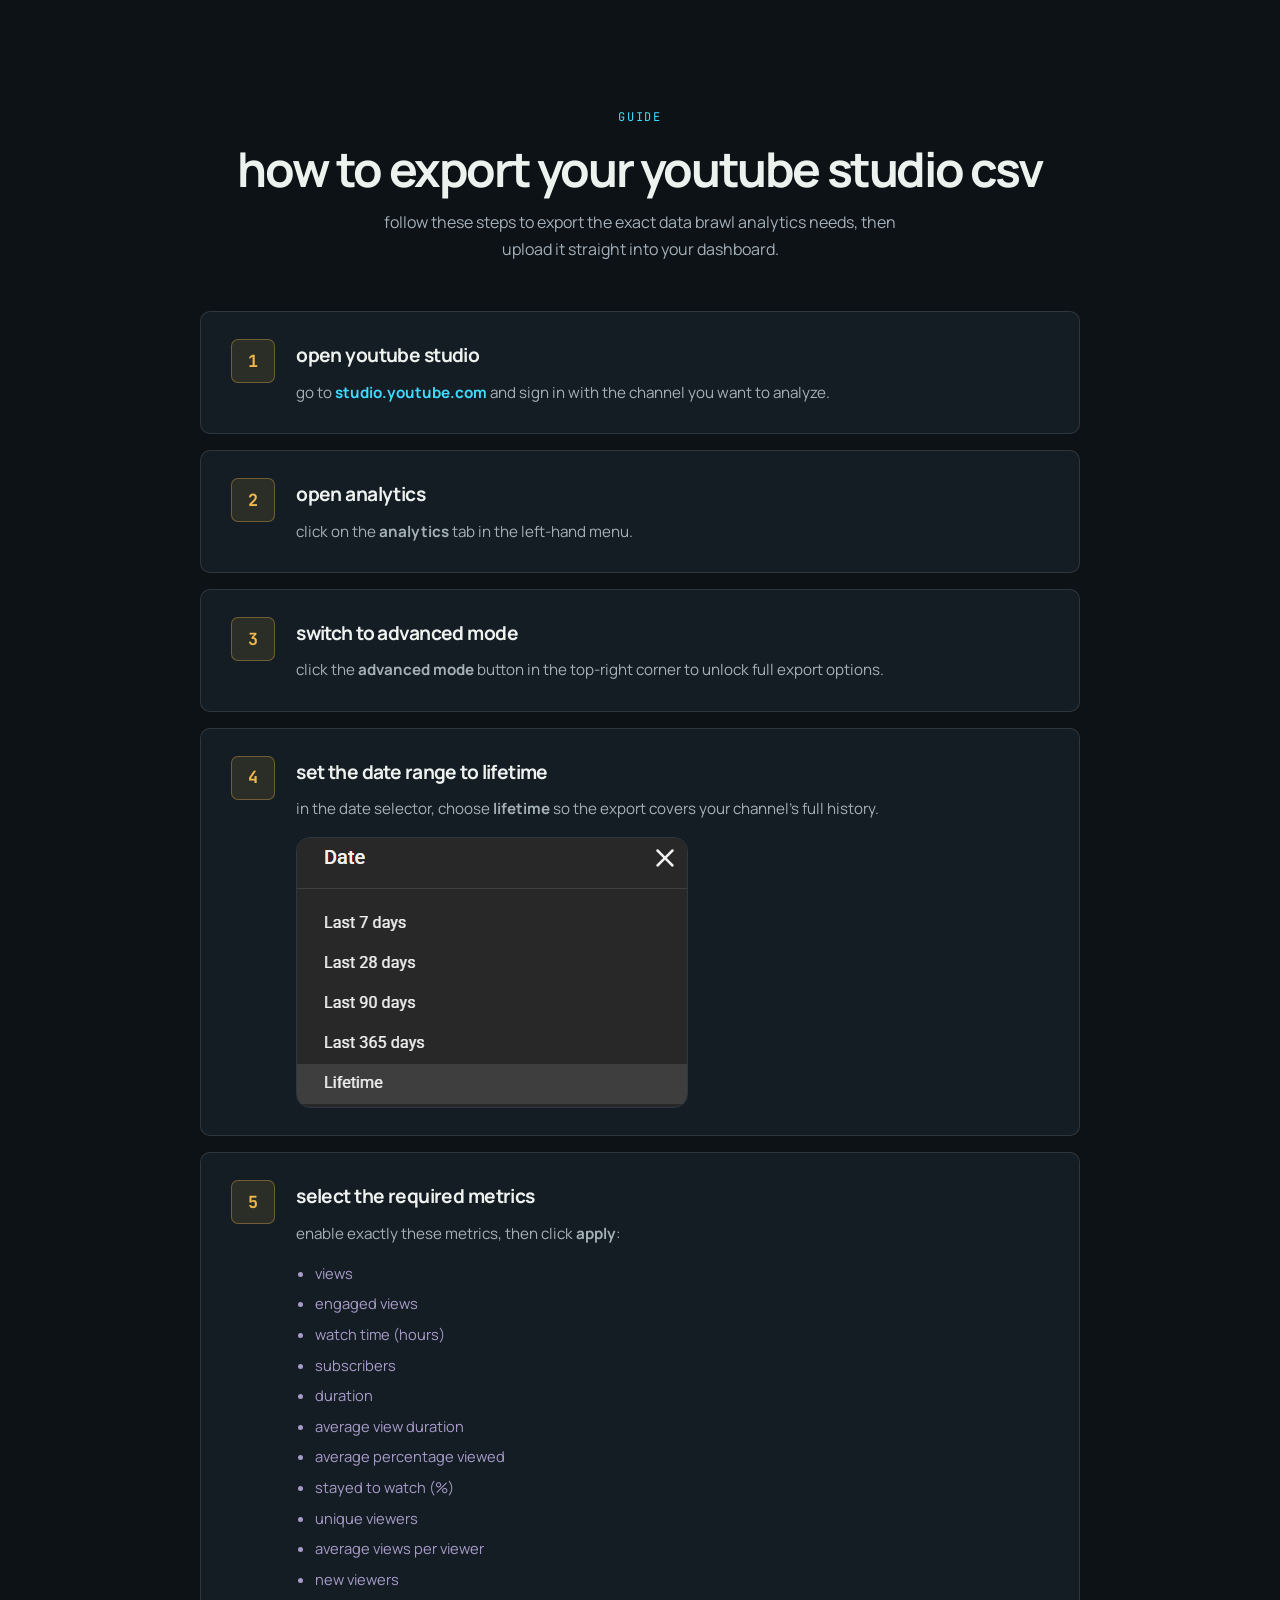
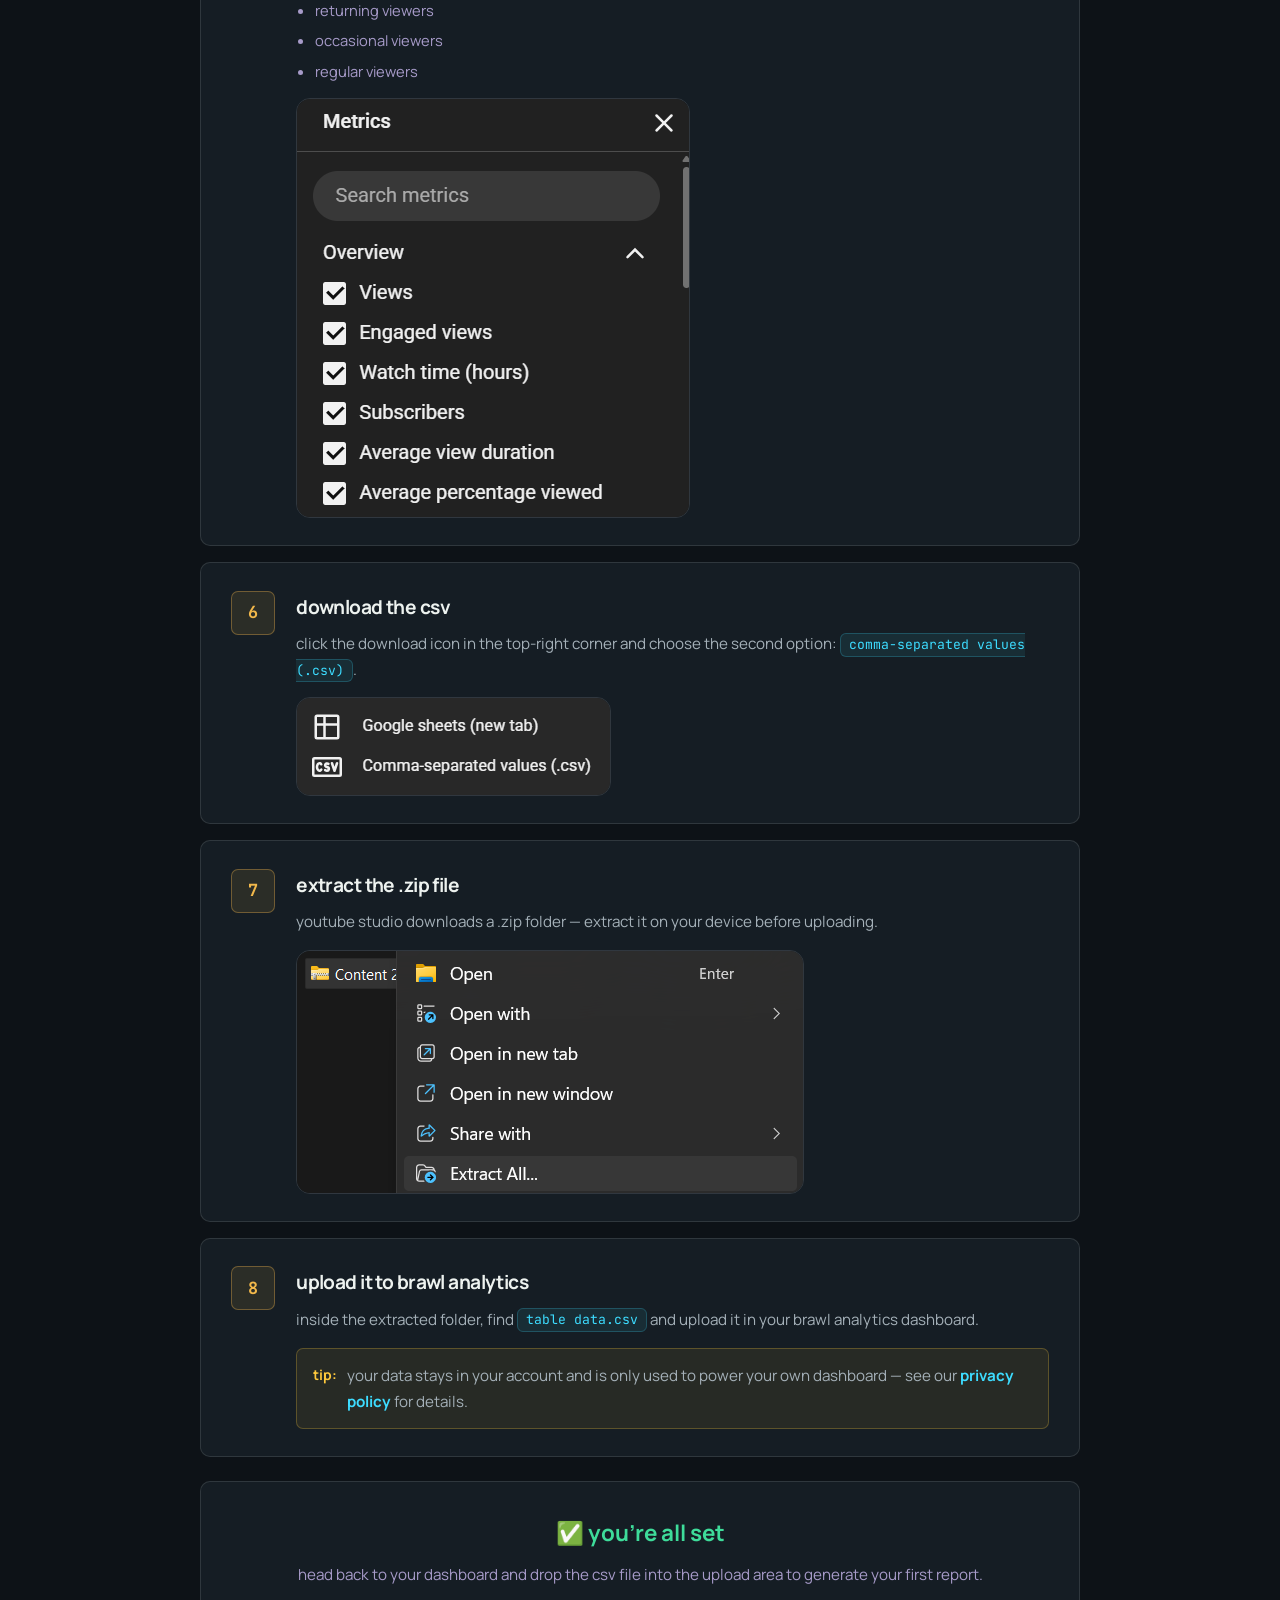
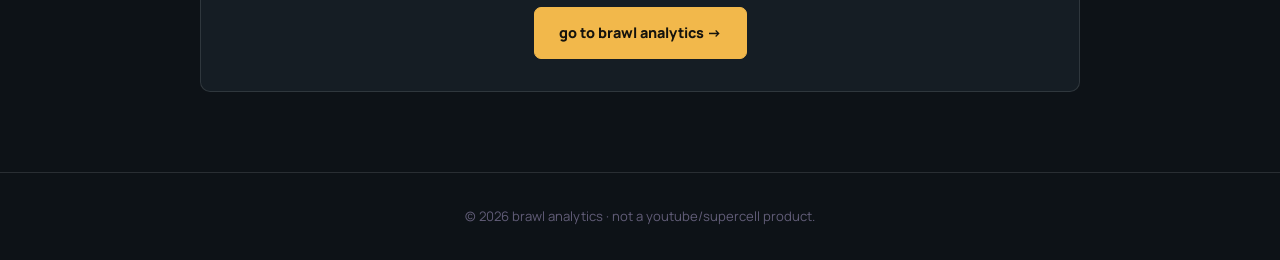
<file: tutorials/upload-csv.html>
<!DOCTYPE html>
<html lang="en">
<head>
<meta charset="UTF-8">
<meta name="viewport" content="width=device-width, initial-scale=1.0">
<title>CSV Upload Tutorial | Brawl Analytics</title>
<link rel="preconnect" href="https://fonts.googleapis.com">
<link rel="preconnect" href="https://fonts.gstatic.com" crossorigin>
<link href="https://fonts.googleapis.com/css2?family=Manrope:wght@400;500;600;700;800&family=JetBrains+Mono:wght@400;500;600;700&display=swap" rel="stylesheet">
<style>
:root{
    --bg:#150B2E;
    --surface:#1F1240;
    --primary:#FFC93C;
    --primary-hover:#FFD668;
    --secondary:#3DDCFF;
    --success:#3EDC9A;
    --text:#F4F0FF;
    --muted:#A79BC9;
    --faded:rgba(167,155,201,.55);
    --border:rgba(244,240,255,.12);
    --font-display:'Plus Jakarta Sans',sans-serif;
    --font-body:'Manrope',sans-serif;
    --font-mono:'JetBrains Mono',monospace;
}
*,*::before,*::after{margin:0;padding:0;box-sizing:border-box}
html{scroll-behavior:smooth}
body{
    background:
        radial-gradient(circle at 12% -10%, rgba(255,201,60,.10), transparent 45%),
        radial-gradient(circle at 100% 10%, rgba(61,220,255,.08), transparent 40%),
        var(--bg);
    color:var(--text);
    font-family:var(--font-body);
    line-height:1.7;
    -webkit-font-smoothing:antialiased;
}
a{color:var(--secondary);text-decoration:none}
a:hover{text-decoration:underline}
img{display:block;max-width:100%;border-radius:14px;border:1px solid var(--border)}
.container{width:min(100% - 2.5rem,880px);margin-inline:auto}

.hero{padding:4rem 0 2.5rem;text-align:center}
.eyebrow{display:inline-block;font-family:var(--font-mono);font-size:.75rem;letter-spacing:.14em;text-transform:uppercase;color:var(--secondary);margin-bottom:1rem}
.hero h1{font-family:var(--font-display);font-size:clamp(2rem,5vw,3rem);line-height:1.05;margin-bottom:.9rem}
.hero p{color:var(--muted);max-width:520px;margin:0 auto;font-size:1rem}

.steps{display:flex;flex-direction:column;gap:1.1rem;padding-bottom:5rem}
.step{
    display:flex;gap:1.3rem;
    background:linear-gradient(160deg,rgba(31,18,64,.7),rgba(22,13,47,.7));
    border:1px solid var(--border);border-radius:18px;padding:1.7rem 1.9rem;
}
.step-num{
    flex-shrink:0;width:44px;height:44px;border-radius:12px;
    background:rgba(255,201,60,.12);border:1px solid rgba(255,201,60,.3);
    color:var(--primary);font-family:var(--font-mono);font-weight:700;font-size:1.05rem;
    display:grid;place-items:center;
}
.step-body{flex:1;min-width:0}
.step-body h2{font-family:var(--font-display);font-size:1.2rem;margin-bottom:.5rem;letter-spacing:.01em}
.step-body p{color:var(--muted);font-size:.95rem;margin-bottom:.9rem}
.step-body p:last-child{margin-bottom:0}
.step-body a{font-weight:700}
.step-body ul{margin:.3rem 0 .9rem 1.2rem;color:var(--muted);font-size:.92rem}
.step-body li{margin-bottom:.35rem}
.code{
    font-family:var(--font-mono);font-size:.82rem;color:var(--secondary);
    background:rgba(61,220,255,.08);border:1px solid rgba(61,220,255,.22);
    padding:.15rem .5rem;border-radius:6px;
}
.tip{
    display:flex;gap:.6rem;align-items:flex-start;margin-top:1rem;
    background:rgba(255,201,60,.08);border:1px solid rgba(255,201,60,.25);
    border-radius:12px;padding:.85rem 1rem;font-size:.88rem;color:var(--muted);
}
.tip b{color:var(--primary)}

.done-banner{
    text-align:center;margin-top:.5rem;
    background:linear-gradient(135deg,rgba(62,220,154,.12),rgba(255,255,255,.02));
    border:1px solid rgba(62,220,154,.3);border-radius:18px;padding:2rem;
}
.done-banner h2{font-family:var(--font-display);font-size:1.4rem;margin-bottom:.6rem;color:var(--success)}
.done-banner p{color:var(--muted);margin-bottom:1.2rem;font-size:.95rem}
.cta{
    display:inline-flex;align-items:center;gap:.5rem;
    background:linear-gradient(180deg,var(--primary-hover),var(--primary));
    color:#150B2E;font-weight:800;font-size:.9rem;padding:.8rem 1.5rem;border-radius:999px;text-decoration:none;
}

footer{border-top:1px solid var(--border);padding:2rem 0;color:var(--faded);font-size:.82rem;text-align:center}
</style>
<link rel="stylesheet" href="../css/css_design_refresh.css">
</head>
<body>

<section class="hero">
    <div class="container">
        <span class="eyebrow">Guide</span>
        <h1>How to export your YouTube Studio CSV</h1>
        <p>Follow these steps to export the exact data Brawl Analytics needs, then upload it straight into your dashboard.</p>
    </div>
</section>

<div class="container steps">

    <div class="step">
        <div class="step-num">1</div>
        <div class="step-body">
            <h2>Open YouTube Studio</h2>
            <p>Go to <a href="https://studio.youtube.com/" target="_blank" rel="noopener">studio.youtube.com</a> and sign in with the channel you want to analyze.</p>
        </div>
    </div>

    <div class="step">
        <div class="step-num">2</div>
        <div class="step-body">
            <h2>Open Analytics</h2>
            <p>Click on the <strong>Analytics</strong> tab in the left-hand menu.</p>
        </div>
    </div>

    <div class="step">
        <div class="step-num">3</div>
        <div class="step-body">
            <h2>Switch to Advanced mode</h2>
            <p>Click the <strong>Advanced mode</strong> button in the top-right corner to unlock full export options.</p>
        </div>
    </div>

    <div class="step">
        <div class="step-num">4</div>
        <div class="step-body">
            <h2>Set the date range to Lifetime</h2>
            <p>In the date selector, choose <strong>Lifetime</strong> so the export covers your channel's full history.</p>
            <img src="date.png" alt="Selecting Lifetime as the date range in YouTube Studio">
        </div>
    </div>

    <div class="step">
        <div class="step-num">5</div>
        <div class="step-body">
            <h2>Select the required metrics</h2>
            <p>Enable exactly these metrics, then click <strong>Apply</strong>:</p>
            <ul>
                <li>Views</li>
                <li>Engaged views</li>
                <li>Watch time (hours)</li>
                <li>Subscribers</li>
                <li>Duration</li>
                <li>Average view duration</li>
                <li>Average percentage viewed</li>
                <li>Stayed to watch (%)</li>
                <li>Unique viewers</li>
                <li>Average views per viewer</li>
                <li>New viewers</li>
                <li>Returning viewers</li>
                <li>Occasional viewers</li>
                <li>Regular viewers</li>
            </ul>
            <img src="metrics.png" alt="Selecting the required metrics in YouTube Studio">
        </div>
    </div>

    <div class="step">
        <div class="step-num">6</div>
        <div class="step-body">
            <h2>Download the CSV</h2>
            <p>Click the download icon in the top-right corner and choose the second option: <span class="code">Comma-separated values (.csv)</span>.</p>
            <img src="final-step.png" alt="Downloading the CSV export from YouTube Studio">
        </div>
    </div>

    <div class="step">
        <div class="step-num">7</div>
        <div class="step-body">
            <h2>Extract the .zip file</h2>
            <p>YouTube Studio downloads a .zip folder — extract it on your device before uploading.</p>
            <img src="extract.png" alt="Extracting the downloaded zip folder">
        </div>
    </div>

    <div class="step">
        <div class="step-num">8</div>
        <div class="step-body">
            <h2>Upload it to Brawl Analytics</h2>
            <p>Inside the extracted folder, find <span class="code">Table data.csv</span> and upload it in your Brawl Analytics dashboard.</p>
            <div class="tip"><b>Tip:</b> <p>your data stays in your account and is only used to power your own dashboard — see our <a href="../legal/privacy.html">Privacy Policy</a> for details.</p></div>
        </div>
    </div>

    <div class="done-banner">
        <h2>✅ You're all set</h2>
        <p>Head back to your dashboard and drop the CSV file into the upload area to generate your first report.</p>
        <a class="cta" href="../index.html">Go to Brawl Analytics →</a>
    </div>

</div>

<footer>© 2026 Brawl Analytics · Not a YouTube/Supercell product.</footer>

</body>
</html>
</file>
<file: css/css_variables.css>
/* ==========================================================
   BRAWL ANALYTICS
   Design Tokens
========================================================== */

:root{

    /*-------------------------------------------------------
      COLORS
    -------------------------------------------------------*/

    --color-background:#0D1217;

    --color-surface:#151D24;

    --color-surface-light:#202D36;

    --color-primary:#FFC93C;

    --color-primary-hover:#FFD668;

    --color-secondary:#72D3B3;

    --color-accent:#EF9276;

    --color-success:#3EDC9A;

    --color-danger:#FF5470;

    --color-text:#EDF2EF;

    --color-text-muted:#A4B0B8;

    --color-text-faded:rgba(164,176,184,.55);

    --color-border:rgba(237,242,239,.12);



    /*-------------------------------------------------------
      TYPOGRAPHY
    -------------------------------------------------------*/

    --font-display:'Plus Jakarta Sans',sans-serif;

    --font-body:'Manrope',sans-serif;

    --font-mono:'JetBrains Mono',monospace;



    /*-------------------------------------------------------
      FONT SIZES
    -------------------------------------------------------*/

    --text-xs:.75rem;

    --text-sm:.875rem;

    --text-md:1rem;

    --text-lg:1.125rem;

    --text-xl:1.35rem;

    --text-2xl:2rem;

    --text-hero:clamp(2.4rem,6vw,4rem);



    /*-------------------------------------------------------
      SPACING
    -------------------------------------------------------*/

    --space-1:.25rem;

    --space-2:.5rem;

    --space-3:.75rem;

    --space-4:1rem;

    --space-5:1.5rem;

    --space-6:2rem;

    --space-7:3rem;

    --space-8:4rem;



    /*-------------------------------------------------------
      BORDER RADIUS
    -------------------------------------------------------*/

    --radius-sm:8px;

    --radius-md:14px;

    --radius-lg:22px;

    --radius-round:999px;



    /*-------------------------------------------------------
      SHADOWS
    -------------------------------------------------------*/

    --shadow-button:0 4px 0 #C9962A;

    --shadow-card:0 12px 28px rgba(0,0,0,.25);

    --shadow-floating:0 20px 50px rgba(0,0,0,.35);

    --shadow-glow-primary:0 0 40px rgba(255,201,60,.25);

    --shadow-glow-secondary:0 0 40px rgba(61,220,255,.2);

    --shadow-glow-accent:0 0 40px rgba(255,61,127,.2);

    --shadow-elevation:0 8px 32px rgba(0,0,0,.18);

    --shadow-elevation-hover:0 16px 48px rgba(0,0,0,.24);



    /*-------------------------------------------------------
      BORDERS
    -------------------------------------------------------*/

    --border:1px solid var(--color-border);



    /*-------------------------------------------------------
      TRANSITIONS
    -------------------------------------------------------*/

    --transition-fast:.15s ease;

    --transition:.25s ease;

    --transition-slow:.4s ease;

    --transition-smooth:.3s cubic-bezier(0.4, 0, 0.2, 1);



    /*-------------------------------------------------------
      NAVBAR
    -------------------------------------------------------*/

    --navbar-height:78px;



    /*-------------------------------------------------------
      CONTAINER
    -------------------------------------------------------*/

    --container:1200px;



    /*-------------------------------------------------------
      Z INDEX
    -------------------------------------------------------*/

    --z-navbar:100;

    --z-overlay:500;

    --z-modal:1000;

}
</file>
<file: css/css_layout.css>
/* ==========================================================
   BRAWL ANALYTICS
   Layout
========================================================== */

/* ==========================================================
   PAGE
========================================================== */

body{
    display:flex;
    flex-direction:column;
    background:var(--color-background);
    position:relative;
    overflow-x:hidden;
}

body::before{

    content:"";

    position:fixed;

    top:0;

    left:0;

    width:100%;

    height:100%;

    background:

        radial-gradient(
            ellipse 80% 50% at 50% -20%,
            rgba(255,201,60,.08),
            transparent
        ),

        radial-gradient(
            ellipse 60% 40% at 100% 50%,
            rgba(61,220,255,.06),
            transparent
        ),

        radial-gradient(
            ellipse 50% 30% at 0% 80%,
            rgba(255,61,127,.05),
            transparent
        );

    pointer-events:none;

    z-index:-1;

    animation:backgroundShift 20s ease-in-out infinite alternate;

}

@keyframes backgroundShift{

    0%{

        transform:translate(0,0) scale(1);

    }

    50%{

        transform:translate(-2%, -1%) scale(1.02);

    }

    100%{

        transform:translate(1%, 2%) scale(1);

    }

}

main{
    flex:1;
}


/* ==========================================================
   CONTAINER
========================================================== */

.container{
    width:min(100% - 2rem,var(--container));
    margin-inline:auto;
}


/* ==========================================================
   SECTIONS
========================================================== */

.section{
    padding-block:var(--space-8);
}

.section-sm{
    padding-block:var(--space-6);
}

.section-lg{
    padding-block:6rem;
}


/* ==========================================================
   SCREENS
========================================================== */

.screen{

    min-height:calc(100vh - var(--navbar-height));

    animation:fadeIn .35s ease;

}

.screen[hidden]{

    display:none !important;

}


/* ==========================================================
   GRID
========================================================== */

.grid{
    display:grid;
}

.grid-2{
    display:grid;
    grid-template-columns:repeat(2,minmax(0,1fr));
    gap:var(--space-5);
}

.grid-3{
    display:grid;
    grid-template-columns:repeat(3,minmax(0,1fr));
    gap:var(--space-5);
}

.grid-auto{
    display:grid;
    grid-template-columns:repeat(auto-fit,minmax(240px,1fr));
    gap:var(--space-5);
}


/* ==========================================================
   FLEX
========================================================== */

.flex{
    display:flex;
}

.flex-column{
    display:flex;
    flex-direction:column;
}

.center{
    align-items:center;
}

.middle{
    justify-content:center;
}

.between{
    justify-content:space-between;
}

.around{
    justify-content:space-around;
}

.end{
    justify-content:flex-end;
}

.wrap{
    flex-wrap:wrap;
}


/* ==========================================================
   GAP
========================================================== */

.gap-1{gap:var(--space-1);}
.gap-2{gap:var(--space-2);}
.gap-3{gap:var(--space-3);}
.gap-4{gap:var(--space-4);}
.gap-5{gap:var(--space-5);}
.gap-6{gap:var(--space-6);}


/* ==========================================================
   WIDTH
========================================================== */

.w-100{
    width:100%;
}

.max-500{
    max-width:500px;
}

.max-700{
    max-width:700px;
}

.max-900{
    max-width:900px;
}


/* ==========================================================
   TEXT
========================================================== */

.text-center{
    text-align:center;
}

.text-right{
    text-align:right;
}


/* ==========================================================
   MARGIN
========================================================== */

.mt-1{margin-top:var(--space-1);}
.mt-2{margin-top:var(--space-2);}
.mt-3{margin-top:var(--space-3);}
.mt-4{margin-top:var(--space-4);}
.mt-5{margin-top:var(--space-5);}
.mt-6{margin-top:var(--space-6);}
.mt-7{margin-top:var(--space-7);}

.mb-1{margin-bottom:var(--space-1);}
.mb-2{margin-bottom:var(--space-2);}
.mb-3{margin-bottom:var(--space-3);}
.mb-4{margin-bottom:var(--space-4);}
.mb-5{margin-bottom:var(--space-5);}
.mb-6{margin-bottom:var(--space-6);}
.mb-7{margin-bottom:var(--space-7);}


/* ==========================================================
   PADDING
========================================================== */

.p-1{padding:var(--space-1);}
.p-2{padding:var(--space-2);}
.p-3{padding:var(--space-3);}
.p-4{padding:var(--space-4);}
.p-5{padding:var(--space-5);}
.p-6{padding:var(--space-6);}


/* ==========================================================
   DISPLAY
========================================================== */

.hidden{
    display:none !important;
}

.invisible{
    visibility:hidden;
}


/* ==========================================================
   ANIMATIONS
========================================================== */

@keyframes fadeIn{

    from{

        opacity:0;

        transform:translateY(8px);

    }

    to{

        opacity:1;

        transform:none;

    }

}
</file>
<file: css/css_buttons.css>
/* ==========================================================
   BRAWL ANALYTICS
   Buttons (Arcade/SaaS Style per sfondo Blu)
========================================================== */

.btn {
    display: inline-flex;
    align-items: center;
    justify-content: center;
    gap: var(--space-2);
    padding: 0.75rem 1.4rem;
    border-radius: var(--radius-round);
    font-family: var(--font-body);
    font-size: 0.95rem;
    font-weight: 800;
    line-height: 1;
    border: none;
    cursor: pointer;
    white-space: nowrap;
    transition: 
        transform var(--transition-fast), 
        background var(--transition-fast), 
        box-shadow var(--transition-fast),
        border-color var(--transition-fast);
    position: relative;
    overflow: hidden;
}

.btn::before {
    content: "";
    position: absolute;
    top: 0;
    left: -100%;
    width: 100%;
    height: 100%;
    background: linear-gradient(
        90deg,
        transparent,
        rgba(255, 255, 255, 0.2),
        transparent
    );
    transition: left 0.5s ease;
}

.btn:hover::before {
    left: 100%;
}

.btn:hover {
    transform: translateY(-2px) scale(1.02);
}

.btn:active {
    transform: translateY(1px) scale(0.98);
}

.btn:focus-visible {
    outline: 2px solid var(--color-primary);
    outline-offset: 2px;
}

.btn:disabled {
    opacity: 0.5;
    cursor: not-allowed;
    transform: none !important;
}

.btn:disabled::before {
    display: none;
}

/* --- PRIMARY (Giallo Brawl) --- */
.btn-primary {
    background: linear-gradient(180deg, var(--color-primary-hover) 0%, var(--color-primary) 100%);
    color: #120A24;
    box-shadow: inset 0 2px 0 rgba(255, 255, 255, 0.4), 0 4px 12px rgba(0, 0, 0, 0.3);
    font-weight: 800;
}

.btn-primary:hover {
    box-shadow: inset 0 2px 0 rgba(255, 255, 255, 0.5), 0 6px 24px rgba(255, 201, 60, 0.4), var(--shadow-glow-primary);
}

/* --- SECONDARY (Cyan) --- */
.btn-secondary {
    background: linear-gradient(180deg, #62e5ff 0%, var(--color-secondary) 100%);
    color: #0A1224;
    box-shadow: inset 0 2px 0 rgba(255, 255, 255, 0.4), 0 4px 12px rgba(0, 0, 0, 0.3);
    font-weight: 800;
}

.btn-secondary:hover {
    box-shadow: inset 0 2px 0 rgba(255, 255, 255, 0.5), 0 6px 24px rgba(61, 220, 255, 0.4), var(--shadow-glow-secondary);
}

/* --- OUTLINE --- */
.btn-outline {
    background: rgba(255, 255, 255, 0.05);
    color: var(--color-text);
    border: 1px solid var(--color-border);
    backdrop-filter: blur(8px);
    text-shadow: 0 1px 2px rgba(0, 0, 0, 0.8);
}

.btn-outline:hover {
    background: rgba(255, 255, 255, 0.12);
    border-color: rgba(255, 201, 60, 0.4);
    color: var(--color-primary);
    box-shadow: 0 0 20px rgba(255, 201, 60, 0.15);
}

/* --- SIZES --- */
.btn-sm {
    padding: 0.45rem 1rem;
    font-size: 0.8rem;
}

.btn-lg {
    padding: 0.9rem 2rem;
    font-size: 1.05rem;
}
</file>
<file: css/css_navbar.css>
/* ==========================================================
   BRAWL ANALYTICS
   Global Navigation
========================================================== */


/* ==========================================================
   NAVBAR
========================================================== */

.navbar{

    position:sticky;

    top:0;

    z-index:var(--z-navbar);

    width:100%;

    height:var(--navbar-height);

    background:rgba(13,18,23,.92);

    backdrop-filter:blur(20px) saturate(180%);

    border-bottom:var(--border);

    transition:
        background var(--transition),
        backdrop-filter var(--transition),
        border-color var(--transition);

}

.navbar.scrolled{

    background:rgba(13,18,23,.96);

    border-bottom-color:rgba(244,240,255,.18);

}


/* ==========================================================
   INNER CONTAINER
========================================================== */

.navbar__inner{

    width:min(100% - 2rem,var(--container));

    height:100%;

    margin-inline:auto;

    display:flex;

    align-items:center;

    justify-content:space-between;

    gap:var(--space-5);

}


/* ==========================================================
   LOGO
========================================================== */

.logo{

    display:flex;

    align-items:center;

    gap:var(--space-3);

    flex-shrink:0;

    transition:transform var(--transition);

}

.logo:hover{

    transform:translateY(-1px);

}


.logo__mark{

    width:38px;

    height:38px;

    display:grid;

    place-items:center;

    background:var(--color-primary);

    color:var(--color-background);

    border-radius:var(--radius-sm);

    font-family:var(--font-display);

    font-size:1.3rem;

    transform:rotate(-6deg);

    transition:
        transform var(--transition),
        box-shadow var(--transition);

}

.logo:hover .logo__mark{

    transform:rotate(-6deg) scale(1.05);

    box-shadow:var(--shadow-glow-primary);

}


.logo__text{

    font-family:var(--font-display);

    font-size:1.25rem;

    letter-spacing:.02em;

}


.logo__text strong{

    color:var(--color-primary);

    font-weight:normal;

}


/* ==========================================================
   NAVIGATION LINKS
========================================================== */

.navlinks{

    display:flex;

    align-items:center;

    gap:var(--space-5);

}


.navlinks a,

.navlinks button{

    color:var(--color-text-muted);

    font-size:.9rem;

    font-weight:700;

    transition:color var(--transition-fast);

    position:relative;

}

.navlinks a::after,

.navlinks button::after{

    content:"";

    position:absolute;

    bottom:-4px;

    left:0;

    width:0;

    height:2px;

    background:var(--color-primary);

    transition:width var(--transition);

}

.navlinks a:hover::after,

.navlinks button:hover::after{

    width:100%;

}


.navlinks a:hover,

.navlinks button:hover{

    color:var(--color-text);

}


/* ==========================================================
   ACTIONS
========================================================== */

.navbar__actions{

    display:flex;

    align-items:center;

    gap:var(--space-3);

}


/* ==========================================================
   APP MODE
========================================================== */

.navbar.app-mode .logo__mark{

    transform:rotate(0);

}


.navbar.app-mode .navlinks a,

.navbar.app-mode .navlinks button{

    font-size:.85rem;

}

/* ==========================================================
   HOME BUTTON IN DASHBOARD
========================================================== */

#nav-home{

    color:var(--color-text-muted);

    font-size:.9rem;

    font-weight:700;

    transition:color var(--transition-fast);

}

#nav-home:hover{

    color:var(--color-text);

}


/* ==========================================================
   MOBILE MENU BUTTON
========================================================== */

.menu-button{

    display:none;

    flex-direction:column;

    gap:5px;

    padding:8px;

}


.menu-button span{

    width:22px;

    height:2px;

    display:block;

    background:var(--color-text);

    border-radius:10px;

}


/* ==========================================================
   MOBILE
========================================================== */

@media(max-width:780px){

    .navbar__inner{

        gap:var(--space-3);

        padding-block:var(--space-2);

        height:auto;

        min-height:var(--navbar-height);

    }

    .navlinks{

        display:none;

        position:absolute;

        top:var(--navbar-height);

        left:0;

        width:100%;

        padding:var(--space-5);

        flex-direction:column;

        background:var(--color-surface);

        border-bottom:var(--border);

    }

    .navlinks.open{

        display:flex;

    }

    .menu-button{

        display:flex;

    }

    .logo__text{

        font-size:1rem;

    }

    .navbar__actions{

        gap:var(--space-2);

    }

    .navbar__actions .btn{

        min-height:40px;

        padding:.5rem 1rem;

    }

}
</file>
<file: css/css_design_refresh.css>
/* Brawl Analytics visual system: quiet graphite, amber, and mint. */
:root {
    --ui-bg: #0d1217;
    --ui-surface: #151d24;
    --ui-surface-raised: #1c2730;
    --ui-surface-soft: #202d36;
    --ui-amber: #f2b84b;
    --ui-amber-soft: #ffd27a;
    --ui-mint: #72d3b3;
    --ui-mint-deep: #3d9b7f;
    --ui-coral: #ef9276;
    --ui-text: #edf2ef;
    --ui-muted: #a4b0b8;
    --ui-faded: #71808a;
    --ui-line: rgba(237, 242, 239, .12);
    --ui-line-strong: rgba(237, 242, 239, .2);
    --ui-radius: 10px;
    --ui-radius-sm: 7px;
    --ui-shadow: 0 18px 45px rgba(0, 0, 0, .2);
    --ui-content: 1180px;
    --font-display: 'Manrope', sans-serif;
    --font-body: 'Manrope', sans-serif;
    --font-mono: 'JetBrains Mono', monospace;
}

/* Homepage only: gold/amber accents → mint (matches the hero eyebrow).
   Scoped to the landing screen while it's visible. */
body:has(#landing-screen:not([hidden])) {
    --color-primary: var(--ui-mint);
    --color-primary-hover: #a5e8d4;
    --ui-amber: var(--ui-mint);
    --ui-amber-soft: #a5e8d4;
    --shadow-glow-primary: 0 0 40px rgba(114, 211, 179, .25);
}

/* Dashboard only: same gold/amber → mint remap while the app screen
   is visible, for a homogeneous style across the whole product. */
body:has(#app-screen:not([hidden])) {
    --color-primary: var(--ui-mint);
    --color-primary-hover: #a5e8d4;
    --ui-amber: var(--ui-mint);
    --ui-amber-soft: #a5e8d4;
    --shadow-glow-primary: 0 0 40px rgba(114, 211, 179, .25);
}

body:has(#landing-screen),
body:has(.navbar),
body:has(.nav),
body:has(.legal-hero),
body:has(.steps) {
    background: var(--ui-bg);
    color: var(--ui-text);
    overflow-x: hidden;
}

body:has(#landing-screen)::before {
    display: none;
}

body:has(#landing-screen) .logo,
body:has(.navbar) .logo,
body:has(.nav) .logo,
body:has(.site-footer__brand strong) .site-footer__brand strong {
    text-transform: none;
}

body:has(#landing-screen) :where(.hero, .stats-bar, .layout-417, .faq, .pricing-18, .site-footer, .navbar),
body:has(#landing-screen) :where(.panel, .app-screen, .app-tabs, .app-tab, .stat-card, .format-row, .format-card, .trend-card),
body:has(.navbar) :where(.hero, .card, footer),
body:has(.nav) :where(.hero, .card, footer),
body:has(.legal-hero) :where(.legal-hero, .legal-layout, footer),
body:has(.steps) :where(.hero, .step, .done-banner, footer) {
    text-transform: lowercase;
}

/* Keep product and proper-name labels readable. */
.logo__text,
.logo__text strong,
.site-footer__brand strong,
.brand-lockup,
.terminal-prompt,
.terminal-prompt * {
    text-transform: none !important;
}

/* Shared navigation */
.navbar,
body:has(.nav) .nav {
    min-height: 70px;
    height: 70px;
    background: rgba(13, 18, 23, .9);
    border-bottom: 1px solid var(--ui-line);
    backdrop-filter: blur(16px);
    -webkit-backdrop-filter: blur(16px);
}

.navbar__inner,
body:has(.nav) .nav-inner {
    width: min(calc(100% - 40px), var(--ui-content));
    min-height: 70px;
}

.navbar .logo,
body:has(.nav) .logo {
    color: var(--ui-text);
    letter-spacing: -.02em;
}

.navbar .logo__text strong,
body:has(.nav) .logo strong {
    color: var(--ui-mint);
}

.navbar .navlinks a,
.navbar .navlinks button,
body:has(.nav) .nav-links a {
    min-height: 44px;
    display: inline-flex;
    align-items: center;
    color: var(--ui-muted);
    font-size: .82rem;
    letter-spacing: .01em;
    text-transform: lowercase;
}

.navbar .navlinks a::after,
.navbar .navlinks button::after,
#nav-home::after {
    bottom: 1px;
    height: 1px;
    background: var(--ui-amber);
}

.nav-home-top {
    display: inline-flex;
    align-items: center;
    min-height: 44px;
    flex: 0 0 auto;
    padding: 0 .2rem;
    color: var(--ui-muted);
    font-size: .82rem;
    font-weight: 700;
    position: relative;
}

.nav-home-top::after {
    content: "";
    position: absolute;
    left: .2rem;
    right: .2rem;
    bottom: 1px;
    height: 1px;
    background: var(--ui-amber);
    transform: scaleX(0);
    transform-origin: left;
    transition: transform .18s ease;
}

.nav-home-top:hover { color: var(--ui-text); }
.nav-home-top:hover::after { transform: scaleX(1); }

.navbar .navlinks .nav-drawer-close {
    display: none;
}

.navbar__actions .btn,
body:has(.nav) .nav-inner > .btn {
    min-height: 44px;
}

.menu-button {
    width: 44px;
    height: 44px;
    display: none;
    flex-direction: column;
    align-items: center;
    justify-content: center;
    gap: 4px;
    border: 1px solid var(--ui-line);
    border-radius: var(--ui-radius-sm);
    background: var(--ui-surface);
    color: var(--ui-text);
}

.menu-button span {
    width: 18px;
    height: 2px;
    margin: 0;
    background: currentColor;
    border-radius: 0;
}

.nav-drawer-close {
    display: none;
    align-self: flex-end;
    width: 44px;
    height: 44px;
    color: var(--ui-text);
    font-size: 1.35rem;
    border: 1px solid var(--ui-line);
    border-radius: var(--ui-radius-sm);
}

.nav-drawer-backdrop {
    display: none;
}

/* Buttons and compact controls */
body:has(#landing-screen) .btn,
body:has(.navbar) .btn,
body:has(.nav) .btn,
body:has(.legal-hero) .mail-btn,
body:has(.steps) .cta {
    border-radius: var(--ui-radius-sm);
    box-shadow: none;
    text-shadow: none;
    font-weight: 800;
    letter-spacing: 0;
    transition: background .18s ease, border-color .18s ease, color .18s ease, transform .18s ease;
}

body:has(#landing-screen) .btn::before,
body:has(.navbar) .btn::before {
    display: none;
}

body:has(#landing-screen) .btn:hover,
body:has(.navbar) .btn:hover,
body:has(.nav) .btn:hover {
    transform: translateY(-1px);
}

body:has(#landing-screen) .btn-primary,
body:has(.navbar) .btn-primary,
body:has(.nav) .btn-primary,
body:has(.legal-hero) .mail-btn,
body:has(.steps) .cta {
    background: var(--ui-amber);
    color: #15130d;
    border: 1px solid var(--ui-amber);
}

body:has(#landing-screen) .btn-primary:hover,
body:has(.navbar) .btn-primary:hover,
body:has(.nav) .btn-primary:hover,
body:has(.legal-hero) .mail-btn:hover,
body:has(.steps) .cta:hover {
    background: var(--ui-amber-soft);
    border-color: var(--ui-amber-soft);
    color: #15130d;
}

body:has(#landing-screen) .btn-outline,
body:has(.navbar) .btn-outline,
body:has(.nav) .btn-outline {
    background: transparent;
    color: var(--ui-text);
    border: 1px solid var(--ui-line-strong);
    backdrop-filter: none;
}

body:has(#landing-screen) .btn-outline:hover,
body:has(.navbar) .btn-outline:hover,
body:has(.nav) .btn-outline:hover {
    background: var(--ui-surface-raised);
    border-color: var(--ui-amber);
    color: var(--ui-amber-soft);
}

/* Homepage hero */
body:has(#landing-screen) .hero {
    min-height: auto;
    padding: clamp(2.1rem, 4.8vw, 3.75rem) 20px clamp(4rem, 8vw, 7rem);
    align-items: stretch;
    background: #10171d;
    isolation: isolate;
}

body:has(#landing-screen) .hero::before,
body:has(#landing-screen) .hero::after {
    display: none;
}

body:has(#landing-screen) .hero-burst {
    position: absolute;
    z-index: -1;
    width: min(62vw, 620px);
    height: min(62vw, 620px);
    right: -12%;
    top: -12%;
    border-radius: 50%;
    background: rgba(114, 211, 179, .16);
    filter: blur(70px);
    opacity: .7;
    animation: uiFloat 16s ease-in-out infinite;
}

body:has(#landing-screen) .hero-content {
    width: min(100%, 820px);
    margin: 0 auto;
    text-align: left;
}

body:has(#landing-screen) .hero-eyebrow {
    margin-bottom: 1rem;
    color: var(--ui-mint);
    font-size: .7rem;
    letter-spacing: .1em;
    text-transform: lowercase;
}

body:has(#landing-screen) .hero-title {
    max-width: 800px;
    margin-bottom: 1.05rem;
    color: var(--ui-text);
    font-size: clamp(2.2rem, 7vw, 5.2rem);
    line-height: .98;
    letter-spacing: -.06em;
}

body:has(#landing-screen) .hero-description {
    max-width: 620px;
    margin: 0 0 1.8rem;
    color: var(--ui-muted);
    font-size: clamp(1rem, 1.8vw, 1.15rem);
    line-height: 1.7;
}

.hero-terminal {
    width: min(100%, 820px);
    margin: 0 0 1.5rem;
    padding: 0;
    background: #090d11;
    border: 1px solid rgba(237, 242, 239, .18);
    border-radius: var(--ui-radius);
    box-shadow: var(--ui-shadow);
    overflow: hidden;
    font-family: var(--font-mono);
    text-align: left;
}

.hero-terminal__bar {
    display: flex;
    align-items: center;
    gap: .45rem;
    min-height: 38px;
    padding: 0 1rem;
    border-bottom: 1px solid rgba(237, 242, 239, .1);
    color: var(--ui-faded);
    font-size: .65rem;
}

.hero-terminal__dot {
    width: 8px;
    height: 8px;
    border-radius: 50%;
    background: var(--ui-faded);
}

.hero-terminal__dot:first-child { background: var(--ui-coral); }
.hero-terminal__dot:nth-child(2) { background: var(--ui-amber); }
.hero-terminal__dot:nth-child(3) { background: var(--ui-mint); }

.hero-terminal__label {
    margin-left: .4rem;
    color: var(--ui-faded);
}

.terminal-prompt {
    display: flex;
    align-items: center;
    min-height: 84px;
    padding: 1.15rem clamp(1rem, 3vw, 2rem);
    color: var(--ui-mint);
    font-size: clamp(.8rem, 2vw, 1.05rem);
    line-height: 1.6;
}

.terminal-prompt__symbol {
    flex: 0 0 auto;
    margin-right: .75rem;
    color: var(--ui-amber);
}

.terminal-prompt__text {
    min-width: 0;
    overflow-wrap: anywhere;
}

.terminal-prompt__cursor {
    display: inline-block;
    width: .65em;
    height: 1.1em;
    margin-left: .18rem;
    vertical-align: -.15em;
    background: var(--ui-mint);
    animation: terminalBlink 1s steps(1) infinite;
}

body:has(#landing-screen) .hero-actions {
    justify-content: flex-start;
    margin-bottom: 2.5rem;
}

body:has(#landing-screen) .hero-stats {
    justify-content: flex-start;
}

body:has(#landing-screen) .stat-chip {
    min-width: 170px;
    padding: 1rem 1.1rem;
    background: rgba(21, 29, 36, .8);
    border: 1px solid var(--ui-line);
    border-radius: var(--ui-radius-sm);
}

body:has(#landing-screen) .stat-chip:hover {
    transform: none;
    border-color: var(--ui-line-strong);
    box-shadow: none;
}

body:has(#landing-screen) .stat-chip-label,
body:has(#landing-screen) .stat-mini span {
    color: var(--ui-faded);
    text-transform: lowercase;
}

body:has(#landing-screen) .stat-chip-value,
body:has(#landing-screen) .stat-mini strong {
    color: var(--ui-amber);
}

body:has(#landing-screen) .stat-chip.accent .stat-chip-value { color: var(--ui-mint); }
body:has(#landing-screen) .stat-chip.blue .stat-chip-value { color: var(--ui-coral); }

body:has(#landing-screen) .stats-bar {
    background: var(--ui-surface);
    border-color: var(--ui-line);
}

body:has(#landing-screen) .layout-417,
body:has(#landing-screen) .faq,
body:has(#landing-screen) .pricing-18 {
    background: var(--ui-bg);
    background-image: none;
}

body:has(#landing-screen) .layout-417__title,
body:has(#landing-screen) .section-title,
body:has(#landing-screen) .pricing-18__heading {
    letter-spacing: -.04em;
}

body:has(#landing-screen) .layout-417__col,
body:has(#landing-screen) .faq-item,
body:has(#landing-screen) .pricing-18__card,
body:has(#landing-screen) .stat-chip {
    border-radius: var(--ui-radius);
}

body:has(#landing-screen) .layout-417__col {
    background: var(--ui-surface);
    border-color: var(--ui-line);
}

body:has(#landing-screen) .layout-417__col--with {
    background: rgba(114, 211, 179, .08);
    border-color: rgba(114, 211, 179, .35);
}

body:has(#landing-screen) .layout-417__col--without {
    border-color: rgba(239, 146, 118, .3);
}

body:has(#landing-screen) .pricing-18__card,
body:has(#landing-screen) .faq-item {
    background: var(--ui-surface);
    border-color: var(--ui-line);
}

body:has(#landing-screen) .pricing-18__card--featured {
    background: var(--ui-surface-raised);
    border-color: rgba(242, 184, 75, .55);
    box-shadow: none;
}

body:has(#landing-screen) .site-footer {
    grid-template-columns: minmax(150px, .8fr) minmax(0, 2fr) auto;
    align-items: start;
    border-top-color: var(--ui-line);
}

body:has(#landing-screen) .pricing-18__tagline,
body:has(#landing-screen) .section-eyebrow {
    color: var(--ui-coral);
    font-family: var(--font-mono);
    font-size: .8rem;
    font-weight: 700;
    letter-spacing: .12em;
    line-height: 1.5;
    text-transform: uppercase;
}

body:has(#landing-screen) .torn-divider {
    height: 34px;
    margin: 0;
    background: var(--ui-surface);
    border-top: 1px solid var(--ui-line);
    clip-path: polygon(0 30%, 3% 52%, 7% 35%, 11% 58%, 16% 38%, 21% 55%, 27% 32%, 33% 57%, 39% 36%, 45% 60%, 51% 34%, 57% 56%, 63% 37%, 69% 59%, 75% 33%, 81% 56%, 87% 37%, 93% 58%, 100% 32%, 100% 100%, 0 100%);
}

.site-footer__groups {
    display: grid;
    grid-template-columns: repeat(3, minmax(120px, 1fr));
    gap: clamp(1.5rem, 4vw, 4rem);
    align-items: start;
}

.site-footer__group {
    display: flex;
    flex-direction: column;
    align-items: flex-start;
    gap: .5rem;
}

.site-footer__group h3 {
    margin: 0 0 .35rem;
    color: var(--ui-text);
    font: 800 .7rem var(--font-mono);
    letter-spacing: .1em;
    text-transform: lowercase;
}

.site-footer__group a {
    color: var(--ui-muted);
    font-size: .8rem;
    line-height: 1.4;
}

.site-footer__group a:hover {
    color: var(--ui-amber-soft);
}

.site-footer__meta {
    display: flex;
    flex-direction: column;
    align-items: flex-end;
    gap: .75rem;
}

.site-footer__social-block {
    display: grid;
    gap: .55rem;
    margin-top: 1rem;
}

.site-footer__social-title {
    color: var(--ui-text);
    font: 700 .68rem var(--font-mono);
    letter-spacing: .08em;
    text-transform: uppercase;
}

.site-footer__socials {
    display: flex;
    align-items: center;
    gap: .5rem;
}

.site-footer__socials a {
    width: 40px;
    height: 40px;
    display: grid;
    place-items: center;
    color: var(--ui-muted);
    border: 1px solid var(--ui-line);
    border-radius: 50%;
    background: var(--ui-surface);
    transition: color .18s ease, border-color .18s ease, background .18s ease, transform .18s ease;
}

.site-footer__socials a:hover {
    color: var(--ui-amber);
    border-color: rgba(114,211,179,.55);
    background: var(--ui-surface-raised);
    transform: translateY(-2px);
}

.site-footer__socials svg {
    width: 18px;
    height: 18px;
}

/* Prediction history */
.prediction-history-panel { margin-top: 1rem; }
.prediction-history-list { display: grid; gap: .6rem; }
.prediction-history-row {
    display: grid;
    grid-template-columns: minmax(0, 2fr) repeat(3, minmax(70px, .65fr)) auto;
    align-items: center;
    gap: 1rem;
    padding: .9rem 1rem;
    border: 1px solid var(--ui-line);
    border-radius: var(--ui-radius-sm);
    background: var(--ui-surface-raised);
}
.prediction-history-main { min-width: 0; display: grid; gap: .2rem; }
.prediction-history-main strong { overflow: hidden; text-overflow: ellipsis; white-space: nowrap; }
.prediction-history-main span, .prediction-history-metric small { color: var(--ui-muted); font-size: .72rem; }
.prediction-history-metric { display: grid; gap: .15rem; }
.prediction-history-metric b { font-family: var(--font-mono); color: var(--ui-amber); }
.prediction-history-state { color: var(--ui-muted); font-size: .7rem; text-align: right; }
.prediction-history-state.is-resolved { color: var(--ui-mint); }
.history-status { color: var(--ui-muted); font: .7rem var(--font-mono); }
.history-empty { padding: 1.25rem; color: var(--ui-muted); border: 1px dashed var(--ui-line); border-radius: var(--ui-radius-sm); }

/* Dashboard hierarchy */
em,
i,
.va-emphasis {
    font-style: normal !important;
}

.va-emphasis {
    color: var(--ui-coral);
    font-weight: 800;
}

body:has(#landing-screen) .app-screen,
.app-screen {
    width: min(100%, var(--ui-content));
    margin: 0 auto;
    padding: clamp(1rem, 3vw, 2.5rem) clamp(1rem, 3vw, 2rem) 5rem;
}

body:has(#landing-screen) .app-header {
    align-items: flex-end;
    margin-bottom: 1.5rem;
    padding-inline: 0;
}

.app-header .app-title,
.app-header .app-subtitle {
    display: none;
}

.user-email {
    display: none !important;
}

.profile-icon-btn {
    display: inline-flex;
    align-items: center;
    justify-content: center;
    width: 40px;
    height: 40px;
    border-radius: 50%;
    border: 1.5px solid var(--ui-mint);
    background: rgba(114, 211, 179, .12);
    color: var(--ui-mint);
    font-family: var(--font-display);
    font-size: .95rem;
    font-weight: 700;
    cursor: pointer;
    transition: background .18s ease, border-color .18s ease, transform .18s ease;
}

.profile-icon-btn:hover {
    background: rgba(114, 211, 179, .22);
    border-color: var(--ui-amber);
    transform: scale(1.05);
}

.profile-avatar {
    display: flex;
    align-items: center;
    justify-content: center;
    width: 100%;
    height: 100%;
    text-transform: uppercase;
}

/* ==========================================================
   Profile Modal — multi-screen
========================================================== */    .profile-modal {
    max-width: 420px;
    width: min(calc(100% - 2rem), 420px);
    background: var(--ui-surface);
    border: 1px solid var(--ui-line);
    border-radius: var(--ui-radius);
    padding: 1.75rem;
    position: relative;
    max-height: min(760px, calc(100dvh - 2rem));
    overflow: hidden;
}

.profile-screen {
    min-height: 0;
}

.profile-screen-password {
    overflow: hidden;
}

.profile-close {
    position: absolute;
    top: .75rem;
    right: .75rem;
    width: 32px;
    height: 32px;
    display: grid;
    place-items: center;
    border-radius: 50%;
    background: rgba(255,255,255,.06);
    border: 1px solid rgba(255,255,255,.08);
    color: var(--ui-muted);
    font-size: 1.15rem;
    cursor: pointer;
    z-index: 5;
    transition: background .15s, color .15s;
}
.profile-close:hover { background: rgba(255,255,255,.14); color: var(--ui-text); }

.profile-screen { display: flex; flex-direction: column; }
.profile-screen[hidden] { display: none; }

.profile-screen-title {
    font-family: var(--font-display);
    font-size: 1.15rem;
    font-weight: 800;
    color: var(--ui-text);
    margin-bottom: 1rem;
}

.profile-back-btn {
    align-self: flex-start;
    background: none;
    border: 1px solid var(--ui-line);
    border-radius: var(--ui-radius-sm);
    color: var(--ui-muted);
    font-size: .82rem;
    font-weight: 600;
    padding: .45rem .85rem;
    cursor: pointer;
    margin-bottom: 1rem;
    transition: color .15s, border-color .15s;
}
.profile-back-btn:hover { color: var(--ui-text); border-color: var(--ui-amber); }

/* Header */
.profile-modal-header {
    display: flex;
    align-items: center;
    gap: 1rem;
    margin-bottom: 1.25rem;
    padding-bottom: 1rem;
    border-bottom: 1px solid var(--ui-line);
}

.profile-modal-avatar {
    width: 48px;
    height: 48px;
    border-radius: 50%;
    background: rgba(114,211,179,.15);
    border: 2px solid var(--ui-mint);
    display: flex;
    align-items: center;
    justify-content: center;
    font-family: var(--font-display);
    font-size: 1.2rem;
    font-weight: 700;
    color: var(--ui-mint);
    flex-shrink: 0;
}

.profile-modal-email {
    font-weight: 700;
    color: var(--ui-text);
    font-size: .9rem;
    word-break: break-all;
}

.profile-modal-plan {
    font-family: var(--font-mono);
    font-size: .68rem;
    font-weight: 700;
    letter-spacing: .08em;
    text-transform: uppercase;
    margin-top: .2rem;
}
.profile-modal-plan[data-plan="pro"] { color: var(--ui-amber); }
.profile-modal-plan[data-plan="free"] { color: var(--ui-muted); }

/* PRO info */
.profile-pro-info {
    background: rgba(114,211,179,.06);
    border: 1px solid rgba(114,211,179,.2);
    border-radius: var(--ui-radius-sm);
    padding: .75rem .85rem;
    margin-bottom: 1rem;
}
.profile-pro-info[hidden] { display: none; }
.profile-pro-row {
    display: flex;
    justify-content: space-between;
    align-items: center;
    padding: .2rem 0;
}
.profile-pro-row + .profile-pro-row { border-top: 1px solid rgba(114,211,179,.1); margin-top: .35rem; padding-top: .35rem; }
.profile-pro-label { font-size: .78rem; color: var(--ui-muted); }
.profile-pro-value { font-family: var(--font-mono); font-size: .78rem; font-weight: 600; color: var(--ui-amber); }

/* Section titles */
.profile-section-title {
    font-family: var(--font-mono);
    font-size: .68rem;
    font-weight: 700;
    color: var(--ui-muted);
    letter-spacing: .1em;
    text-transform: uppercase;
    margin-bottom: .6rem;
}

/* Credits */
.profile-credits {
    display: flex;
    flex-direction: column;
    gap: .5rem;
    margin-bottom: 1.1rem;
}
.profile-credit-item {
    display: flex;
    align-items: center;
    gap: .65rem;
    background: var(--ui-surface-raised);
    border: 1px solid var(--ui-line);
    border-radius: var(--ui-radius-sm);
    padding: .6rem .75rem;
}
.profile-credit-icon { font-size: 1.1rem; flex-shrink: 0; }
.profile-credit-info { display: flex; flex-direction: column; min-width: 0; }
.profile-credit-label { font-size: .75rem; color: var(--ui-muted); }
.profile-credit-value { font-family: var(--font-mono); font-size: .82rem; font-weight: 700; color: var(--ui-text); }

/* Stats */
.profile-stats {
    display: grid;
    grid-template-columns: 1fr 1fr;
    gap: .5rem;
    margin-bottom: 1.25rem;
}
.profile-stat-item {
    display: flex;
    flex-direction: column;
    align-items: center;
    background: var(--ui-surface-raised);
    border: 1px solid var(--ui-line);
    border-radius: var(--ui-radius-sm);
    padding: .6rem .5rem;
}
.profile-stat-value {
    font-family: var(--font-mono);
    font-size: 1.3rem;
    font-weight: 800;
    color: var(--ui-amber);
}
.profile-stat-label {
    font-size: .68rem;
    color: var(--ui-muted);
    text-align: center;
}

/* Actions */
.profile-actions {
    display: flex;
    flex-direction: column;
    gap: .6rem;
    margin-top: .25rem;
}
.profile-actions .btn {
    width: 100%;
    justify-content: center;
    padding-block: .7rem;
}
.profile-menu-btn {
    background: transparent !important;
    color: var(--ui-text) !important;
    border: 1px solid var(--ui-line) !important;
    text-align: left;
    justify-content: flex-start !important;
    gap: .5rem;
}
.profile-menu-btn:hover { border-color: var(--ui-amber) !important; color: var(--ui-amber-soft) !important; }
.profile-logout-btn { color: var(--ui-muted) !important; }
.profile-logout-btn:hover { color: var(--color-danger) !important; border-color: var(--color-danger) !important; }

/* Password screen */
.profile-field { margin-bottom: .7rem; }
.profile-field label {
    display: block;
    font-size: .78rem;
    font-weight: 600;
    color: var(--ui-text);
    margin-bottom: .3rem;
}
.profile-field input {
    width: 100%;
    background: var(--ui-surface-raised);
    border: 1.5px solid var(--ui-line);
    border-radius: var(--ui-radius-sm);
    padding: .65rem .8rem;
    color: var(--ui-text);
    font-size: .88rem;
    transition: border-color .18s, box-shadow .18s;
}
.profile-field input:focus {
    outline: none;
    border-color: var(--ui-mint);
    box-shadow: 0 0 0 3px rgba(114,211,179,.12);
}
.profile-field input::placeholder { color: var(--ui-faded); }

.profile-message {
    border-radius: var(--ui-radius-sm);
    padding: .6rem .8rem;
    font-size: .8rem;
    margin-bottom: .75rem;
}
.profile-message[hidden] { display: none; }
.profile-message.error { background: rgba(255,84,112,.12); color: var(--color-danger); border: 1px solid rgba(255,84,112,.25); }
.profile-message.success { background: rgba(62,220,154,.12); color: var(--color-success); border: 1px solid rgba(62,220,154,.25); }

.dashboard-menu-button,
.dashboard-menu-backdrop,
.dashboard-menu-close {
    display: none;
}

.app-screen .app-header {
    display: none;
}

body:has(#landing-screen) .app-title,
body:has(#landing-screen) .panel-title {
    letter-spacing: -.04em;
}

body:has(#landing-screen) .app-tabs {
    margin-bottom: 1.5rem;
    padding: .25rem;
    border: 1px solid var(--ui-line);
    border-radius: var(--ui-radius);
    background: var(--ui-surface);
    box-shadow: none;
}

body:has(#landing-screen) .app-tab {
    min-height: 44px;
    border-radius: var(--ui-radius-sm);
    color: var(--ui-muted);
}

body:has(#landing-screen) .app-tab.active {
    background: var(--ui-amber);
    color: #15130d;
    box-shadow: none;
}

body:has(#landing-screen) .panel,
.app-screen .panel {
    background: var(--ui-surface);
    border-color: var(--ui-line);
    border-radius: var(--ui-radius);
    box-shadow: none;
}

body:has(#landing-screen) .panel:hover,
.app-screen .panel:hover {
    transform: none;
    border-color: var(--ui-line-strong);
    box-shadow: none;
}

body:has(#landing-screen) .stat-card,
body:has(#landing-screen) .format-row,
body:has(#landing-screen) .creator-trend-card,
body:has(#landing-screen) .trend-card,
body:has(#landing-screen) .format-card {
    background: var(--ui-surface-raised);
    border-color: var(--ui-line);
    border-radius: var(--ui-radius-sm);
    box-shadow: none;
}

body:has(#landing-screen) .stat-card:hover,
body:has(#landing-screen) .format-row:hover,
body:has(#landing-screen) .format-card:hover,
body:has(#landing-screen) .creator-trend-card:hover {
    transform: none;
    box-shadow: none;
    border-color: rgba(242, 184, 75, .4);
}

body:has(#landing-screen) .score-hero {
    background: var(--ui-surface-raised);
    border-color: rgba(242, 184, 75, .3);
    border-radius: var(--ui-radius);
}

body:has(#landing-screen) .score-hero::before { display: none; }
body:has(#landing-screen) .score-value { color: var(--ui-amber); text-shadow: none; }
body:has(#landing-screen) .score-value:hover { transform: none; text-shadow: none; }
body:has(#landing-screen) .progress-bar { background: var(--ui-mint); }
body:has(#landing-screen) .format-row-bar-fill { background: var(--ui-mint); }

/* Secondary pages: retain their markup, improve rhythm and contrast. */
body:has(.navbar) .hero,
body:has(.nav) .hero,
body:has(.legal-hero) .legal-hero,
body:has(.steps) .hero {
    background: var(--ui-bg);
    padding: clamp(3.5rem, 8vw, 6.5rem) 20px 3rem;
}

body:has(.navbar) .hero h1,
body:has(.nav) .hero h1,
body:has(.legal-hero) .legal-hero h1,
body:has(.steps) .hero h1 {
    color: var(--ui-text);
    letter-spacing: -.05em;
}

body:has(.navbar) .hero p,
body:has(.nav) .hero p,
body:has(.legal-hero) .legal-hero p,
body:has(.steps) .hero p,
body:has(.navbar) .card p,
body:has(.nav) .card p,
body:has(.legal-hero) .card p,
body:has(.steps) .step-body p {
    color: var(--ui-muted);
}

body:has(.navbar) .card,
body:has(.nav) .card,
body:has(.legal-hero) section.card,
body:has(.steps) .step,
body:has(.steps) .done-banner {
    background: var(--ui-surface);
    border-color: var(--ui-line);
    border-radius: var(--ui-radius);
    box-shadow: none;
}

body:has(.navbar) .card:hover,
body:has(.nav) .card:hover {
    transform: none;
    border-color: var(--ui-line-strong);
}

body:has(.navbar) .grid,
body:has(.nav) .grid,
body:has(.steps) .steps {
    gap: 1rem;
}

body:has(.legal-hero) section.card h2,
body:has(.steps) .step-body h2,
body:has(.navbar) .card h2,
body:has(.nav) .card h2 {
    color: var(--ui-text);
    letter-spacing: -.03em;
}

body:has(.legal-hero) .toc a,
body:has(.nav) .nav-links a,
body:has(.navbar) .navlinks a {
    min-height: 44px;
}

body:has(.legal-hero) .toc a:hover,
body:has(.legal-hero) .toc a:focus-visible {
    color: var(--ui-amber-soft);
    border-color: var(--ui-amber);
}

body:has(.steps) .step-num {
    border-radius: var(--ui-radius-sm);
    background: rgba(242, 184, 75, .1);
    border-color: rgba(242, 184, 75, .35);
    color: var(--ui-amber);
}

body:has(.legal-hero) .updated-badge,
body:has(.steps) .tip {
    border-radius: var(--ui-radius-sm);
}

/* Touch targets and mobile layout. */
button,
a,
summary,
select,
input[type="checkbox"] {
    touch-action: manipulation;
}

@media (max-width: 780px) {
    #navbar {
        position: sticky;
        top: 0;
        z-index: 1000;
        overflow: visible;
    }

    #navbar .navbar__inner {
        position: relative;
        z-index: 2;
    }

    #navbar .navbar__inner > .logo {
        min-width: 0;
        max-width: calc(100% - 180px);
        flex-shrink: 1;
        overflow: hidden;
    }

    .nav-home-top {
        flex: 0 0 auto;
        min-height: 44px;
    }

    #navbar .navbar__inner > .logo img {
        flex: 0 0 auto;
    }

    .navbar,
    body:has(.nav) .nav {
        height: 64px;
        min-height: 64px;
    }

    .navbar__inner,
    body:has(.nav) .nav-inner {
        width: calc(100% - 24px);
        min-height: 64px;
    }

    .navbar:has(.menu-button) .navbar__inner > .navlinks {
        position: fixed;
        z-index: 701;
        top: 0;
        right: 0;
        left: auto;
        width: min(86vw, 340px);
        height: 100dvh;
        padding: .6rem .6rem .8rem;
        display: flex;
        align-items: stretch;
        flex-direction: column;
        gap: 0;
        background: var(--ui-surface);
        border-left: 1px solid var(--ui-line-strong);
        transform: translateX(0);
        opacity: 0;
        visibility: hidden;
        pointer-events: none;
        transition: opacity .2s ease, visibility 0s linear .2s;
        overflow-y: auto;
    }

    .navbar:has(.menu-button) .navbar__inner > .navlinks.open {
        opacity: 1;
        visibility: visible;
        pointer-events: auto;
        transition-delay: 0s;
    }

    .navbar:has(.menu-button) .navlinks a,
    .navbar:has(.menu-button) .navlinks button {
        width: 100%;
        min-height: 42px;
        padding: .5rem .8rem;
        border-bottom: 1px solid var(--ui-line);
        color: var(--ui-text);
    }

    .navbar:has(.menu-button) .navlinks a::after,
    .navbar:has(.menu-button) .navlinks button::after {
        display: none;
    }

    .navbar:has(.menu-button) .menu-button { display: inline-flex !important; flex-shrink: 0; }
    .navbar:has(.menu-button) .nav-drawer-close { display: inline-grid !important; place-items: center; }

    .navbar:has(.menu-button) .nav-drawer-backdrop,
    .nav-drawer-backdrop {
        position: fixed;
        z-index: 700;
        inset: 0;
        display: block;
        background: rgba(3, 7, 10, .62);
        opacity: 0;
        pointer-events: none;
        transition: opacity .24s ease;
    }

    .nav-drawer-backdrop.open {
        opacity: 1;
        pointer-events: auto;
    }

    .navbar:has(.menu-button) .navbar__actions .btn:not(.btn-sm) { display: none !important; }

    .navbar:has(.menu-button) .navbar__inner {
        position: relative;
        justify-content: flex-start;
    }

    .navbar:has(.menu-button) .menu-button {
        position: absolute;
        top: 10px;
        right: 0;
    }

    .navbar:has(.menu-button) .navbar__actions {
        display: flex !important;
        position: absolute;
        top: 10px;
        right: 52px;
        z-index: 10;
        margin: 0;
    }

    .navbar:has(.menu-button) .navbar__actions .user-menu:not(.hidden) {
        display: flex !important;
        position: static;
    }

    .navbar:has(.menu-button) .navlinks .nav-drawer-close {
        flex: 0 0 44px;
        width: 44px !important;
        min-width: 44px;
        min-height: 44px;
        padding: 0;
        margin: 0 0 .75rem auto;
        border: 1px solid var(--ui-line-strong);
        border-radius: var(--ui-radius-sm);
        background: transparent;
        color: var(--ui-text);
        font-size: 1.35rem;
        justify-content: center;
    }

    body.nav-drawer-open { overflow: hidden; }

    #navbar .nav-drawer-backdrop {
        z-index: 1001;
    }

    #navbar:has(.navlinks.open) .navlinks {
        z-index: 1002;
    }

    /* static pages keep their existing links available without changing markup */
    .navbar:not(:has(.menu-button)) .navlinks,
    body:has(.nav) .nav-links {
        display: flex !important;
        position: static;
        width: auto;
        height: auto;
        flex-direction: row;
        flex-wrap: wrap;
        transform: none;
        padding: 0;
        background: transparent;
        border: 0;
        overflow: visible;
    }

    .navbar:not(:has(.menu-button)) .navlinks a,
    body:has(.nav) .nav-links a {
        min-height: 44px;
    }

    body:has(#landing-screen) .hero {
        padding-top: 3rem;
        padding-bottom: 3.5rem;
    }

    body:has(#landing-screen) .hero-title {
        font-size: clamp(2.3rem, 12vw, 3.6rem);
        margin-bottom: .85rem;
    }

    body:has(#landing-screen) .hero-actions,
    body:has(#landing-screen) .hero-stats {
        align-items: stretch;
        flex-direction: column;
        width: 100%;
    }

    body:has(#landing-screen) .hero-actions .btn,
    body:has(#landing-screen) .hero-stats .stat-chip {
        width: 100%;
    }

    body:has(#landing-screen) .hero-terminal { margin-bottom: 1rem; }
    .terminal-prompt { min-height: 78px; padding: 1rem; }

    /* Keep the comparison section self-contained on short screens. */
    body:has(#landing-screen) .layout-417 { padding-block: 3.5rem; }
    body:has(#landing-screen) .layout-417__track {
        height: 200vh !important;
        min-height: 1120px;
    }
    body:has(#landing-screen) .layout-417__stack {
        position: sticky;
        top: 72px;
        height: calc(100vh - 96px);
        min-height: 520px;
        padding-block: 0;
    }
    body:has(#landing-screen) .layout-417__header { margin-bottom: 1rem; }
    body:has(#landing-screen) .layout-417__cards {
        height: 410px;
        min-height: 410px;
        overflow: visible;
    }
    body:has(#landing-screen) .layout-417__card { padding: 1rem 0; }
    body:has(#landing-screen) .layout-417__card-content { gap: .65rem; }
    body:has(#landing-screen) .layout-417__col { padding: 1.1rem .8rem; }
    body:has(#landing-screen) .layout-417__item { font-size: 1rem; }
    body:has(#landing-screen) .layout-417__indicators { margin-top: .75rem; }

    body:has(#landing-screen) .app-screen { padding-inline: .75rem; }
    body:has(#landing-screen) .app-header { align-items: flex-start; }
    body:has(#landing-screen) .app-tabs {
        border-radius: var(--ui-radius-sm);
        margin-inline: -.25rem;
    }
    body:has(#landing-screen) .panel { padding: 1rem; }
    body:has(#landing-screen) .score-hero { padding: 1.1rem; }
    body:has(#landing-screen) .stat-grid { grid-template-columns: repeat(2, minmax(0, 1fr)); }

    body:has(.navbar) .hero,
    body:has(.nav) .hero,
    body:has(.legal-hero) .legal-hero,
    body:has(.steps) .hero {
        padding-inline: 16px;
    }

    body:has(.navbar) .container,
    body:has(.nav) .wrap,
    body:has(.legal-hero) .container,
    body:has(.steps) .container {
        width: min(calc(100% - 32px), var(--ui-content));
    }

    body:has(.navbar) .hero h1,
    body:has(.nav) .hero h1,
    body:has(.legal-hero) .legal-hero h1,
    body:has(.steps) .hero h1 {
        font-size: clamp(2rem, 10vw, 3.25rem);
    }

    .navbar:not(:has(.menu-button)) .navbar__actions,
    body:has(.nav) .nav-inner > .btn { display: none !important; }

    body:has(.navbar) .grid,
    body:has(.nav) .grid { grid-template-columns: 1fr; }
    body:has(.navbar) .card,
    body:has(.nav) .card,
    body:has(.legal-hero) section.card,
    body:has(.steps) .step,
    body:has(.steps) .done-banner { padding: 1.25rem; }

    body:has(.legal-hero) .legal-layout { gap: 1.5rem; }
    body:has(.legal-hero) .toc { gap: .35rem; }
    body:has(.legal-hero) .toc a { padding: .55rem .7rem; }
    body:has(.steps) .step { gap: .8rem; }
    body:has(.steps) .step-num { width: 40px; height: 40px; }

    body:has(#landing-screen) .site-footer { grid-template-columns: 1fr; text-align: left; }
    body:has(#landing-screen) .site-footer__links { flex-wrap: wrap; gap: .8rem 1rem; }
    body:has(#landing-screen) .site-footer__meta { align-items: flex-start; }
    body:has(#landing-screen) .site-footer__groups { grid-template-columns: repeat(3, minmax(0, 1fr)); gap: 1rem; }
    body:has(#landing-screen) .site-footer__group { align-items: flex-start; }

    .navbar:has(.menu-button) .nav-drawer-close { display: inline-grid !important; }

    .dashboard-menu-button {
        display: inline-flex;
        position: fixed;
        top: 76px;
        left: 10px;
        z-index: 120;
        width: 44px;
        height: 44px;
        flex-direction: column;
        align-items: center;
        justify-content: center;
        gap: 4px;
        border: 1px solid var(--ui-line-strong);
        border-radius: var(--ui-radius-sm);
        background: var(--ui-surface);
        color: var(--ui-text);
        box-shadow: 0 10px 24px rgba(0,0,0,.2);
    }

    .dashboard-menu-button span {
        width: 18px;
        height: 2px;
        background: currentColor;
    }

    .app-tabs {
        position: fixed;
        z-index: 119;
        top: 70px;
        left: 0;
        width: min(86vw, 340px);
        height: calc(100dvh - 70px);
        margin: 0 !important;
        padding: 1rem !important;
        display: flex;
        flex-direction: column;
        align-items: stretch;
        gap: .25rem;
        border-radius: 0 var(--ui-radius) var(--ui-radius) 0 !important;
        background: var(--ui-surface) !important;
        border: 1px solid var(--ui-line-strong) !important;
        transform: translateX(-105%);
        opacity: 0;
        pointer-events: none;
        transition: transform .22s ease, opacity .22s ease;
        overflow-y: auto;
    }

    .app-tabs.dashboard-tabs-open {
        transform: translateX(0);
        opacity: 1;
        pointer-events: auto;
    }

    .app-tabs .dashboard-menu-close {
        display: inline-grid;
        place-items: center;
        align-self: flex-end;
        flex: 0 0 44px;
        width: 44px;
        height: 44px;
        min-height: 44px;
        padding: 0;
        margin: 0 0 .5rem auto;
        border: 1px solid var(--ui-line-strong);
        border-radius: var(--ui-radius-sm);
        background: transparent;
        color: var(--ui-text);
        font-size: 1.35rem;
    }

    .app-tabs .app-tab {
        width: 100%;
        justify-content: flex-start;
        text-align: left;
        min-height: 48px;
        padding: .75rem .85rem;
    }

    .dashboard-menu-backdrop {
        display: block;
        position: fixed;
        z-index: 118;
        inset: 64px 0 0;
        background: rgba(3,7,10,.62);
        opacity: 0;
        pointer-events: none;
        transition: opacity .22s ease;
    }

    .dashboard-menu-backdrop.open {
        opacity: 1;
        pointer-events: auto;
    }

    body.dashboard-menu-open { overflow: hidden; }

    .app-screen { padding-top: 1rem; }

    .prediction-history-row { grid-template-columns: minmax(0, 1fr) repeat(2, minmax(70px, auto)); gap: .65rem; }
    .prediction-history-row .prediction-history-metric:nth-of-type(3) { display: none; }
    .prediction-history-state { grid-column: 1 / -1; text-align: left; }

    .format-row {
        grid-template-columns: 48px minmax(0, 1fr);
        column-gap: 1rem;
        row-gap: .85rem;
    }

    .format-row-rank {
        align-self: start;
    }

    .format-row-main {
        padding-left: .25rem;
    }

    .format-row-stats {
        margin-top: .35rem;
        padding-top: .1rem;
        padding-left: .25rem;
        gap: .4rem;
    }

    .torn-divider {
        height: 30px;
        margin-block: 0;
        background: var(--ui-surface);
        clip-path: polygon(0 35%, 4% 55%, 8% 38%, 13% 60%, 18% 40%, 24% 58%, 30% 34%, 36% 55%, 42% 38%, 48% 62%, 54% 40%, 60% 57%, 66% 35%, 72% 58%, 78% 40%, 84% 60%, 90% 36%, 96% 55%, 100% 38%, 100% 100%, 0 100%);
        opacity: .95;
    }
}

@media (max-width: 560px) {
    body:has(#landing-screen) .site-footer__groups {
        grid-template-columns: 1fr 1fr;
        gap: 1.25rem 1rem;
    }

    /* More compact drawer rows on very small screens. */
    .navbar:has(.menu-button) .navlinks a,
    .navbar:has(.menu-button) .navlinks button {
        min-height: 38px;
        padding: .4rem .8rem;
    }
}

@media (max-width: 420px) {
    body:has(#landing-screen) .layout-417__track { height: 220vh !important; min-height: 1180px; }

    #navbar .navbar__inner > .logo {
        max-width: calc(100% - 154px);
    }

    .navbar:has(.menu-button) .navbar__inner { width: calc(100% - 20px); }
    .navbar:has(.menu-button) .logo__text { font-size: .92rem; }
    body:has(#landing-screen) .stat-grid { grid-template-columns: 1fr; }
    body:has(#landing-screen) .layout-417__track { height: 220vh !important; min-height: 1180px; }
    body:has(#landing-screen) .layout-417__cards { height: 440px; min-height: 440px; }
}

@keyframes terminalBlink {
    0%, 48% { opacity: 1; }
    49%, 100% { opacity: 0; }
}

@keyframes uiFloat {
    0%, 100% { transform: translate3d(0, 0, 0); }
    50% { transform: translate3d(-32px, 24px, 0); }
}

@media (min-width: 781px) {
    #navbar .nav-drawer-close { display: none !important; }
}

@media (min-width: 1100px) {
    body:has(#landing-screen) .hero-content { transform: translate3d(var(--hero-parallax-x, 0), var(--hero-parallax-y, 0), 0); }
}

.modal-overlay:has(.auth-modal) {
    background: rgba(3,7,10,.78);
    backdrop-filter: blur(12px);
    -webkit-backdrop-filter: blur(12px);
}

@media (prefers-reduced-motion: reduce) {
    .hero-burst,
    body:has(#landing-screen) .hero-burst { animation: none; }
    .terminal-prompt__cursor { animation: none; opacity: 1; }
}

/* Profile modal: keep the compact dialog scrollable without a visible rail. */
#profile-modal-overlay {
    padding: 1rem;
    overflow-y: auto;
    scrollbar-width: none;
}

#profile-modal-overlay::-webkit-scrollbar {
    display: none;
    width: 0;
}

#profile-modal-overlay .profile-modal {
    max-height: min(720px, calc(100dvh - 2rem));
    overflow-y: auto;
    scrollbar-width: none;
    overscroll-behavior: contain;
}

#profile-modal-overlay .profile-modal::-webkit-scrollbar {
    display: none;
    width: 0;
}

#profile-modal-overlay .profile-modal-header {
    padding-right: 2.25rem;
}

#profile-modal-overlay .profile-actions .btn {
    min-height: 44px;
}

/* AI coach companion and conversation panel. */
.coach-companion-wrap {
    position: relative;
    margin-top: 2.25rem;
    padding-top: 1.25rem;
    border-top: 1px solid var(--ui-line);
}

.coach-companion {
    display: inline-flex;
    align-items: center;
    gap: .8rem;
    min-height: 58px;
    max-width: 100%;
    padding: .35rem .85rem .35rem .4rem;
    color: var(--ui-text);
    border: 1px solid rgba(114,211,179,.36);
    border-radius: 999px;
    background: rgba(114,211,179,.08);
    text-align: left;
    transition: border-color .18s ease, background .18s ease, transform .18s ease;
}

.coach-companion:hover {
    transform: translateY(-2px);
    border-color: var(--ui-mint);
    background: rgba(114,211,179,.14);
}

.coach-robot {
    display: grid;
    place-items: center;
    width: 46px;
    height: 46px;
    flex: 0 0 46px;
    color: #15130d;
    border: 2px solid var(--ui-mint);
    border-radius: 14px 14px 12px 12px;
    background: var(--ui-mint);
    font: 900 1.4rem var(--font-mono);
    box-shadow: 0 7px 18px rgba(114,211,179,.2);
}

.coach-companion-bubble {
    display: grid;
    gap: .12rem;
    min-width: 0;
}

.coach-companion-bubble strong {
    color: var(--ui-text);
    font-size: .78rem;
}

.coach-companion-bubble small {
    color: var(--ui-muted);
    font-size: .72rem;
}

.coach-chat-panel {
    width: min(100%, 560px);
    margin-top: 1rem;
    border: 1px solid rgba(114,211,179,.3);
    border-radius: var(--ui-radius);
    background: var(--ui-surface-raised);
    box-shadow: var(--ui-shadow);
    overflow: hidden;
    animation: coachChatIn .24s ease both;
}

.coach-chat-header {
    display: flex;
    align-items: center;
    justify-content: space-between;
    gap: .8rem;
    padding: .8rem 1rem;
    border-bottom: 1px solid var(--ui-line);
    background: rgba(114,211,179,.07);
}

.coach-chat-header > div {
    display: flex;
    align-items: center;
    gap: .65rem;
}

.coach-chat-header strong,
.coach-chat-header small {
    display: block;
}

.coach-chat-header strong { font-size: .82rem; }
.coach-chat-header small { color: var(--ui-muted); font-size: .7rem; }
.coach-robot--small { width: 30px; height: 30px; flex-basis: 30px; border-radius: 9px; font-size: .85rem; }
.coach-chat-close { width: 36px; height: 36px; color: var(--ui-muted); font-size: 1.25rem; border-radius: var(--ui-radius-sm); }
.coach-chat-close:hover { color: var(--ui-text); background: rgba(237,242,239,.08); }

.coach-chat-messages {
    display: grid;
    gap: .65rem;
    max-height: 280px;
    overflow-y: auto;
    padding: 1rem;
    scrollbar-width: thin;
    scrollbar-color: var(--ui-mint) transparent;
}

.coach-chat-message {
    width: fit-content;
    max-width: 88%;
    padding: .65rem .8rem;
    border-radius: 10px;
    font-size: .8rem;
    line-height: 1.5;
}

.coach-chat-message--ai {
    color: var(--ui-text);
    border: 1px solid var(--ui-line);
    background: var(--ui-surface);
}

.coach-chat-message--user {
    justify-self: end;
    color: #15130d;
    background: var(--ui-amber);
}

.coach-chat-form {
    display: flex;
    align-items: flex-end;
    gap: .65rem;
    padding: .8rem;
    border-top: 1px solid var(--ui-line);
}

.coach-chat-form textarea {
    flex: 1;
    min-width: 0;
    min-height: 44px;
    resize: vertical;
    padding: .65rem .75rem;
    color: var(--ui-text);
    background: var(--ui-surface);
    border: 1px solid var(--ui-line-strong);
    border-radius: var(--ui-radius-sm);
    font-size: .8rem;
}

.coach-chat-form textarea:focus { outline: none; border-color: var(--ui-mint); box-shadow: 0 0 0 3px rgba(114,211,179,.12); }
.coach-chat-form .va-primary { margin: 0; min-height: 44px; }

@keyframes coachChatIn { from { opacity: 0; transform: translateY(8px); } to { opacity: 1; transform: none; } }

/* Keep the loading screen detached from the dashboard surface as well. */
#analysis-screen {
    min-height: calc(100vh - var(--navbar-height));
    padding: clamp(1.25rem, 4vw, 3rem);
    background: transparent;
}

#analysis-screen .va-analysis {
    width: min(100%, 720px);
    margin: 0 auto;
    border: 1px solid var(--ui-line);
    border-radius: var(--ui-radius);
    background: var(--ui-surface);
}

@media (max-width: 560px) {
    #profile-modal-overlay { padding: .6rem; }
    #profile-modal-overlay .profile-modal { max-height: calc(100dvh - 1.2rem); }
    .coach-companion { width: 100%; border-radius: var(--ui-radius); }
    .coach-chat-form { align-items: stretch; flex-direction: column; }
    .coach-chat-form .va-primary { width: 100%; }
}

/* ---------- Idea generation gears ---------- */
.idea-generating{
    display: flex;
    flex-direction: column;
    align-items: center;
    justify-content: center;
    gap: 1.1rem;
    padding: 2.5rem 1.5rem;
    text-align: center;
}
.idea-generating__gears{
    position: relative;
    width: 88px;
    height: 84px;
}
.idea-gear{
    position: absolute;
    fill: var(--ui-mint);
    filter: drop-shadow(0 4px 10px rgba(114,211,179,.22));
}
.idea-gear--big{
    width: 62px;
    height: 62px;
    left: 0;
    top: 12px;
    animation: ideaSpin 2.6s linear infinite;
}
.idea-gear--small{
    width: 34px;
    height: 34px;
    right: 0;
    top: 0;
    fill: var(--ui-amber);
    animation: ideaSpin 2.1s linear infinite reverse;
}
.idea-generating p{
    font: 700 .9rem var(--font-mono);
    color: var(--ui-muted);
    letter-spacing: .02em;
    animation: ideaPulse 1.8s ease-in-out infinite;
}
@keyframes ideaSpin{
    to { transform: rotate(360deg); }
}
@keyframes ideaPulse{
    0%, 100% { opacity: .55; }
    50% { opacity: 1; }
}
@media (prefers-reduced-motion: reduce){
    .idea-gear,
    .idea-generating p { animation: none; }
}
</file>
